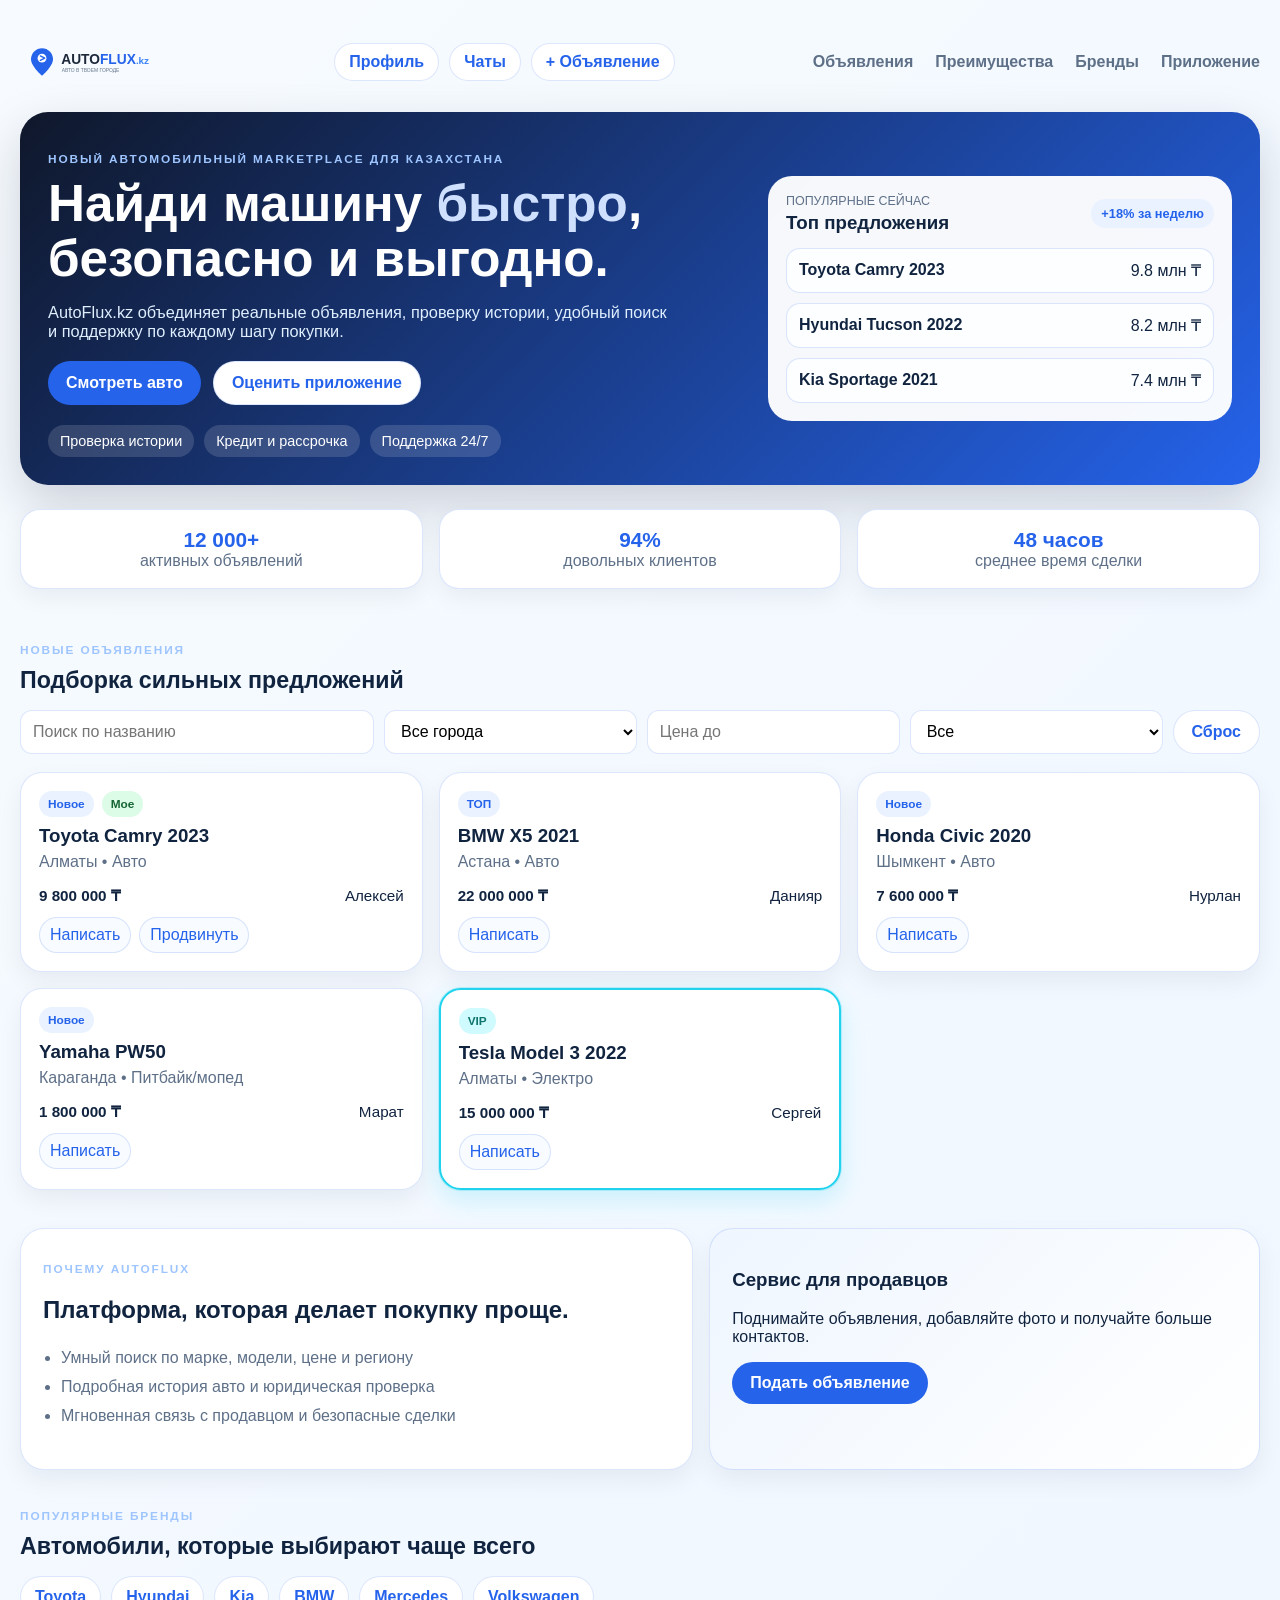
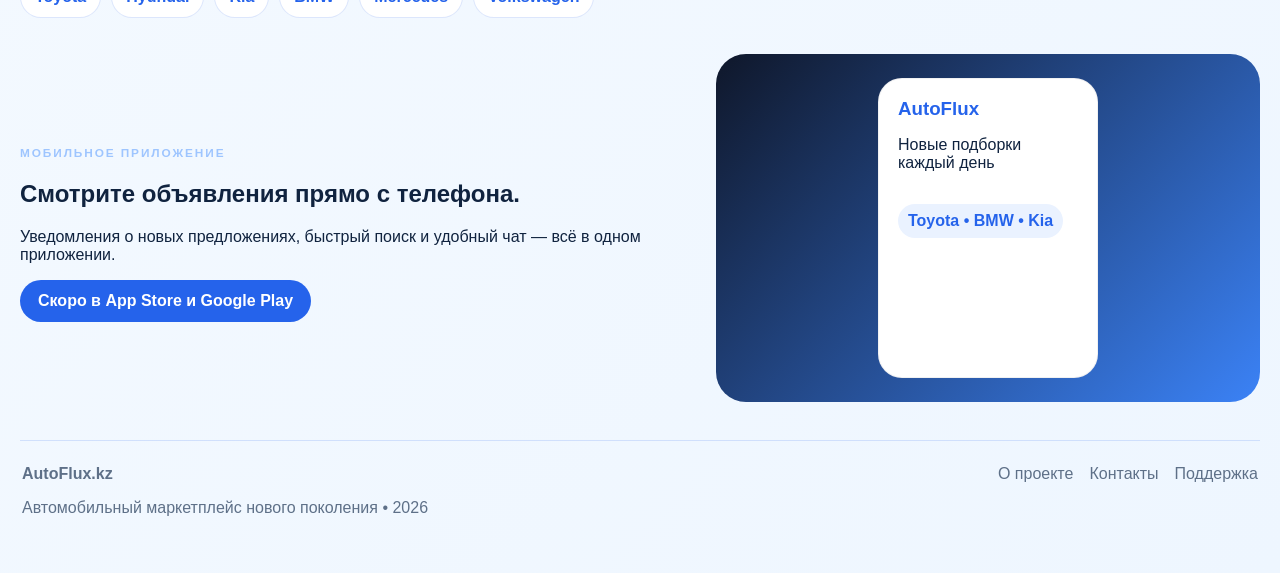
<file: autoflux.kz(claude edition)/index.html>
<!DOCTYPE html>
<html lang="ru">
  <head>
    <meta charset="UTF-8" />
    <meta name="viewport" content="width=device-width, initial-scale=1.0" />
    <title>AutoFlux.kz — автомобили в Казахстане</title>
    <meta
      name="description"
      content="AutoFlux.kz — новый автомобильный маркетплейс для поиска, продажи и проверки авто по Казахстану."
    />
    <link rel="stylesheet" href="styles.css" />
  </head>
  <body>
    <div class="site-shell">
      <header class="topbar">
        <a class="brand" href="#">
          <img src="assets/autoflux-logo.svg" alt="AutoFlux.kz логотип" />
        </a>
        <div class="topbar-actions">
          <button class="pill-btn" id="profileOpen">Профиль</button>
          <button class="pill-btn" id="chatsOpen">Чаты</button>
          <button class="pill-btn" id="addListingOpen">+ Объявление</button>
          <button class="mobile-toggle" aria-label="Открыть меню">☰</button>
        </div>
        <nav class="nav-links">
          <a href="#catalog">Объявления</a>
          <a href="#benefits">Преимущества</a>
          <a href="#brands">Бренды</a>
          <a href="#app">Приложение</a>
        </nav>
      </header>

      <main>
        <section class="hero">
          <div class="hero-copy">
            <p class="eyebrow">Новый автомобильный marketplace для Казахстана</p>
            <h1>Найди машину <span>быстро</span>, безопасно и выгодно.</h1>
            <p class="hero-text">
              AutoFlux.kz объединяет реальные объявления, проверку истории,
              удобный поиск и поддержку по каждому шагу покупки.
            </p>
            <div class="hero-actions">
              <a class="btn btn-primary" href="#catalog">Смотреть авто</a>
              <a class="btn btn-secondary" href="#app">Оценить приложение</a>
            </div>
            <div class="hero-tags">
              <span>Проверка истории</span>
              <span>Кредит и рассрочка</span>
              <span>Поддержка 24/7</span>
            </div>
          </div>

          <div class="hero-card">
            <div class="card-top">
              <div>
                <p class="card-label">Популярные сейчас</p>
                <h3>Топ предложения</h3>
              </div>
              <span class="pill">+18% за неделю</span>
            </div>
            <div class="mini-list">
              <div class="mini-item">
                <strong>Toyota Camry 2023</strong>
                <span>9.8 млн ₸</span>
              </div>
              <div class="mini-item">
                <strong>Hyundai Tucson 2022</strong>
                <span>8.2 млн ₸</span>
              </div>
              <div class="mini-item">
                <strong>Kia Sportage 2021</strong>
                <span>7.4 млн ₸</span>
              </div>
            </div>
          </div>
        </section>

        <section class="stats">
          <div class="stat-card">
            <strong>12 000+</strong>
            <span>активных объявлений</span>
          </div>
          <div class="stat-card">
            <strong>94%</strong>
            <span>довольных клиентов</span>
          </div>
          <div class="stat-card">
            <strong>48 часов</strong>
            <span>среднее время сделки</span>
          </div>
        </section>

        <section id="catalog" class="section">
          <div class="section-head">
            <div>
              <p class="eyebrow">Новые объявления</p>
              <h2>Подборка сильных предложений</h2>
            </div>
          </div>

          <div class="filters-panel">
            <input id="searchInput" type="text" placeholder="Поиск по названию" />
            <select id="cityFilter">
              <option value="">Все города</option>
              <option value="Алматы">Алматы</option>
              <option value="Астана">Астана</option>
              <option value="Шымкент">Шымкент</option>
              <option value="Караганда">Караганда</option>
            </select>
            <input id="priceFilter" type="number" min="0" placeholder="Цена до" />
            <select id="categoryFilter">
              <option value="all">Все</option>
              <option value="budget">До 2 млн ₸</option>
              <option value="pitbike">Питбайки/Мопеды</option>
              <option value="electric">Электро</option>
            </select>
            <button id="clearFilters" class="btn btn-secondary">Сброс</button>
          </div>

          <div id="listingsGrid" class="card-grid"></div>
        </section>

        <section id="benefits" class="section split-grid">
          <div class="panel">
            <p class="eyebrow">Почему AutoFlux</p>
            <h2>Платформа, которая делает покупку проще.</h2>
            <ul class="feature-list">
              <li>Умный поиск по марке, модели, цене и региону</li>
              <li>Подробная история авто и юридическая проверка</li>
              <li>Мгновенная связь с продавцом и безопасные сделки</li>
            </ul>
          </div>
          <div class="panel accent-panel">
            <h3>Сервис для продавцов</h3>
            <p>Поднимайте объявления, добавляйте фото и получайте больше контактов.</p>
            <a class="btn btn-primary" href="#catalog">Подать объявление</a>
          </div>
        </section>

        <section id="brands" class="section">
          <div class="section-head">
            <div>
              <p class="eyebrow">Популярные бренды</p>
              <h2>Автомобили, которые выбирают чаще всего</h2>
            </div>
          </div>
          <div class="brands-row">
            <span>Toyota</span>
            <span>Hyundai</span>
            <span>Kia</span>
            <span>BMW</span>
            <span>Mercedes</span>
            <span>Volkswagen</span>
          </div>
        </section>

        <section id="app" class="section app-section">
          <div class="app-copy">
            <p class="eyebrow">Мобильное приложение</p>
            <h2>Смотрите объявления прямо с телефона.</h2>
            <p>
              Уведомления о новых предложениях, быстрый поиск и удобный чат — всё в одном приложении.
            </p>
            <a class="btn btn-primary" href="#">Скоро в App Store и Google Play</a>
          </div>
          <div class="phone-card">
            <div class="phone-screen">
              <h3>AutoFlux</h3>
              <p>Новые подборки каждый день</p>
              <div class="phone-chip">Toyota • BMW • Kia</div>
            </div>
          </div>
        </section>
      </main>

      <footer class="footer">
        <div>
          <strong>AutoFlux.kz</strong>
          <p>Автомобильный маркетплейс нового поколения.</p>
        </div>
        <div>
          <a href="#">О проекте</a>
          <a href="#">Контакты</a>
          <a href="#">Поддержка</a>
        </div>
      </footer>
    </div>

    <div class="overlay hidden" id="overlay"></div>

    <div class="modal hidden" id="promoModal">
      <h3>Продвинуть объявление</h3>
      <p id="promoTitle">Объявление</p>
      <div class="promo-options">
        <button class="promo-option" data-promo-type="top">Поднять в ТОП — 500 ₸</button>
        <button class="promo-option" data-promo-type="vip">VIP-выделение — 1 000 ₸</button>
      </div>
    </div>

    <div class="modal hidden" id="profileModal">
      <div class="modal-tabs">
        <button class="tab-btn active" data-tab="profile">Профиль</button>
        <button class="tab-btn" data-tab="my-listings">Мои объявления</button>
      </div>
      <div class="tab-panel" id="profileTab">
        <form id="profileForm">
          <label>Имя
            <input type="text" id="profileName" required />
          </label>
          <label>Телефон / Telegram
            <input type="text" id="profileContact" required />
          </label>
          <label>Город по умолчанию
            <input type="text" id="profileCity" required />
          </label>
          <button class="btn btn-primary" type="submit">Сохранить</button>
        </form>
      </div>
      <div class="tab-panel hidden" id="myListingsTab">
        <div id="myListingsList"></div>
      </div>
    </div>

    <div class="modal hidden" id="chatsModal">
      <h3>Мои чаты</h3>
      <div id="chatsList"></div>
    </div>

    <div class="modal hidden" id="contactModal">
      <h3 id="contactTitle">Чат с продавцом</h3>
      <p id="contactOwner">Контакт</p>
      <div id="chatThread" class="chat-thread"></div>
      <textarea id="contactMessage" rows="2" placeholder="Ваше сообщение..."></textarea>
      <button class="btn btn-primary" id="sendContact">Отправить</button>
    </div>

    <div class="modal hidden" id="listingModal">
      <h3>Новое объявление</h3>
      <form id="listingForm">
        <label>Название
          <input type="text" id="listingTitle" required />
        </label>
        <label>Город
          <input type="text" id="listingCity" required />
        </label>
        <label>Цена
          <input type="number" id="listingPrice" required />
        </label>
        <label>Категория
          <select id="listingCategory">
            <option value="all">Все</option>
            <option value="budget">До 2 млн ₸</option>
            <option value="pitbike">Питбайки/Мопеды</option>
            <option value="electric">Электро</option>
          </select>
        </label>
        <button class="btn btn-primary" type="submit">Опубликовать</button>
      </form>
    </div>

    <script src="script.js"></script>
  </body>
</html>
</file>
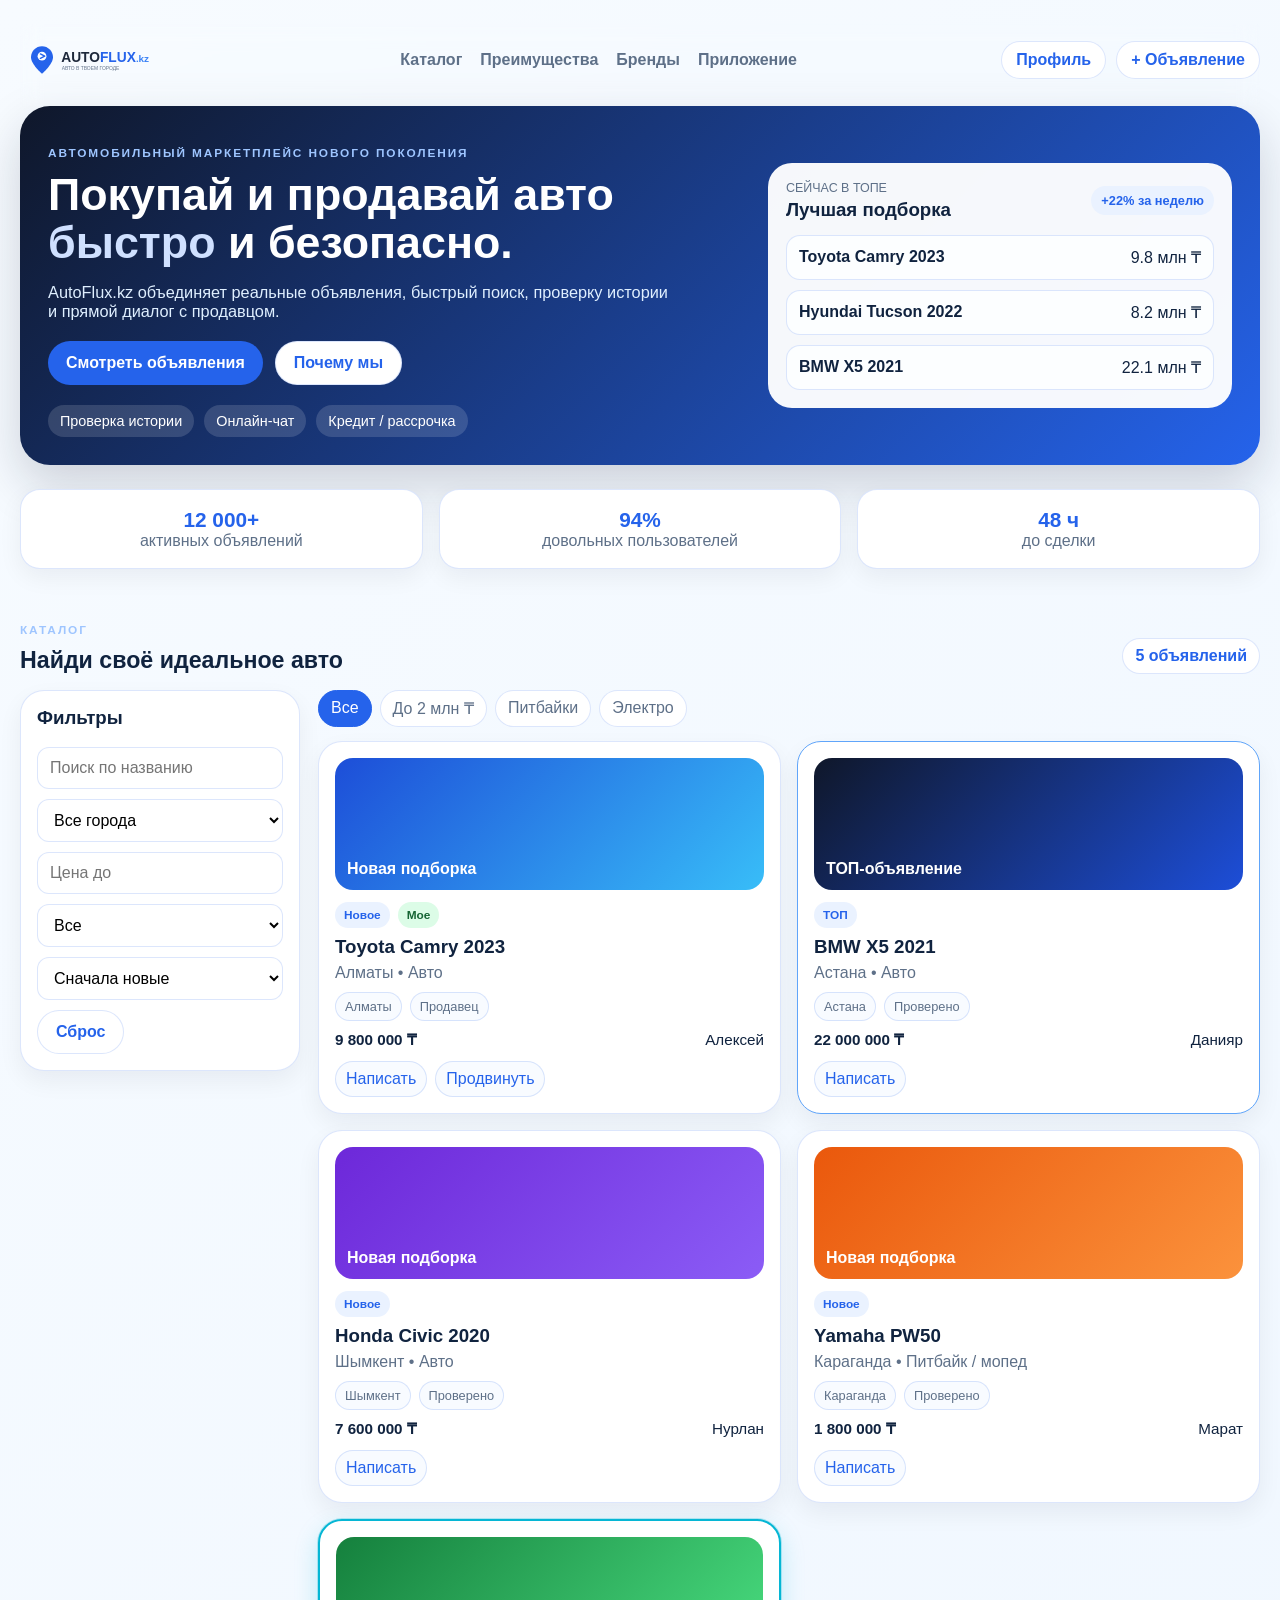
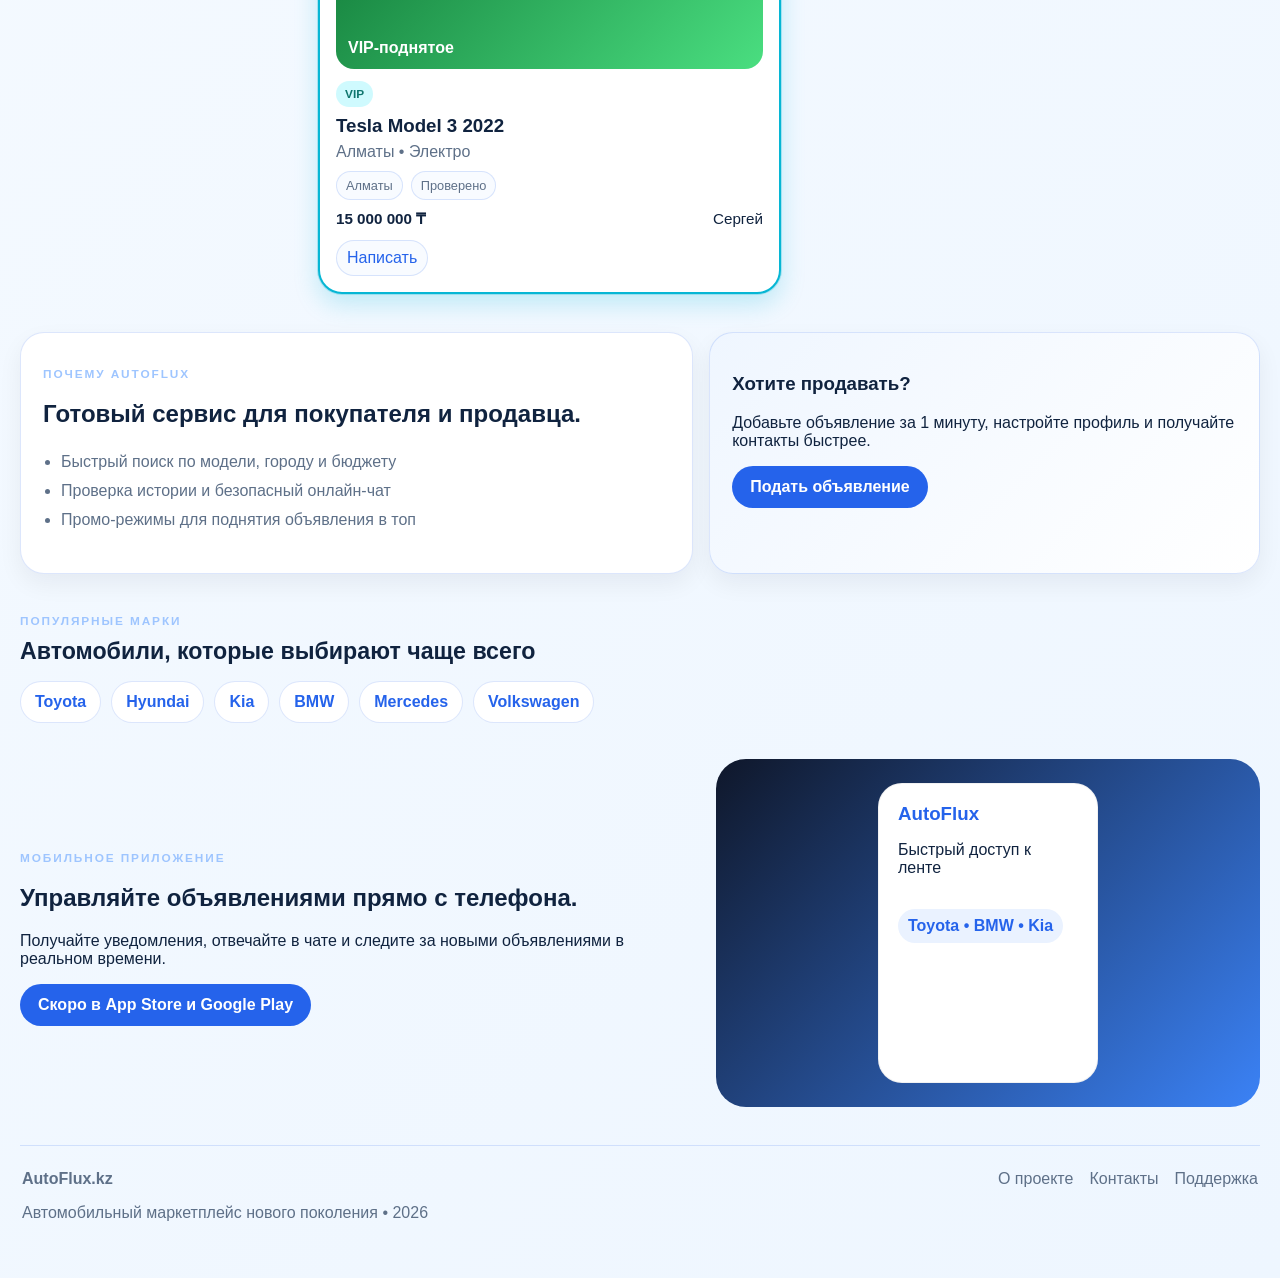
<file: autoflux.kz/index.html>
<!DOCTYPE html>
<html lang="ru">
  <head>
    <meta charset="UTF-8" />
    <meta name="viewport" content="width=device-width, initial-scale=1.0" />
    <title>AutoFlux.kz — автомобили в Казахстане</title>
    <meta name="description" content="AutoFlux.kz — современный автомобильный маркетплейс для Казахстана." />
    <link rel="stylesheet" href="styles.css" />
  </head>
  <body>
    <div class="site-shell">
      <header class="topbar">
        <a class="brand" href="#">
          <img src="assets/autoflux-logo.svg" alt="AutoFlux.kz логотип" />
        </a>
        <nav class="nav-links">
          <a href="#catalog">Каталог</a>
          <a href="#benefits">Преимущества</a>
          <a href="#brands">Бренды</a>
          <a href="#app">Приложение</a>
        </nav>
        <div class="topbar-actions">
          <button class="pill-btn" id="profileOpen">Профиль</button>
          <button class="pill-btn" id="addListingOpen">+ Объявление</button>
          <button class="mobile-toggle" aria-label="Открыть меню">☰</button>
        </div>
      </header>

      <main>
        <section class="hero">
          <div class="hero-copy">
            <p class="eyebrow">Автомобильный маркетплейс нового поколения</p>
            <h1>Покупай и продавай авто <span>быстро</span> и безопасно.</h1>
            <p class="hero-text">AutoFlux.kz объединяет реальные объявления, быстрый поиск, проверку истории и прямой диалог с продавцом.</p>
            <div class="hero-actions">
              <a class="btn btn-primary" href="#catalog">Смотреть объявления</a>
              <a class="btn btn-secondary" href="#benefits">Почему мы</a>
            </div>
            <div class="hero-tags">
              <span>Проверка истории</span>
              <span>Онлайн-чат</span>
              <span>Кредит / рассрочка</span>
            </div>
          </div>
          <div class="hero-card">
            <div class="card-top">
              <div>
                <p class="card-label">Сейчас в топе</p>
                <h3>Лучшая подборка</h3>
              </div>
              <span class="pill">+22% за неделю</span>
            </div>
            <div class="mini-list">
              <div class="mini-item"><strong>Toyota Camry 2023</strong><span>9.8 млн ₸</span></div>
              <div class="mini-item"><strong>Hyundai Tucson 2022</strong><span>8.2 млн ₸</span></div>
              <div class="mini-item"><strong>BMW X5 2021</strong><span>22.1 млн ₸</span></div>
            </div>
          </div>
        </section>

        <section class="stats">
          <div class="stat-card"><strong>12 000+</strong><span>активных объявлений</span></div>
          <div class="stat-card"><strong>94%</strong><span>довольных пользователей</span></div>
          <div class="stat-card"><strong>48 ч</strong><span>до сделки</span></div>
        </section>

        <section id="catalog" class="section">
          <div class="section-head">
            <div>
              <p class="eyebrow">Каталог</p>
              <h2>Найди своё идеальное авто</h2>
            </div>
            <div class="results-pill" id="resultsCount">0 объявлений</div>
          </div>

          <div class="catalog-shell">
            <aside class="filter-sidebar">
              <h3>Фильтры</h3>
              <input id="searchInput" type="text" placeholder="Поиск по названию" />
              <select id="cityFilter">
                <option value="">Все города</option>
                <option value="Алматы">Алматы</option>
                <option value="Астана">Астана</option>
                <option value="Шымкент">Шымкент</option>
                <option value="Караганда">Караганда</option>
              </select>
              <input id="priceFilter" type="number" min="0" placeholder="Цена до" />
              <select id="categoryFilter">
                <option value="all">Все</option>
                <option value="budget">До 2 млн ₸</option>
                <option value="pitbike">Питбайки / Мопеды</option>
                <option value="electric">Электро</option>
              </select>
              <select id="sortSelect">
                <option value="default">Сначала новые</option>
                <option value="price-asc">Цена ↑</option>
                <option value="price-desc">Цена ↓</option>
              </select>
              <button id="clearFilters" class="btn btn-secondary">Сброс</button>
            </aside>

            <div>
              <div class="chips-row">
                <button class="chip active" data-chip="all">Все</button>
                <button class="chip" data-chip="budget">До 2 млн ₸</button>
                <button class="chip" data-chip="pitbike">Питбайки</button>
                <button class="chip" data-chip="electric">Электро</button>
              </div>
              <div id="listingsGrid" class="card-grid"></div>
            </div>
          </div>
        </section>

        <section id="benefits" class="section split-grid">
          <div class="panel">
            <p class="eyebrow">Почему AutoFlux</p>
            <h2>Готовый сервис для покупателя и продавца.</h2>
            <ul class="feature-list">
              <li>Быстрый поиск по модели, городу и бюджету</li>
              <li>Проверка истории и безопасный онлайн-чат</li>
              <li>Промо-режимы для поднятия объявления в топ</li>
            </ul>
          </div>
          <div class="panel accent-panel">
            <h3>Хотите продавать?</h3>
            <p>Добавьте объявление за 1 минуту, настройте профиль и получайте контакты быстрее.</p>
            <button class="btn btn-primary" id="sellerCta">Подать объявление</button>
          </div>
        </section>

        <section id="brands" class="section">
          <div class="section-head">
            <div>
              <p class="eyebrow">Популярные марки</p>
              <h2>Автомобили, которые выбирают чаще всего</h2>
            </div>
          </div>
          <div class="brands-row">
            <span>Toyota</span><span>Hyundai</span><span>Kia</span><span>BMW</span><span>Mercedes</span><span>Volkswagen</span>
          </div>
        </section>

        <section id="app" class="section app-section">
          <div class="app-copy">
            <p class="eyebrow">Мобильное приложение</p>
            <h2>Управляйте объявлениями прямо с телефона.</h2>
            <p>Получайте уведомления, отвечайте в чате и следите за новыми объявлениями в реальном времени.</p>
            <a class="btn btn-primary" href="#">Скоро в App Store и Google Play</a>
          </div>
          <div class="phone-card"><div class="phone-screen"><h3>AutoFlux</h3><p>Быстрый доступ к ленте</p><div class="phone-chip">Toyota • BMW • Kia</div></div></div>
        </section>
      </main>

      <footer class="footer">
        <div><strong>AutoFlux.kz</strong><p>Автомобильный маркетплейс нового поколения.</p></div>
        <div><a href="#">О проекте</a><a href="#">Контакты</a><a href="#">Поддержка</a></div>
      </footer>
    </div>

    <div class="overlay hidden" id="overlay"></div>

    <div class="modal hidden" id="promoModal">
      <h3>Продвинуть объявление</h3>
      <p id="promoTitle">Объявление</p>
      <div class="promo-options">
        <button class="promo-option" data-promo-type="top">Поднять в ТОП — 500 ₸</button>
        <button class="promo-option" data-promo-type="vip">VIP-выделение — 1 000 ₸</button>
      </div>
    </div>

    <div class="modal hidden" id="profileModal">
      <div class="modal-tabs">
        <button class="tab-btn active" data-tab="profile">Профиль</button>
        <button class="tab-btn" data-tab="my-listings">Мои объявления</button>
      </div>
      <div class="tab-panel" id="profileTab">
        <form id="profileForm">
          <label>Имя<input type="text" id="profileName" required /></label>
          <label>Телефон / Telegram<input type="text" id="profileContact" required /></label>
          <label>Город по умолчанию<input type="text" id="profileCity" required /></label>
          <button class="btn btn-primary" type="submit">Сохранить</button>
        </form>
      </div>
      <div class="tab-panel hidden" id="myListingsTab"><div id="myListingsList"></div></div>
    </div>

    <div class="modal hidden" id="contactModal">
      <h3>Написать продавцу</h3>
      <p id="contactOwner">Контакт</p>
      <div class="chat-thread" id="chatThread"></div>
      <div class="chat-row">
        <input id="contactMessage" type="text" placeholder="Ваше сообщение..." />
        <button class="btn btn-primary" id="sendContact">Отправить</button>
      </div>
    </div>

    <div class="modal hidden" id="listingModal">
      <h3>Новое объявление</h3>
      <form id="listingForm">
        <label>Название<input type="text" id="listingTitle" required /></label>
        <label>Город<input type="text" id="listingCity" required /></label>
        <label>Цена<input type="number" id="listingPrice" required /></label>
        <label>Категория<select id="listingCategory"><option value="all">Все</option><option value="budget">До 2 млн ₸</option><option value="pitbike">Питбайки / Мопеды</option><option value="electric">Электро</option></select></label>
        <button class="btn btn-primary" type="submit">Опубликовать</button>
      </form>
    </div>

    <script src="script.js"></script>
  </body>
</html>
</file>
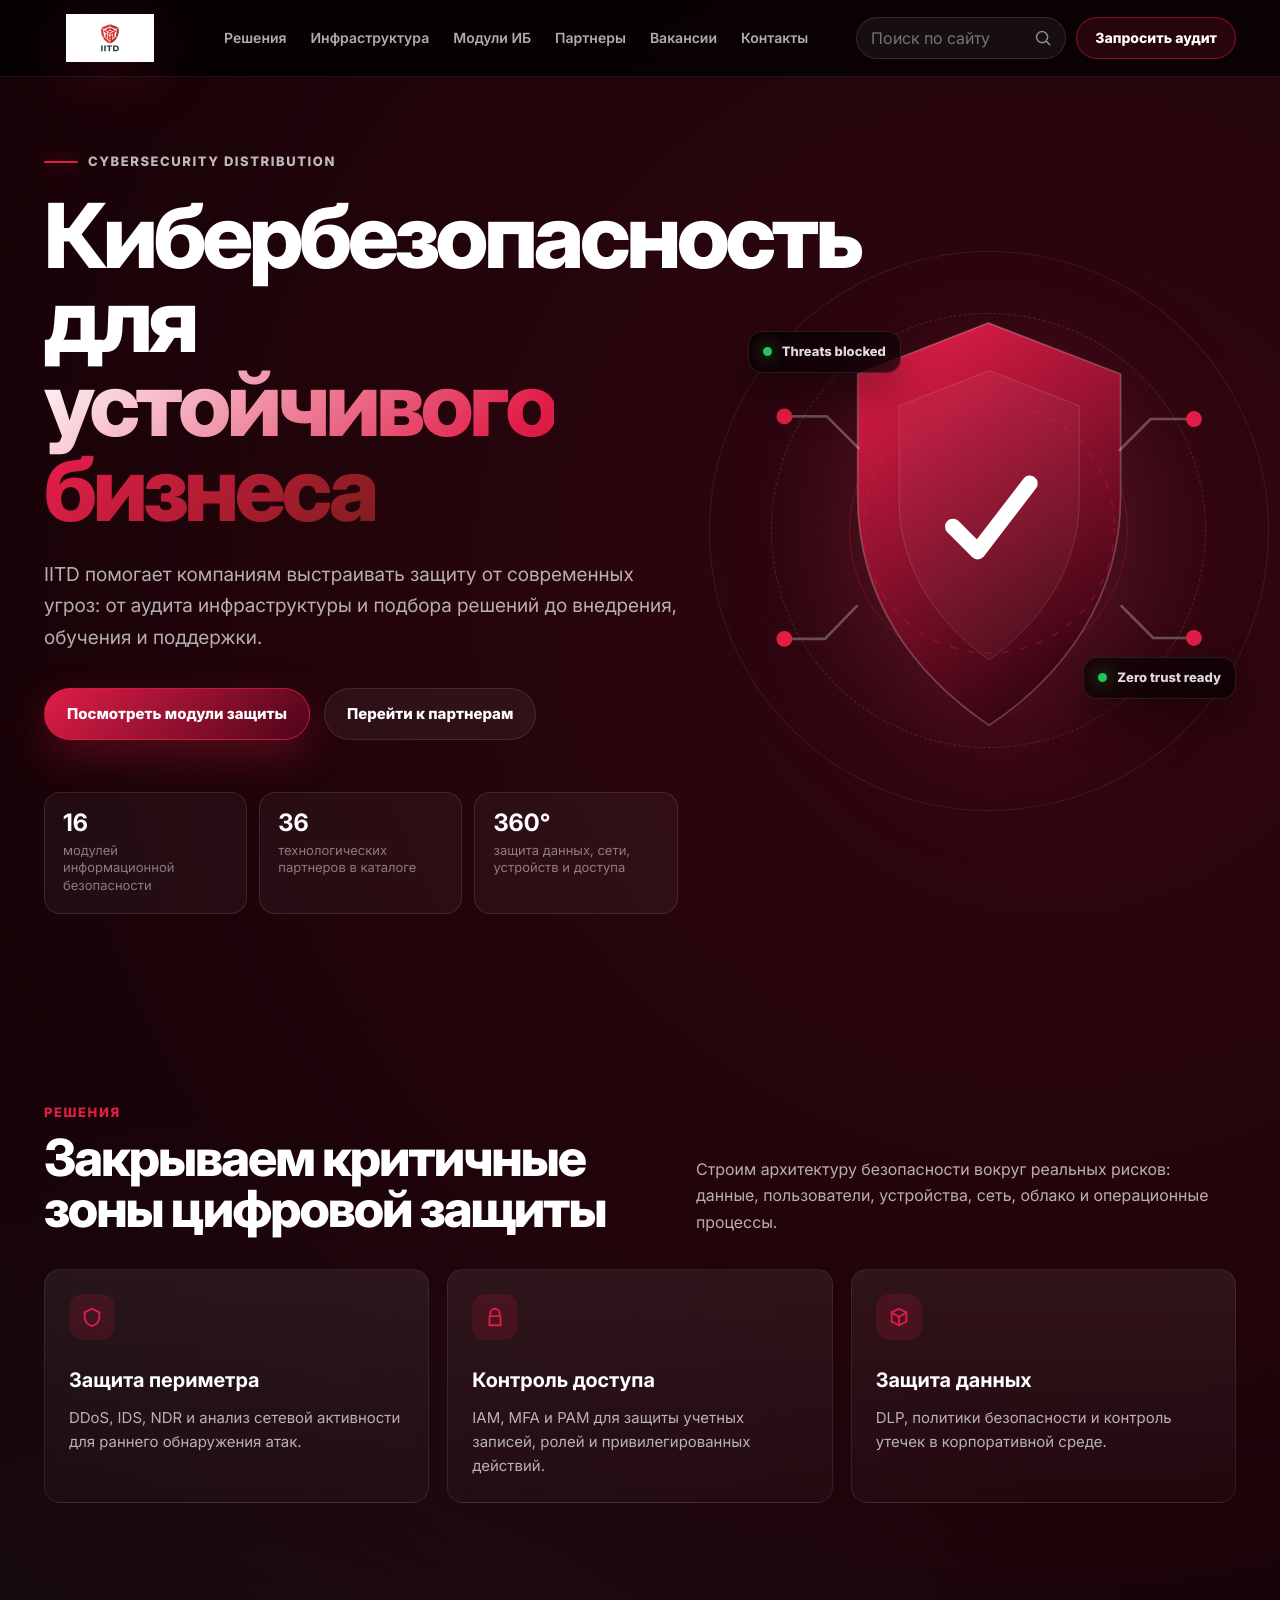
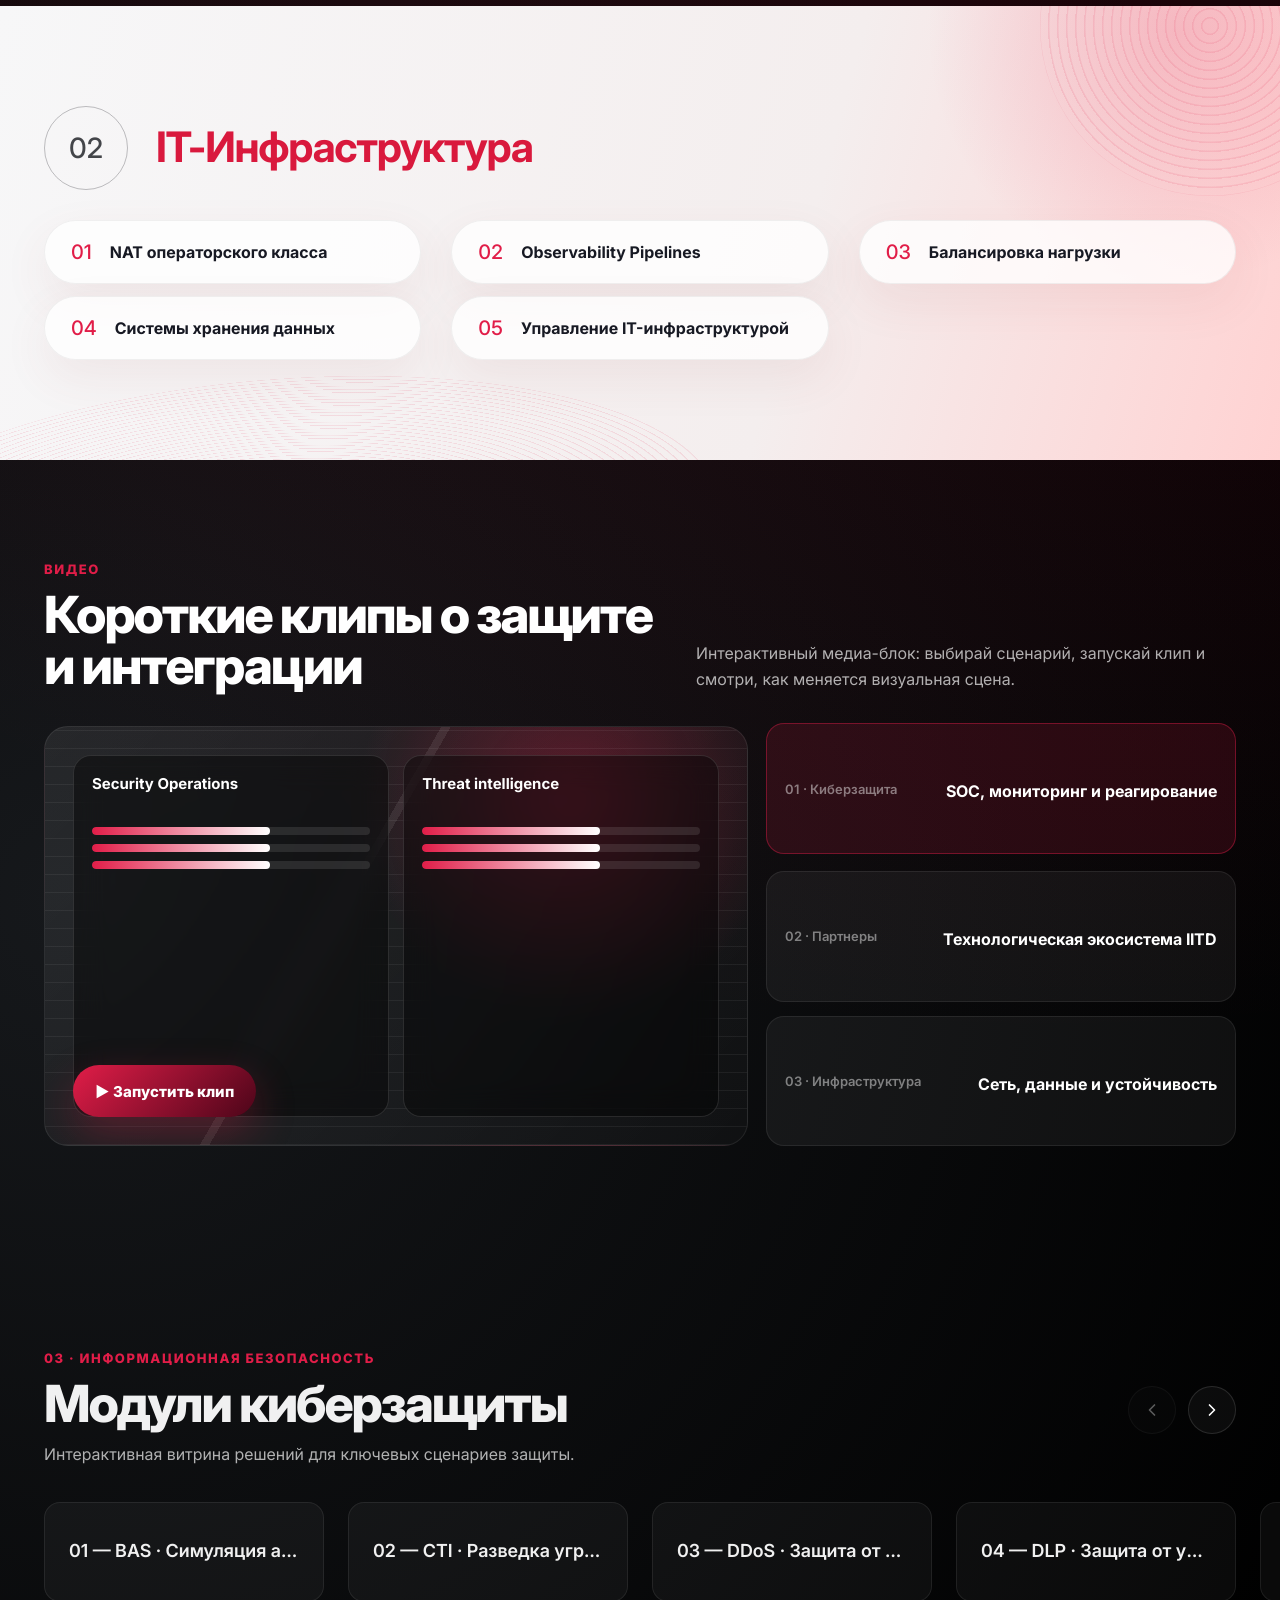
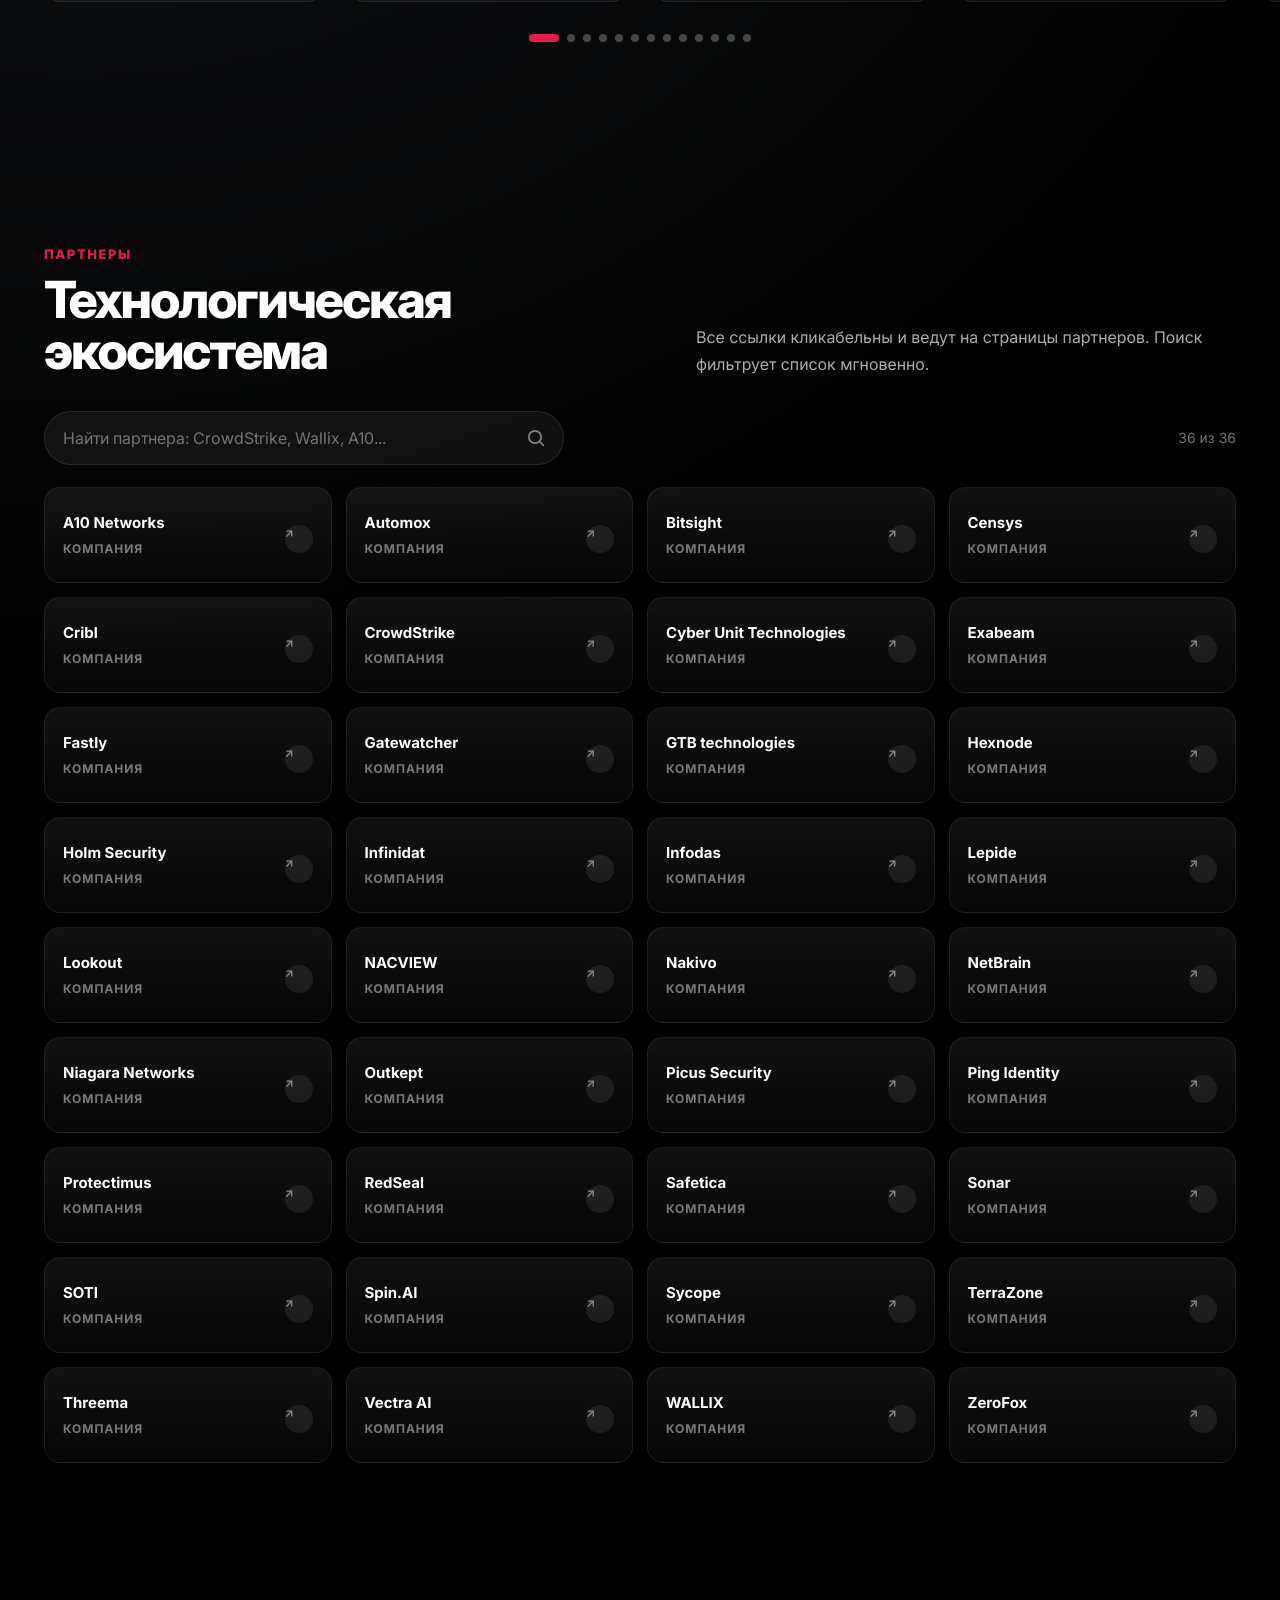
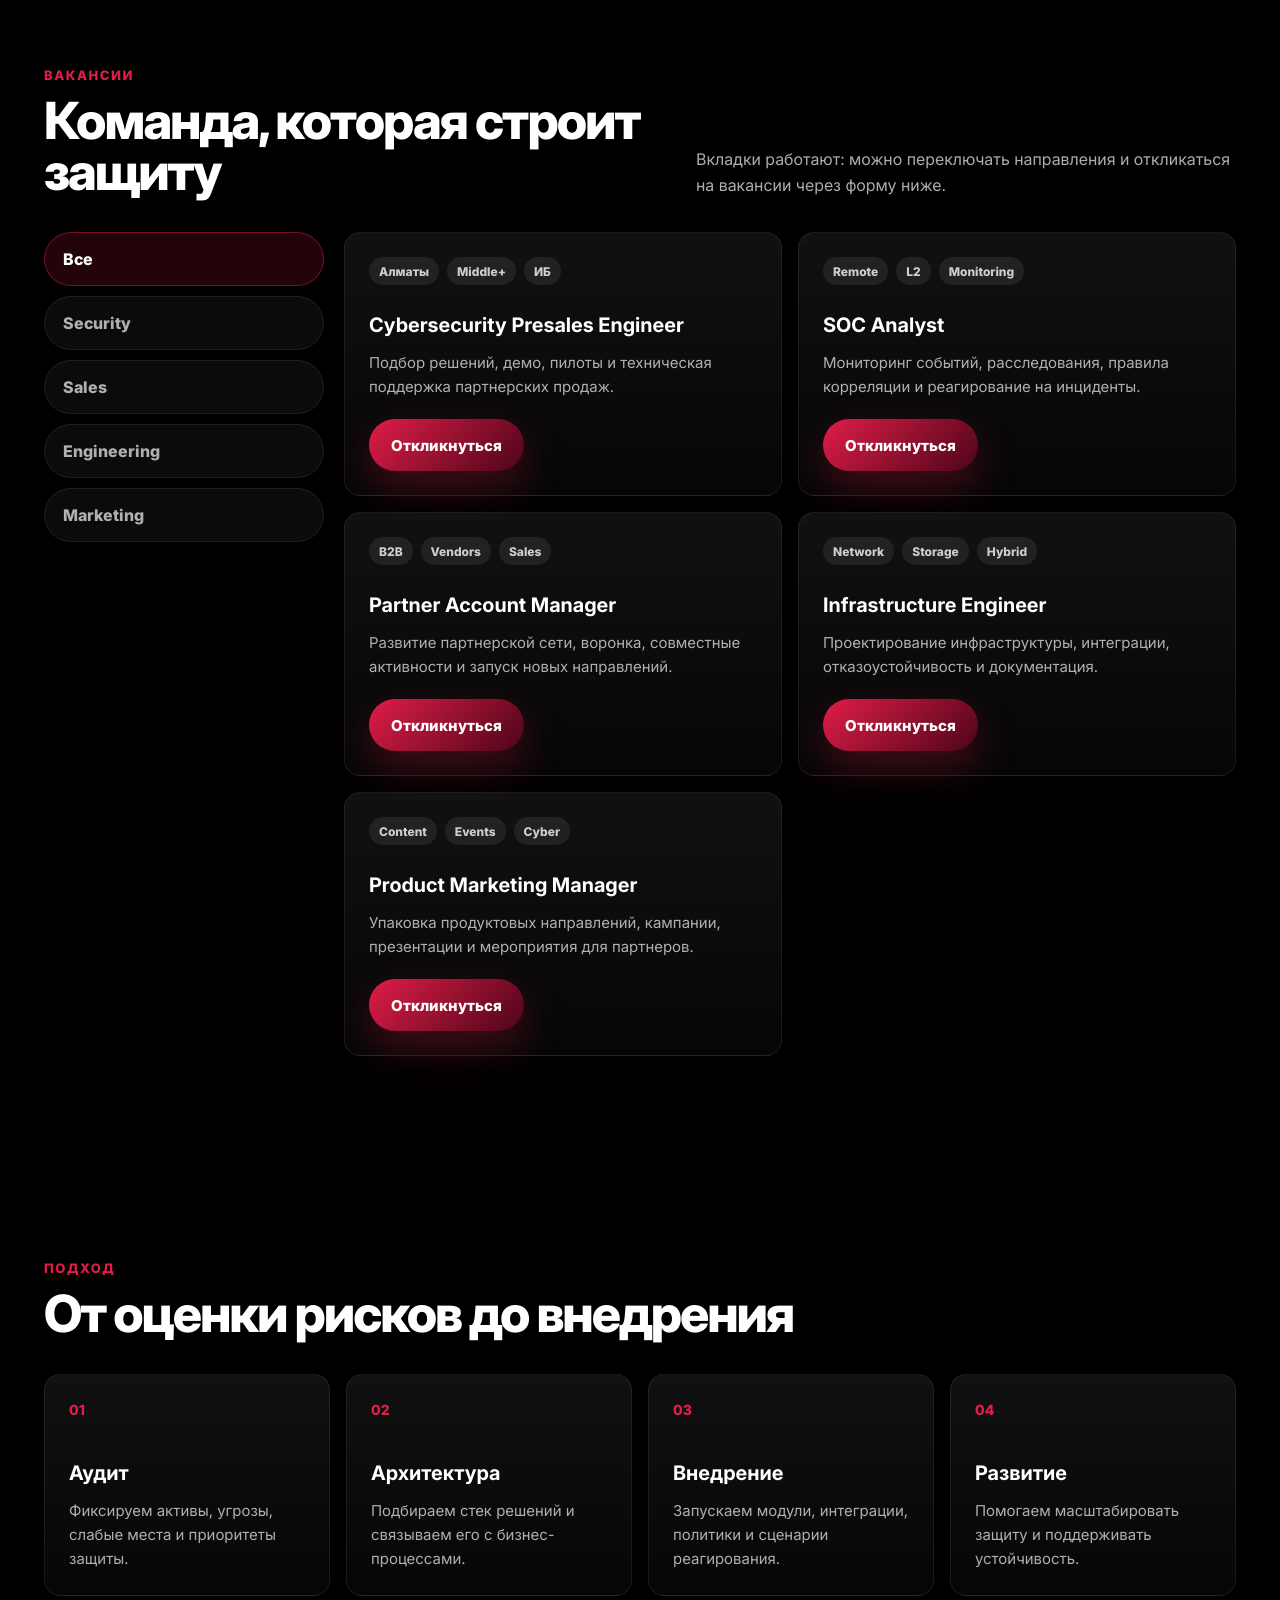
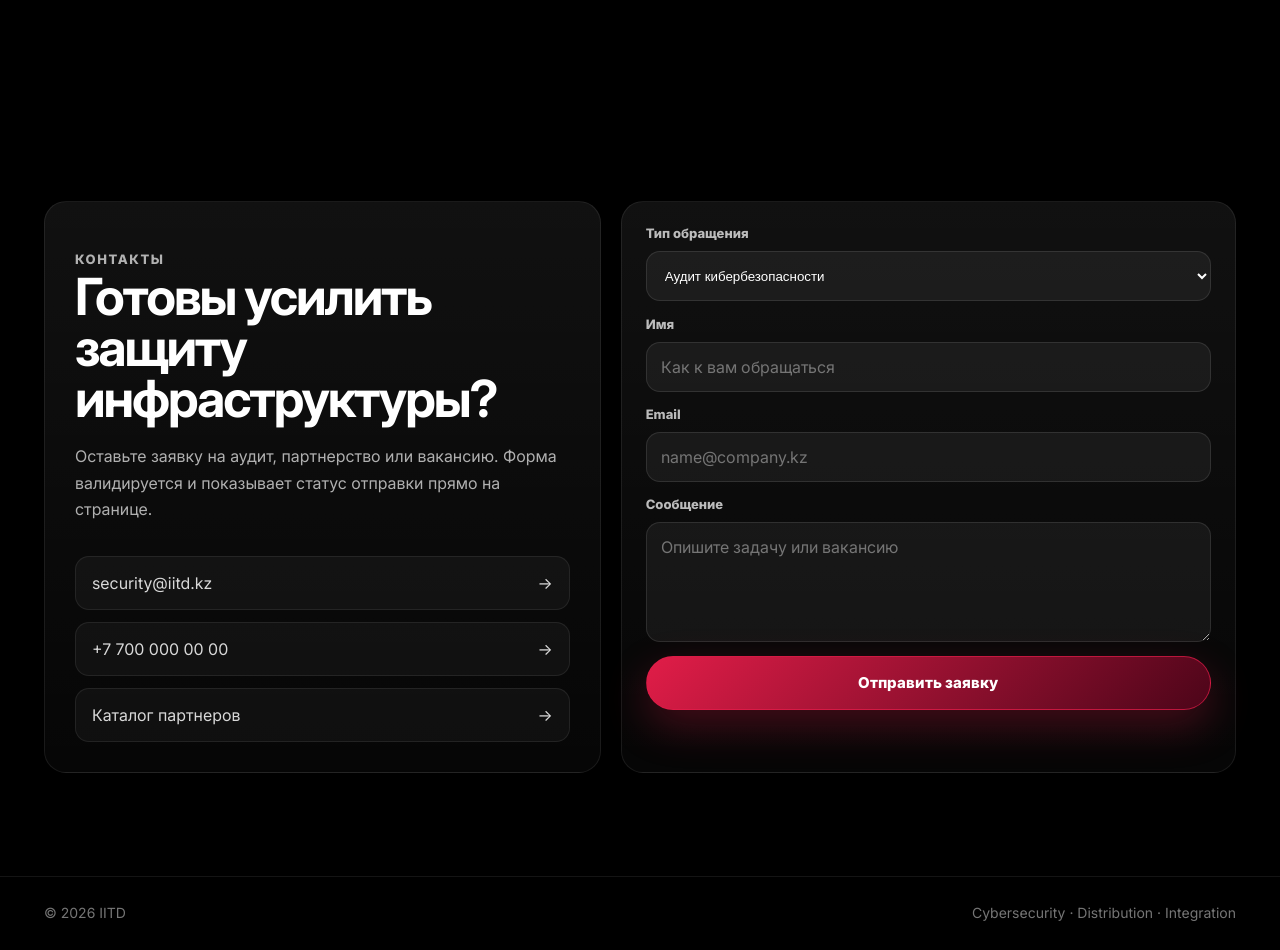
<file: senior-frontend-developer-itld-distribution-visual/index.html>
<!DOCTYPE html>
<html lang="ru">
<head>
  <meta charset="UTF-8">
  <meta name="viewport" content="width=device-width, initial-scale=1.0">
  <title>IITD | Кибербезопасность и IT-дистрибуция</title>

  <link rel="preconnect" href="https://fonts.googleapis.com">
  <link rel="preconnect" href="https://fonts.gstatic.com" crossorigin>
  <link href="https://fonts.googleapis.com/css2?family=Inter:wght@400;500;600;700;800&display=swap" rel="stylesheet">
  <link rel="stylesheet" href="https://cdn.jsdelivr.net/npm/swiper@11/swiper-bundle.min.css">

  <style>
    :root {
      --black: #000000;
      --white: #ffffff;
      --ink: #111318;
      --muted: rgba(255, 255, 255, 0.68);
      --soft: rgba(255, 255, 255, 0.46);
      --line: rgba(255, 255, 255, 0.1);
      --panel: rgba(255, 255, 255, 0.05);
      --panel-strong: rgba(255, 255, 255, 0.08);
      --red: #e11d48;
      --red-dark: #4c0519;
      --red-soft: rgba(225, 29, 72, 0.18);
      --cream: #f5f2f2;
      --max: 1240px;
      --radius: 16px;
      --ease: cubic-bezier(0.25, 1, 0.5, 1);
    }

    * {
      box-sizing: border-box;
    }

    html {
      scroll-behavior: smooth;
      background: var(--black);
    }

    body {
      min-height: 100vh;
      margin: 0;
      color: var(--white);
      background:
        radial-gradient(circle at 82% 8%, rgba(225, 29, 72, 0.23), transparent 30%),
        radial-gradient(circle at 6% 34%, rgba(148, 163, 184, 0.15), transparent 28%),
        #000000;
      font-family: "Inter", system-ui, -apple-system, BlinkMacSystemFont, "Segoe UI", sans-serif;
      -webkit-font-smoothing: antialiased;
      text-rendering: geometricPrecision;
      overflow-x: hidden;
    }

    body::before {
      content: "";
      position: fixed;
      inset: 0;
      z-index: -2;
      pointer-events: none;
      background-image:
        linear-gradient(rgba(255, 255, 255, 0.045) 1px, transparent 1px),
        linear-gradient(90deg, rgba(255, 255, 255, 0.045) 1px, transparent 1px);
      background-size: 72px 72px;
      mask-image: linear-gradient(180deg, rgba(0, 0, 0, 0.9), transparent 86%);
    }

    body::after {
      content: "";
      position: fixed;
      inset: 0;
      z-index: -1;
      pointer-events: none;
      background: linear-gradient(180deg, transparent, #000000 74%);
    }

    a {
      color: inherit;
      text-decoration: none;
    }

    button,
    input,
    textarea {
      font: inherit;
    }

    button {
      cursor: pointer;
    }

    .site-header {
      position: sticky;
      top: 0;
      z-index: 40;
      border-bottom: 1px solid rgba(255, 255, 255, 0.08);
      background: rgba(0, 0, 0, 0.74);
      backdrop-filter: blur(18px);
    }

    .nav {
      width: min(100%, var(--max));
      min-height: 76px;
      display: flex;
      align-items: center;
      justify-content: space-between;
      gap: 20px;
      margin: 0 auto;
      padding: 0 24px;
    }

    .logo {
      display: inline-flex;
      align-items: center;
      flex: 0 0 auto;
    }

    .logo img {
      width: 132px;
      height: 48px;
      object-fit: contain;
      filter: drop-shadow(0 12px 28px rgba(225, 29, 72, 0.18));
    }

    .nav-links {
      display: flex;
      align-items: center;
      justify-content: center;
      gap: clamp(12px, 2vw, 24px);
      color: var(--muted);
      font-size: 14px;
      font-weight: 600;
    }

    .nav-links a {
      white-space: nowrap;
      transition: color 0.25s ease;
    }

    .nav-links a:hover {
      color: var(--white);
    }

    .header-tools {
      display: flex;
      align-items: center;
      gap: 10px;
      flex: 0 0 auto;
    }

    .search-mini {
      position: relative;
      width: 210px;
    }

    .search-mini input {
      width: 100%;
      height: 42px;
      padding: 0 40px 0 14px;
      border: 1px solid rgba(255, 255, 255, 0.12);
      border-radius: 999px;
      color: var(--white);
      background: rgba(255, 255, 255, 0.05);
      outline: none;
      transition: all 0.25s ease;
    }

    .search-mini input:focus {
      border-color: rgba(225, 29, 72, 0.58);
      box-shadow: 0 0 0 4px rgba(225, 29, 72, 0.12);
    }

    .search-mini svg {
      position: absolute;
      right: 14px;
      top: 50%;
      width: 18px;
      height: 18px;
      color: rgba(255, 255, 255, 0.52);
      transform: translateY(-50%);
    }

    .header-action {
      display: inline-flex;
      align-items: center;
      justify-content: center;
      min-height: 42px;
      padding: 0 18px;
      border: 1px solid rgba(225, 29, 72, 0.52);
      border-radius: 999px;
      color: var(--white);
      background: rgba(225, 29, 72, 0.14);
      font-size: 14px;
      font-weight: 800;
      transition: all 0.3s var(--ease);
    }

    .header-action:hover {
      background: var(--red);
      box-shadow: 0 14px 32px rgba(225, 29, 72, 0.24);
      transform: translateY(-2px);
    }

    .section-inner {
      width: min(100%, var(--max));
      margin: 0 auto;
      padding: 0 24px;
    }

    .hero {
      position: relative;
      min-height: calc(100vh - 76px);
      display: grid;
      align-items: center;
      overflow: hidden;
    }

    .hero-inner {
      position: relative;
      z-index: 2;
      width: min(100%, var(--max));
      display: grid;
      grid-template-columns: minmax(0, 1fr) minmax(360px, 0.78fr);
      align-items: center;
      gap: clamp(36px, 5vw, 76px);
      margin: 0 auto;
      padding: 70px 24px 88px;
    }

    .eyebrow {
      display: inline-flex;
      align-items: center;
      gap: 10px;
      margin: 0 0 24px;
      color: rgba(255, 255, 255, 0.72);
      font-size: 13px;
      font-weight: 800;
      letter-spacing: 0.12em;
      text-transform: uppercase;
    }

    .eyebrow::before {
      content: "";
      width: 34px;
      height: 2px;
      border-radius: 999px;
      background: var(--red);
      box-shadow: 0 0 18px rgba(225, 29, 72, 0.8);
    }

    .hero h1 {
      max-width: 800px;
      margin: 0;
      color: var(--white);
      font-size: clamp(44px, 7vw, 92px);
      font-weight: 800;
      line-height: 0.94;
      letter-spacing: -0.05em;
    }

    .hero h1 span {
      color: transparent;
      background: linear-gradient(135deg, #ffffff 0%, #e11d48 58%, #7f1d1d 100%);
      -webkit-background-clip: text;
      background-clip: text;
    }

    .hero-copy {
      max-width: 650px;
      margin: 28px 0 0;
      color: var(--muted);
      font-size: clamp(17px, 1.5vw, 20px);
      line-height: 1.65;
    }

    .hero-actions {
      display: flex;
      flex-wrap: wrap;
      gap: 14px;
      margin-top: 34px;
    }

    .button-primary,
    .button-secondary {
      display: inline-flex;
      align-items: center;
      justify-content: center;
      min-height: 52px;
      padding: 0 22px;
      border-radius: 999px;
      font-size: 15px;
      font-weight: 800;
      transition: all 0.32s var(--ease);
    }

    .button-primary {
      border: 1px solid rgba(225, 29, 72, 0.72);
      color: var(--white);
      background: linear-gradient(135deg, var(--red), var(--red-dark));
      box-shadow: 0 16px 42px rgba(225, 29, 72, 0.28);
    }

    .button-secondary {
      border: 1px solid var(--line);
      color: var(--white);
      background: rgba(255, 255, 255, 0.05);
    }

    .button-primary:hover,
    .button-secondary:hover {
      transform: translateY(-3px);
    }

    .hero-stats {
      display: grid;
      grid-template-columns: repeat(3, minmax(0, 1fr));
      gap: 12px;
      margin-top: 52px;
    }

    .stat {
      padding: 18px;
      border: 1px solid var(--line);
      border-radius: var(--radius);
      background: rgba(255, 255, 255, 0.04);
    }

    .stat strong {
      display: block;
      font-size: 24px;
      line-height: 1;
    }

    .stat span {
      display: block;
      margin-top: 8px;
      color: var(--soft);
      font-size: 13px;
      line-height: 1.35;
    }

    .hero-visual {
      position: relative;
      min-height: 560px;
      display: grid;
      place-items: center;
    }

    .cyber-orbit {
      position: absolute;
      width: min(46vw, 560px);
      aspect-ratio: 1;
      border: 1px solid rgba(255, 255, 255, 0.08);
      border-radius: 50%;
      background:
        radial-gradient(circle at center, rgba(225, 29, 72, 0.2), transparent 34%),
        radial-gradient(circle at center, rgba(255, 255, 255, 0.06), transparent 62%);
      animation: spin 32s linear infinite;
    }

    .cyber-orbit::before,
    .cyber-orbit::after {
      content: "";
      position: absolute;
      inset: 11%;
      border: 1px dashed rgba(255, 255, 255, 0.13);
      border-radius: 50%;
    }

    .cyber-orbit::after {
      inset: 25%;
      border-style: solid;
      border-color: rgba(225, 29, 72, 0.28);
      animation: spin 18s linear infinite reverse;
    }

    .security-illustration {
      position: relative;
      width: min(100%, 520px);
      filter: drop-shadow(0 34px 62px rgba(225, 29, 72, 0.18));
    }

    .security-illustration svg {
      width: 100%;
      height: auto;
      display: block;
    }

    .float-card {
      position: absolute;
      display: flex;
      align-items: center;
      gap: 10px;
      padding: 12px 14px;
      border: 1px solid rgba(255, 255, 255, 0.1);
      border-radius: 14px;
      color: rgba(255, 255, 255, 0.86);
      background: rgba(0, 0, 0, 0.62);
      box-shadow: 0 18px 44px rgba(0, 0, 0, 0.36);
      backdrop-filter: blur(16px);
      font-size: 13px;
      font-weight: 800;
      animation: float 5s ease-in-out infinite;
    }

    .float-card::before {
      content: "";
      width: 9px;
      height: 9px;
      border-radius: 50%;
      background: #22c55e;
      box-shadow: 0 0 16px rgba(34, 197, 94, 0.8);
    }

    .float-card.one {
      top: 80px;
      left: 6px;
    }

    .float-card.two {
      right: 0;
      bottom: 112px;
      animation-delay: -2s;
    }

    .section {
      padding: clamp(68px, 8vw, 116px) 0;
    }

    .section-head {
      display: flex;
      align-items: end;
      justify-content: space-between;
      gap: 28px;
      margin-bottom: 34px;
    }

    .section-kicker {
      margin: 0 0 12px;
      color: var(--red);
      font-size: 13px;
      font-weight: 800;
      letter-spacing: 0.12em;
      text-transform: uppercase;
    }

    .section-title {
      max-width: 780px;
      margin: 0;
      font-size: clamp(30px, 4vw, 54px);
      font-weight: 800;
      line-height: 1;
      letter-spacing: -0.04em;
    }

    .section-text {
      max-width: 540px;
      margin: 0;
      color: var(--muted);
      font-size: 16px;
      line-height: 1.65;
    }

    .solutions-grid {
      display: grid;
      grid-template-columns: repeat(3, minmax(0, 1fr));
      gap: 18px;
    }

    .solution-card,
    .process-card,
    .job-card,
    .partner-card,
    .cta-panel {
      border: 1px solid rgba(255, 255, 255, 0.08);
      border-radius: var(--radius);
      background: linear-gradient(180deg, rgba(255, 255, 255, 0.065), rgba(255, 255, 255, 0.025));
    }

    .solution-card {
      min-height: 230px;
      padding: 24px;
      transition: all 0.35s var(--ease);
    }

    .solution-card:hover {
      border-color: rgba(225, 29, 72, 0.34);
      box-shadow: 0 20px 60px rgba(225, 29, 72, 0.12);
      transform: translateY(-5px);
    }

    .solution-icon {
      width: 46px;
      height: 46px;
      display: grid;
      place-items: center;
      margin-bottom: 28px;
      border-radius: 14px;
      background: rgba(225, 29, 72, 0.14);
      color: var(--red);
    }

    .solution-icon svg {
      width: 22px;
      height: 22px;
    }

    .solution-card h3,
    .process-card h3,
    .job-card h3 {
      margin: 0;
      font-size: 20px;
      line-height: 1.2;
    }

    .solution-card p,
    .process-card p,
    .job-card p {
      margin: 14px 0 0;
      color: var(--muted);
      font-size: 15px;
      line-height: 1.6;
    }

    .infra-section {
      position: relative;
      overflow: hidden;
      padding: clamp(58px, 8vw, 100px) 0;
      color: var(--ink);
      background:
        radial-gradient(circle at 92% 6%, rgba(225, 29, 72, 0.2), transparent 20%),
        linear-gradient(105deg, #f7f7f8 0%, #f4eeee 62%, #ffd2d2 100%);
    }

    .infra-section::before,
    .infra-section::after {
      content: "";
      position: absolute;
      pointer-events: none;
      opacity: 0.5;
      background:
        repeating-radial-gradient(ellipse at center, transparent 0 7px, rgba(225, 29, 72, 0.22) 8px 9px);
      transform: rotate(-10deg);
    }

    .infra-section::before {
      right: -100px;
      top: -150px;
      width: 340px;
      height: 340px;
      border-radius: 50%;
    }

    .infra-section::after {
      left: -180px;
      bottom: -240px;
      width: 900px;
      height: 320px;
      border-radius: 50%;
      transform: rotate(-5deg);
    }

    .infra-head {
      position: relative;
      z-index: 1;
      display: flex;
      align-items: center;
      gap: 28px;
      margin-bottom: 30px;
    }

    .infra-number {
      width: 84px;
      height: 84px;
      display: grid;
      place-items: center;
      flex: 0 0 auto;
      border: 1px solid rgba(17, 19, 24, 0.26);
      border-radius: 50%;
      color: rgba(17, 19, 24, 0.78);
      font-size: 28px;
      font-weight: 500;
    }

    .infra-head h2 {
      margin: 0;
      color: #d9193d;
      font-size: clamp(28px, 4vw, 42px);
      font-weight: 700;
      letter-spacing: -0.03em;
    }

    .infra-grid {
      position: relative;
      z-index: 1;
      display: grid;
      grid-template-columns: repeat(3, minmax(0, 1fr));
      gap: 12px 30px;
    }

    .infra-pill {
      min-height: 64px;
      display: flex;
      align-items: center;
      gap: 18px;
      padding: 0 26px;
      border: 1px solid rgba(17, 19, 24, 0.06);
      border-radius: 999px;
      color: #171923;
      background: rgba(255, 255, 255, 0.78);
      box-shadow: 0 18px 48px rgba(148, 66, 66, 0.08);
      font-size: 16px;
      font-weight: 700;
      transition: all 0.32s var(--ease);
    }

    .infra-pill:hover {
      color: #ffffff;
      background: linear-gradient(135deg, #e11d48, #4c0519);
      transform: translateY(-4px);
    }

    .infra-pill span {
      color: #e11d48;
      font-size: 20px;
      font-weight: 500;
      transition: color 0.32s var(--ease);
    }

    .infra-pill:hover span {
      color: #ffffff;
    }

    .media-grid {
      display: grid;
      grid-template-columns: minmax(0, 1.2fr) minmax(300px, 0.8fr);
      gap: 18px;
    }

    .clip-stage {
      position: relative;
      min-height: 420px;
      overflow: hidden;
      border: 1px solid rgba(255, 255, 255, 0.08);
      border-radius: 24px;
      background:
        radial-gradient(circle at 75% 18%, rgba(225, 29, 72, 0.32), transparent 34%),
        linear-gradient(135deg, rgba(255, 255, 255, 0.08), rgba(255, 255, 255, 0.025));
    }

    .clip-stage::before {
      content: "";
      position: absolute;
      inset: 0;
      background-image:
        linear-gradient(120deg, transparent 0 42%, rgba(255, 255, 255, 0.08) 42% 43%, transparent 43% 100%),
        repeating-linear-gradient(0deg, rgba(255, 255, 255, 0.06) 0 1px, transparent 1px 18px);
      animation: scan 7s linear infinite;
    }

    .clip-hud {
      position: absolute;
      inset: 28px;
      display: grid;
      grid-template-columns: repeat(2, minmax(0, 1fr));
      gap: 14px;
    }

    .hud-card {
      min-height: 128px;
      padding: 18px;
      border: 1px solid rgba(255, 255, 255, 0.12);
      border-radius: 18px;
      background: rgba(0, 0, 0, 0.42);
      backdrop-filter: blur(16px);
    }

    .hud-card strong {
      display: block;
      margin-bottom: 34px;
      color: #ffffff;
      font-size: 15px;
    }

    .hud-line {
      height: 8px;
      margin-top: 9px;
      overflow: hidden;
      border-radius: 999px;
      background: rgba(255, 255, 255, 0.1);
    }

    .hud-line::before {
      content: "";
      display: block;
      width: 64%;
      height: 100%;
      border-radius: inherit;
      background: linear-gradient(90deg, #e11d48, #ffffff);
      animation: pulseWidth 3s var(--ease) infinite;
    }

    .clip-play {
      position: absolute;
      left: 28px;
      bottom: 28px;
      z-index: 2;
      gap: 10px;
      border: 0;
    }

    .clip-list {
      display: grid;
      gap: 14px;
    }

    .clip-button {
      min-height: 92px;
      display: flex;
      align-items: center;
      justify-content: space-between;
      gap: 18px;
      padding: 18px;
      border: 1px solid rgba(255, 255, 255, 0.08);
      border-radius: 18px;
      color: #ffffff;
      background: rgba(255, 255, 255, 0.05);
      text-align: left;
      transition: all 0.3s var(--ease);
    }

    .clip-button:hover,
    .clip-button.is-active {
      border-color: rgba(225, 29, 72, 0.42);
      background: rgba(225, 29, 72, 0.14);
      transform: translateY(-3px);
    }

    .clip-button span {
      display: block;
      color: var(--soft);
      font-size: 13px;
      font-weight: 600;
    }

    .clip-button strong {
      display: block;
      margin-top: 5px;
      font-size: 16px;
    }

    .modules-section {
      padding: clamp(68px, 8vw, 116px) 0;
      overflow: hidden;
    }

    .modules-header {
      display: flex;
      align-items: center;
      justify-content: space-between;
      gap: 24px;
      margin-bottom: 34px;
    }

    .modules-title {
      margin: 0;
      color: rgba(255, 255, 255, 0.94);
      font-size: clamp(30px, 4vw, 54px);
      font-weight: 800;
      line-height: 1;
      letter-spacing: -0.04em;
    }

    .modules-subtitle {
      margin: 12px 0 0;
      color: var(--muted);
      font-size: 16px;
      line-height: 1.6;
    }

    .modules-nav {
      display: flex;
      align-items: center;
      gap: 12px;
      flex: 0 0 auto;
    }

    .nav-button {
      width: 48px;
      height: 48px;
      display: inline-flex;
      align-items: center;
      justify-content: center;
      padding: 0;
      border: 1px solid rgba(255, 255, 255, 0.12);
      border-radius: 50%;
      color: var(--white);
      background: rgba(255, 255, 255, 0.04);
      transition: all 0.35s var(--ease);
    }

    .nav-button svg {
      width: 20px;
      height: 20px;
      stroke: currentColor;
      transition: transform 0.35s var(--ease);
    }

    .nav-button:hover,
    .nav-button:focus-visible {
      border-color: rgba(225, 29, 72, 0.55);
      background: rgba(225, 29, 72, 0.16);
      box-shadow: 0 10px 28px rgba(225, 29, 72, 0.18);
      outline: none;
    }

    .btn-prev:hover svg {
      transform: translateX(-2px);
    }

    .btn-next:hover svg {
      transform: translateX(2px);
    }

    .nav-button.swiper-button-disabled {
      opacity: 0.35;
      pointer-events: none;
    }

    .modules-slider,
    .modules-slider .swiper {
      overflow: visible;
    }

    .modules-slider .swiper-wrapper {
      align-items: stretch;
    }

    .modules-slider .swiper-slide {
      height: auto;
    }

    .module-card {
      position: relative;
      height: 100px;
      display: flex;
      align-items: center;
      padding: 0 24px;
      overflow: hidden;
      border: 1px solid rgba(255, 255, 255, 0.08);
      border-radius: 16px;
      color: var(--white);
      background: rgba(255, 255, 255, 0.04);
      isolation: isolate;
      transform: translateZ(0);
      transition: all 0.35s var(--ease);
    }

    .module-card::before {
      content: "";
      position: absolute;
      inset: 0;
      z-index: -1;
      opacity: 0;
      background: linear-gradient(135deg, #e11d48 0%, #4c0519 100%);
      transition: opacity 0.35s var(--ease);
    }

    .module-card:hover {
      border-color: transparent;
      box-shadow: 0 12px 30px rgba(225, 29, 72, 0.25);
      transform: translateY(-6px);
    }

    .module-card:hover::before {
      opacity: 1;
    }

    .module-card__text {
      display: block;
      min-width: 0;
      overflow: hidden;
      color: rgba(255, 255, 255, 0.94);
      font-size: 18px;
      font-weight: 600;
      line-height: 1.35;
      letter-spacing: 0;
      text-overflow: ellipsis;
      white-space: nowrap;
      transition: transform 0.35s var(--ease), color 0.35s var(--ease);
    }

    .module-card:hover .module-card__text {
      color: var(--white);
      transform: translateX(4px);
    }

    .swiper-pagination {
      position: static;
      display: flex;
      justify-content: center;
      align-items: center;
      gap: 8px;
      margin-top: 32px;
    }

    .swiper-pagination-bullet {
      width: 8px;
      height: 8px;
      margin: 0 !important;
      border-radius: 999px;
      background: rgba(255, 255, 255, 0.26);
      opacity: 1;
      transition: all 0.35s var(--ease);
    }

    .swiper-pagination-bullet-active {
      width: 30px;
      background: var(--red);
    }

    .partners-toolbar {
      display: flex;
      align-items: center;
      justify-content: space-between;
      gap: 16px;
      margin-bottom: 22px;
    }

    .search-large {
      position: relative;
      width: min(100%, 520px);
    }

    .search-large input {
      width: 100%;
      min-height: 54px;
      padding: 0 52px 0 18px;
      border: 1px solid rgba(255, 255, 255, 0.1);
      border-radius: 999px;
      color: #ffffff;
      background: rgba(255, 255, 255, 0.055);
      outline: none;
    }

    .search-large input:focus {
      border-color: rgba(225, 29, 72, 0.58);
      box-shadow: 0 0 0 4px rgba(225, 29, 72, 0.12);
    }

    .search-large svg {
      position: absolute;
      right: 18px;
      top: 50%;
      width: 20px;
      height: 20px;
      color: rgba(255, 255, 255, 0.5);
      transform: translateY(-50%);
    }

    .search-count {
      color: var(--soft);
      font-size: 14px;
      white-space: nowrap;
    }

    .partners-grid {
      display: grid;
      grid-template-columns: repeat(4, minmax(0, 1fr));
      gap: 14px;
    }

    .partner-card {
      min-height: 96px;
      display: flex;
      align-items: center;
      justify-content: space-between;
      gap: 14px;
      padding: 18px;
      transition: all 0.3s var(--ease);
    }

    .partner-card:hover {
      border-color: rgba(225, 29, 72, 0.38);
      background: rgba(225, 29, 72, 0.12);
      transform: translateY(-4px);
    }

    .partner-card strong {
      display: block;
      font-size: 15px;
      line-height: 1.25;
    }

    .partner-card span {
      display: block;
      margin-top: 8px;
      color: var(--soft);
      font-size: 12px;
      font-weight: 700;
      letter-spacing: 0.08em;
      text-transform: uppercase;
    }

    .partner-arrow {
      flex: 0 0 auto;
      width: 28px;
      height: 28px;
      display: grid;
      place-items: center;
      border-radius: 50%;
      background: rgba(255, 255, 255, 0.08);
      color: var(--red);
    }

    .empty-state {
      display: none;
      padding: 24px;
      border: 1px dashed rgba(255, 255, 255, 0.18);
      border-radius: var(--radius);
      color: var(--muted);
      text-align: center;
    }

    .jobs-layout {
      display: grid;
      grid-template-columns: 280px minmax(0, 1fr);
      gap: 20px;
    }

    .jobs-tabs {
      display: grid;
      gap: 10px;
      align-content: start;
    }

    .job-tab {
      min-height: 54px;
      padding: 0 18px;
      border: 1px solid rgba(255, 255, 255, 0.08);
      border-radius: 999px;
      color: var(--muted);
      background: rgba(255, 255, 255, 0.045);
      text-align: left;
      font-weight: 800;
      transition: all 0.3s var(--ease);
    }

    .job-tab.is-active,
    .job-tab:hover {
      color: #ffffff;
      border-color: rgba(225, 29, 72, 0.44);
      background: rgba(225, 29, 72, 0.16);
    }

    .jobs-grid {
      display: grid;
      grid-template-columns: repeat(2, minmax(0, 1fr));
      gap: 16px;
    }

    .job-card {
      padding: 24px;
      transition: all 0.3s var(--ease);
    }

    .job-card:hover {
      border-color: rgba(225, 29, 72, 0.36);
      transform: translateY(-4px);
    }

    .job-meta {
      display: flex;
      flex-wrap: wrap;
      gap: 8px;
      margin-bottom: 28px;
    }

    .tag {
      display: inline-flex;
      align-items: center;
      min-height: 28px;
      padding: 0 10px;
      border-radius: 999px;
      color: rgba(255, 255, 255, 0.78);
      background: rgba(255, 255, 255, 0.075);
      font-size: 12px;
      font-weight: 800;
    }

    .job-apply {
      margin-top: 20px;
      border: 0;
    }

    .process-grid {
      display: grid;
      grid-template-columns: repeat(4, minmax(0, 1fr));
      gap: 16px;
    }

    .process-card {
      min-height: 210px;
      padding: 24px;
    }

    .process-number {
      display: inline-flex;
      margin-bottom: 42px;
      color: var(--red);
      font-size: 14px;
      font-weight: 800;
    }

    .contact-layout {
      display: grid;
      grid-template-columns: minmax(0, 0.95fr) minmax(360px, 1.05fr);
      gap: 20px;
    }

    .contact-card,
    .contact-form {
      border: 1px solid rgba(255, 255, 255, 0.08);
      border-radius: 22px;
      background: linear-gradient(180deg, rgba(255, 255, 255, 0.065), rgba(255, 255, 255, 0.025));
    }

    .contact-card {
      padding: 30px;
    }

    .contact-card h2 {
      margin: 0;
      font-size: clamp(30px, 4vw, 52px);
      line-height: 1;
      letter-spacing: -0.04em;
    }

    .contact-card p {
      margin: 18px 0 0;
      color: var(--muted);
      line-height: 1.65;
    }

    .contact-list {
      display: grid;
      gap: 12px;
      margin-top: 34px;
    }

    .contact-list a {
      display: flex;
      align-items: center;
      justify-content: space-between;
      gap: 16px;
      padding: 16px;
      border: 1px solid rgba(255, 255, 255, 0.08);
      border-radius: 14px;
      color: rgba(255, 255, 255, 0.84);
      background: rgba(255, 255, 255, 0.04);
      transition: all 0.3s var(--ease);
    }

    .contact-list a:hover {
      color: #ffffff;
      border-color: rgba(225, 29, 72, 0.34);
      background: rgba(225, 29, 72, 0.12);
    }

    .contact-form {
      display: grid;
      gap: 14px;
      padding: 24px;
    }

    .field {
      display: grid;
      gap: 8px;
    }

    .field label {
      color: rgba(255, 255, 255, 0.72);
      font-size: 13px;
      font-weight: 800;
    }

    .field input,
    .field textarea,
    .field select {
      width: 100%;
      border: 1px solid rgba(255, 255, 255, 0.1);
      border-radius: 14px;
      color: #ffffff;
      background: rgba(255, 255, 255, 0.055);
      outline: none;
    }

    .field input,
    .field select {
      height: 50px;
      padding: 0 14px;
    }

    .field textarea {
      min-height: 118px;
      resize: vertical;
      padding: 14px;
    }

    .field input:focus,
    .field textarea:focus,
    .field select:focus {
      border-color: rgba(225, 29, 72, 0.58);
      box-shadow: 0 0 0 4px rgba(225, 29, 72, 0.12);
    }

    .form-status {
      min-height: 22px;
      color: #22c55e;
      font-size: 14px;
      font-weight: 700;
    }

    .site-footer {
      border-top: 1px solid rgba(255, 255, 255, 0.08);
      padding: 28px 0;
      color: var(--soft);
      font-size: 14px;
    }

    .footer-inner {
      width: min(100%, var(--max));
      display: flex;
      align-items: center;
      justify-content: space-between;
      gap: 18px;
      margin: 0 auto;
      padding: 0 24px;
    }

    .toast {
      position: fixed;
      right: 18px;
      bottom: 18px;
      z-index: 60;
      max-width: 360px;
      padding: 16px 18px;
      border: 1px solid rgba(34, 197, 94, 0.32);
      border-radius: 16px;
      color: #ffffff;
      background: rgba(12, 18, 24, 0.94);
      box-shadow: 0 22px 50px rgba(0, 0, 0, 0.42);
      opacity: 0;
      transform: translateY(18px);
      pointer-events: none;
      transition: all 0.3s var(--ease);
    }

    .toast.is-visible {
      opacity: 1;
      transform: translateY(0);
    }

    @keyframes spin {
      to {
        transform: rotate(360deg);
      }
    }

    @keyframes float {
      0%,
      100% {
        transform: translateY(0);
      }

      50% {
        transform: translateY(-12px);
      }
    }

    @keyframes scan {
      to {
        transform: translateY(36px);
      }
    }

    @keyframes pulseWidth {
      0%,
      100% {
        width: 42%;
      }

      50% {
        width: 92%;
      }
    }

    @media (max-width: 1100px) {
      .hero-inner,
      .media-grid,
      .contact-layout {
        grid-template-columns: 1fr;
      }

      .hero-visual {
        min-height: 420px;
      }

      .cyber-orbit {
        width: min(82vw, 520px);
      }

      .solutions-grid,
      .process-grid,
      .partners-grid {
        grid-template-columns: repeat(2, minmax(0, 1fr));
      }

      .infra-grid {
        grid-template-columns: repeat(2, minmax(0, 1fr));
      }

      .search-mini {
        display: none;
      }
    }

    @media (max-width: 820px) {
      .nav {
        min-height: auto;
        flex-wrap: wrap;
        padding-top: 14px;
        padding-bottom: 14px;
      }

      .nav-links {
        order: 3;
        width: 100%;
        justify-content: flex-start;
        overflow-x: auto;
        padding-bottom: 2px;
      }

      .header-action {
        display: none;
      }

      .section-head,
      .modules-header,
      .partners-toolbar,
      .footer-inner {
        align-items: flex-start;
        flex-direction: column;
      }

      .hero-stats,
      .solutions-grid,
      .process-grid,
      .partners-grid,
      .jobs-grid,
      .infra-grid {
        grid-template-columns: 1fr;
      }

      .jobs-layout {
        grid-template-columns: 1fr;
      }

      .jobs-tabs {
        display: flex;
        overflow-x: auto;
        padding-bottom: 4px;
      }

      .job-tab {
        flex: 0 0 auto;
      }

      .modules-nav {
        align-self: flex-end;
      }

      .infra-head {
        align-items: flex-start;
        flex-direction: column;
      }
    }

    @media (max-width: 560px) {
      .section-inner,
      .hero-inner,
      .nav,
      .footer-inner {
        padding-left: 18px;
        padding-right: 18px;
      }

      .hero h1 {
        font-size: 42px;
      }

      .hero-actions,
      .header-tools {
        width: 100%;
      }

      .button-primary,
      .button-secondary {
        width: 100%;
      }

      .hero-visual {
        min-height: 330px;
      }

      .float-card {
        display: none;
      }

      .clip-hud {
        grid-template-columns: 1fr;
        inset: 18px;
      }

      .module-card__text,
      .infra-pill {
        font-size: 16px;
      }
    }

    @media (prefers-reduced-motion: reduce) {
      *,
      *::before,
      *::after {
        scroll-behavior: auto !important;
        transition-duration: 0.01ms !important;
        animation-duration: 0.01ms !important;
        animation-iteration-count: 1 !important;
      }
    }
  </style>
</head>
<body>
  <header class="site-header">
    <nav class="nav" aria-label="Основная навигация">
      <a class="logo" href="#top" aria-label="IITD">
        <img src="assets/itld-logo.png" alt="IITD">
      </a>

      <div class="nav-links">
        <a href="#solutions">Решения</a>
        <a href="#infrastructure">Инфраструктура</a>
        <a href="#modules">Модули ИБ</a>
        <a href="#partners">Партнеры</a>
        <a href="#vacancies">Вакансии</a>
        <a href="#contacts">Контакты</a>
      </div>

      <div class="header-tools">
        <div class="search-mini">
          <input class="site-search" type="search" placeholder="Поиск по сайту" aria-label="Поиск по сайту">
          <svg viewBox="0 0 24 24" fill="none" aria-hidden="true"><path d="M10.8 18.2A7.4 7.4 0 1 0 10.8 3.4a7.4 7.4 0 0 0 0 14.8ZM16.2 16.2 21 21" stroke="currentColor" stroke-width="2" stroke-linecap="round"/></svg>
        </div>
        <a class="header-action" href="#contacts">Запросить аудит</a>
      </div>
    </nav>
  </header>

  <main id="top">
    <section class="hero" aria-labelledby="hero-title" data-search="кибербезопасность аудит защита инфраструктура soc distribution">
      <div class="hero-inner">
        <div>
          <p class="eyebrow">Cybersecurity distribution</p>
          <h1 id="hero-title">Кибербезопасность для <span>устойчивого бизнеса</span></h1>
          <p class="hero-copy">
            IITD помогает компаниям выстраивать защиту от современных угроз: от аудита
            инфраструктуры и подбора решений до внедрения, обучения и поддержки.
          </p>
          <div class="hero-actions">
            <a class="button-primary" href="#modules">Посмотреть модули защиты</a>
            <a class="button-secondary" href="#partners">Перейти к партнерам</a>
          </div>
          <div class="hero-stats" aria-label="Ключевые показатели">
            <div class="stat">
              <strong>16</strong>
              <span>модулей информационной безопасности</span>
            </div>
            <div class="stat">
              <strong>36</strong>
              <span>технологических партнеров в каталоге</span>
            </div>
            <div class="stat">
              <strong>360°</strong>
              <span>защита данных, сети, устройств и доступа</span>
            </div>
          </div>
        </div>

        <div class="hero-visual" aria-hidden="true">
          <div class="cyber-orbit"></div>
          <div class="security-illustration">
            <svg viewBox="0 0 560 560" fill="none" xmlns="http://www.w3.org/2000/svg">
              <path d="M279 44L429 102V240C429 356 365 443 280 500C194 442 131 356 131 240V102L279 44Z" fill="url(#shield)" stroke="rgba(255,255,255,.22)" stroke-width="2"/>
              <path d="M280 98L382 138V244C382 322 339 383 280 426C220 383 178 322 178 244V138L280 98Z" fill="rgba(255,255,255,.035)" stroke="rgba(255,255,255,.16)"/>
              <path d="M239 275L267 303L326 226" stroke="#fff" stroke-width="18" stroke-linecap="round" stroke-linejoin="round"/>
              <path d="M96 150H48M96 150L132 186M463 153H512M463 153L428 188M94 402H48M94 402L130 365M466 401H512M466 401L430 365" stroke="rgba(255,255,255,.28)" stroke-width="3" stroke-linecap="round"/>
              <circle cx="48" cy="150" r="9" fill="#e11d48"/>
              <circle cx="512" cy="153" r="9" fill="#e11d48"/>
              <circle cx="48" cy="402" r="9" fill="#e11d48"/>
              <circle cx="512" cy="401" r="9" fill="#e11d48"/>
              <circle cx="280" cy="276" r="142" stroke="rgba(225,29,72,.28)" stroke-width="2" stroke-dasharray="8 12"/>
              <defs>
                <linearGradient id="shield" x1="145" y1="78" x2="407" y2="470" gradientUnits="userSpaceOnUse">
                  <stop stop-color="#e11d48"/>
                  <stop offset="1" stop-color="#25020c"/>
                </linearGradient>
              </defs>
            </svg>
          </div>
          <div class="float-card one">Threats blocked</div>
          <div class="float-card two">Zero trust ready</div>
        </div>
      </div>
    </section>

    <section class="section" id="solutions" data-search="решения защита периметра контроль доступа данные облака">
      <div class="section-inner">
        <div class="section-head">
          <div>
            <p class="section-kicker">Решения</p>
            <h2 class="section-title">Закрываем критичные зоны цифровой защиты</h2>
          </div>
          <p class="section-text">
            Строим архитектуру безопасности вокруг реальных рисков: данные, пользователи,
            устройства, сеть, облако и операционные процессы.
          </p>
        </div>

        <div class="solutions-grid">
          <article class="solution-card">
            <div class="solution-icon"><svg viewBox="0 0 24 24" fill="none" aria-hidden="true"><path d="M12 3L20 7V12C20 17 16.5 20.5 12 22C7.5 20.5 4 17 4 12V7L12 3Z" stroke="currentColor" stroke-width="2" stroke-linejoin="round"/></svg></div>
            <h3>Защита периметра</h3>
            <p>DDoS, IDS, NDR и анализ сетевой активности для раннего обнаружения атак.</p>
          </article>
          <article class="solution-card">
            <div class="solution-icon"><svg viewBox="0 0 24 24" fill="none" aria-hidden="true"><path d="M7 11V8A5 5 0 0 1 17 8V11M6 11H18V21H6V11Z" stroke="currentColor" stroke-width="2" stroke-linecap="round" stroke-linejoin="round"/></svg></div>
            <h3>Контроль доступа</h3>
            <p>IAM, MFA и PAM для защиты учетных записей, ролей и привилегированных действий.</p>
          </article>
          <article class="solution-card">
            <div class="solution-icon"><svg viewBox="0 0 24 24" fill="none" aria-hidden="true"><path d="M4 7L12 3L20 7V17L12 21L4 17V7Z" stroke="currentColor" stroke-width="2" stroke-linejoin="round"/><path d="M12 12L20 7M12 12V21M12 12L4 7" stroke="currentColor" stroke-width="2" stroke-linecap="round"/></svg></div>
            <h3>Защита данных</h3>
            <p>DLP, политики безопасности и контроль утечек в корпоративной среде.</p>
          </article>
        </div>
      </div>
    </section>

    <section class="infra-section" id="infrastructure" data-search="it инфраструктура nat observability storage балансировка хранение">
      <div class="section-inner">
        <div class="infra-head">
          <div class="infra-number">02</div>
          <h2>IT-Инфраструктура</h2>
        </div>
        <div class="infra-grid">
          <a class="infra-pill" href="#contacts"><span>01</span>NAT операторского класса</a>
          <a class="infra-pill" href="#contacts"><span>02</span>Observability Pipelines</a>
          <a class="infra-pill" href="#contacts"><span>03</span>Балансировка нагрузки</a>
          <a class="infra-pill" href="#contacts"><span>04</span>Системы хранения данных</a>
          <a class="infra-pill" href="#contacts"><span>05</span>Управление IT-инфраструктурой</a>
        </div>
      </div>
    </section>

    <section class="section" id="media" data-search="видео клипы презентация компания демонстрация">
      <div class="section-inner">
        <div class="section-head">
          <div>
            <p class="section-kicker">Видео</p>
            <h2 class="section-title">Короткие клипы о защите и интеграции</h2>
          </div>
          <p class="section-text">Интерактивный медиа-блок: выбирай сценарий, запускай клип и смотри, как меняется визуальная сцена.</p>
        </div>
        <div class="media-grid">
          <div class="clip-stage" aria-live="polite">
            <div class="clip-hud">
              <div class="hud-card">
                <strong class="clip-title">Security Operations</strong>
                <div class="hud-line"></div>
                <div class="hud-line"></div>
                <div class="hud-line"></div>
              </div>
              <div class="hud-card">
                <strong class="clip-metric">Threat intelligence</strong>
                <div class="hud-line"></div>
                <div class="hud-line"></div>
                <div class="hud-line"></div>
              </div>
            </div>
            <button class="button-primary clip-play" type="button">▶ Запустить клип</button>
          </div>
          <div class="clip-list">
            <button class="clip-button is-active" type="button" data-title="Security Operations" data-metric="Threat intelligence"><span>01 · Киберзащита</span><strong>SOC, мониторинг и реагирование</strong></button>
            <button class="clip-button" type="button" data-title="Partner Ecosystem" data-metric="Vendor enablement"><span>02 · Партнеры</span><strong>Технологическая экосистема IITD</strong></button>
            <button class="clip-button" type="button" data-title="Infrastructure Control" data-metric="Network visibility"><span>03 · Инфраструктура</span><strong>Сеть, данные и устойчивость</strong></button>
          </div>
        </div>
      </div>
    </section>

    <section class="modules-section" id="modules" data-search="bas cti ddos dlp edr iam ids mdm mfa ndr nta pam sandbox siem soar spm">
      <div class="section-inner">
        <div class="modules-header">
          <div>
            <p class="section-kicker">03 · Информационная безопасность</p>
            <h2 class="modules-title">Модули киберзащиты</h2>
            <p class="modules-subtitle">Интерактивная витрина решений для ключевых сценариев защиты.</p>
          </div>
          <div class="modules-nav" aria-label="Навигация по модулям">
            <button class="nav-button btn-prev" type="button" aria-label="Предыдущий слайд"><svg viewBox="0 0 24 24" fill="none" aria-hidden="true"><path d="M15 18L9 12L15 6" stroke-width="2" stroke-linecap="round" stroke-linejoin="round"/></svg></button>
            <button class="nav-button btn-next" type="button" aria-label="Следующий слайд"><svg viewBox="0 0 24 24" fill="none" aria-hidden="true"><path d="M9 6L15 12L9 18" stroke-width="2" stroke-linecap="round" stroke-linejoin="round"/></svg></button>
          </div>
        </div>
        <div class="modules-slider">
          <div class="swiper" aria-label="Слайдер модулей информационной безопасности">
            <div class="swiper-wrapper"></div>
            <div class="swiper-pagination"></div>
          </div>
        </div>
      </div>
    </section>

    <section class="section" id="partners" data-search="партнеры vendors a10 automox bitsight censys cribl crowdstrike">
      <div class="section-inner">
        <div class="section-head">
          <div>
            <p class="section-kicker">Партнеры</p>
            <h2 class="section-title">Технологическая экосистема</h2>
          </div>
          <p class="section-text">Все ссылки кликабельны и ведут на страницы партнеров. Поиск фильтрует список мгновенно.</p>
        </div>
        <div class="partners-toolbar">
          <div class="search-large">
            <input id="partnerSearch" type="search" placeholder="Найти партнера: CrowdStrike, Wallix, A10..." aria-label="Поиск партнера">
            <svg viewBox="0 0 24 24" fill="none" aria-hidden="true"><path d="M10.8 18.2A7.4 7.4 0 1 0 10.8 3.4a7.4 7.4 0 0 0 0 14.8ZM16.2 16.2 21 21" stroke="currentColor" stroke-width="2" stroke-linecap="round"/></svg>
          </div>
          <span class="search-count" id="partnerCount"></span>
        </div>
        <div class="partners-grid" id="partnersGrid"></div>
        <div class="empty-state" id="partnersEmpty">Ничего не найдено. Попробуй другой запрос.</div>
      </div>
    </section>

    <section class="section" id="vacancies" data-search="вакансии работа frontend analyst engineer sales presales">
      <div class="section-inner">
        <div class="section-head">
          <div>
            <p class="section-kicker">Вакансии</p>
            <h2 class="section-title">Команда, которая строит защиту</h2>
          </div>
          <p class="section-text">Вкладки работают: можно переключать направления и откликаться на вакансии через форму ниже.</p>
        </div>
        <div class="jobs-layout">
          <div class="jobs-tabs" id="jobTabs" aria-label="Фильтр вакансий"></div>
          <div class="jobs-grid" id="jobsGrid"></div>
        </div>
      </div>
    </section>

    <section class="section" id="process" data-search="подход аудит архитектура внедрение развитие">
      <div class="section-inner">
        <div class="section-head">
          <div>
            <p class="section-kicker">Подход</p>
            <h2 class="section-title">От оценки рисков до внедрения</h2>
          </div>
        </div>
        <div class="process-grid">
          <article class="process-card"><span class="process-number">01</span><h3>Аудит</h3><p>Фиксируем активы, угрозы, слабые места и приоритеты защиты.</p></article>
          <article class="process-card"><span class="process-number">02</span><h3>Архитектура</h3><p>Подбираем стек решений и связываем его с бизнес-процессами.</p></article>
          <article class="process-card"><span class="process-number">03</span><h3>Внедрение</h3><p>Запускаем модули, интеграции, политики и сценарии реагирования.</p></article>
          <article class="process-card"><span class="process-number">04</span><h3>Развитие</h3><p>Помогаем масштабировать защиту и поддерживать устойчивость.</p></article>
        </div>
      </div>
    </section>

    <section class="section" id="contacts" data-search="контакты форма заявка аудит консультация">
      <div class="section-inner">
        <div class="contact-layout">
          <div class="contact-card">
            <p class="section-kicker">Контакты</p>
            <h2>Готовы усилить защиту инфраструктуры?</h2>
            <p>Оставьте заявку на аудит, партнерство или вакансию. Форма валидируется и показывает статус отправки прямо на странице.</p>
            <div class="contact-list">
              <a href="mailto:security@iitd.kz"><span>security@iitd.kz</span><span>→</span></a>
              <a href="tel:+77000000000"><span>+7 700 000 00 00</span><span>→</span></a>
              <a href="#partners"><span>Каталог партнеров</span><span>→</span></a>
            </div>
          </div>

          <form class="contact-form" id="contactForm">
            <div class="field">
              <label for="requestType">Тип обращения</label>
              <select id="requestType" name="requestType">
                <option>Аудит кибербезопасности</option>
                <option>Партнерство</option>
                <option>Отклик на вакансию</option>
                <option>Общая консультация</option>
              </select>
            </div>
            <div class="field">
              <label for="name">Имя</label>
              <input id="name" name="name" type="text" placeholder="Как к вам обращаться" required>
            </div>
            <div class="field">
              <label for="email">Email</label>
              <input id="email" name="email" type="email" placeholder="name@company.kz" required>
            </div>
            <div class="field">
              <label for="message">Сообщение</label>
              <textarea id="message" name="message" placeholder="Опишите задачу или вакансию"></textarea>
            </div>
            <button class="button-primary" type="submit">Отправить заявку</button>
            <div class="form-status" id="formStatus" role="status"></div>
          </form>
        </div>
      </div>
    </section>
  </main>

  <footer class="site-footer">
    <div class="footer-inner">
      <span>© 2026 IITD</span>
      <span>Cybersecurity · Distribution · Integration</span>
    </div>
  </footer>

  <div class="toast" id="toast" role="status"></div>

  <script src="https://cdn.jsdelivr.net/npm/swiper@11/swiper-bundle.min.js"></script>
  <script>
    const securityModules = [
      "01 — BAS · Симуляция атак",
      "02 — CTI · Разведка угроз",
      "03 — DDoS · Защита от атак",
      "04 — DLP · Защита от утечек",
      "05 — EDR · Защита устройств",
      "06 — IAM · Контроль доступа",
      "07 — IDS · Сетевые ловушки",
      "08 — MDM · Защита smartphones",
      "09 — MFA · Двухфакторный вход",
      "10 — NDR · Перехват угроз",
      "11 — NTA · Анализ трафика",
      "12 — PAM · Админ-доступ",
      "13 — Sandbox · Песочница",
      "14 — SIEM · Анализ логов",
      "15 — SOAR · Автоматизация защиты",
      "16 — SPM · Управление политиками"
    ];

    const partners = [
      ["A10 Networks", "https://iit-d.kz/a10-networks/"],
      ["Automox", "https://iit-d.kz/automox/"],
      ["Bitsight", "https://iit-d.kz/bitsight/"],
      ["Censys", "https://iit-d.kz/censys/"],
      ["Cribl", "https://iit-d.kz/cribl/"],
      ["CrowdStrike", "https://iit-d.kz/crowdstrike/"],
      ["Cyber Unit Technologies", "https://iit-d.kz/cyber-unit-technologies/"],
      ["Exabeam", "https://iit-d.kz/exabeam/"],
      ["Fastly", "https://iit-d.kz/fastly/"],
      ["Gatewatcher", "https://iit-d.kz/gatewatcher/"],
      ["GTB technologies", "https://iit-d.kz/gtb-technologies/"],
      ["Hexnode", "https://iit-d.kz/hexnode/"],
      ["Holm Security", "https://iit-d.kz/holm-security/"],
      ["Infinidat", "https://iit-d.kz/infinidat/"],
      ["Infodas", "https://iit-d.kz/infodas/"],
      ["Lepide", "https://iit-d.kz/lepide/"],
      ["Lookout", "https://iit-d.kz/lookout/"],
      ["NACVIEW", "https://iit-d.kz/nacview/"],
      ["Nakivo", "https://iit-d.kz/nakivo/"],
      ["NetBrain", "https://iit-d.kz/netbrain/"],
      ["Niagara Networks", "https://iit-d.kz/niagara-networks/"],
      ["Outkept", "https://iit-d.kz/outkept/"],
      ["Picus Security", "https://iit-d.kz/picus-security/"],
      ["Ping Identity", "https://iit-d.kz/ping-identity/"],
      ["Protectimus", "https://iit-d.kz/protectimus/"],
      ["RedSeal", "https://iit-d.kz/redseal/"],
      ["Safetica", "https://iit-d.kz/safetica/"],
      ["Sonar", "https://iit-d.kz/sonar/"],
      ["SOTI", "https://iit-d.kz/soti/"],
      ["Spin.AI", "https://iit-d.kz/spin-ai/"],
      ["Sycope", "https://iit-d.kz/sycope/"],
      ["TerraZone", "https://iit-d.kz/terrazone/"],
      ["Threema", "https://iit-d.kz/threema/"],
      ["Vectra AI", "https://iit-d.kz/vectra-ai/"],
      ["WALLIX", "https://iit-d.kz/wallix/"],
      ["ZeroFox", "https://iit-d.kz/zerofox/"]
    ];

    const jobs = [
      { area: "Security", title: "Cybersecurity Presales Engineer", tags: ["Алматы", "Middle+", "ИБ"], text: "Подбор решений, демо, пилоты и техническая поддержка партнерских продаж." },
      { area: "Security", title: "SOC Analyst", tags: ["Remote", "L2", "Monitoring"], text: "Мониторинг событий, расследования, правила корреляции и реагирование на инциденты." },
      { area: "Sales", title: "Partner Account Manager", tags: ["B2B", "Vendors", "Sales"], text: "Развитие партнерской сети, воронка, совместные активности и запуск новых направлений." },
      { area: "Engineering", title: "Infrastructure Engineer", tags: ["Network", "Storage", "Hybrid"], text: "Проектирование инфраструктуры, интеграции, отказоустойчивость и документация." },
      { area: "Marketing", title: "Product Marketing Manager", tags: ["Content", "Events", "Cyber"], text: "Упаковка продуктовых направлений, кампании, презентации и мероприятия для партнеров." }
    ];

    const wrapper = document.querySelector(".swiper-wrapper");
    const partnersGrid = document.getElementById("partnersGrid");
    const partnerSearch = document.getElementById("partnerSearch");
    const partnerCount = document.getElementById("partnerCount");
    const partnersEmpty = document.getElementById("partnersEmpty");
    const jobTabs = document.getElementById("jobTabs");
    const jobsGrid = document.getElementById("jobsGrid");
    const toast = document.getElementById("toast");

    securityModules.forEach((moduleName, index) => {
      const slide = document.createElement("div");
      slide.className = "swiper-slide";
      slide.setAttribute("role", "group");
      slide.setAttribute("aria-label", `${index + 1} из ${securityModules.length}`);
      slide.innerHTML = `<article class="module-card" aria-label="${moduleName}"><span class="module-card__text">${moduleName}</span></article>`;
      wrapper.appendChild(slide);
    });

    if (window.Swiper) {
      new Swiper(".swiper", {
        grabCursor: true,
        speed: 650,
        watchOverflow: true,
        slidesPerView: 1,
        spaceBetween: 16,
        navigation: {
          nextEl: ".btn-next",
          prevEl: ".btn-prev"
        },
        pagination: {
          el: ".swiper-pagination",
          clickable: true
        },
        breakpoints: {
          640: { slidesPerView: 2, spaceBetween: 20 },
          900: { slidesPerView: 3, spaceBetween: 24 },
          1200: { slidesPerView: 4, spaceBetween: 24 }
        }
      });
    }

    function showToast(message) {
      toast.textContent = message;
      toast.classList.add("is-visible");
      window.clearTimeout(showToast.timer);
      showToast.timer = window.setTimeout(() => toast.classList.remove("is-visible"), 2800);
    }

    function renderPartners(query = "") {
      const normalized = query.trim().toLowerCase();
      const filtered = partners.filter(([name]) => name.toLowerCase().includes(normalized));
      partnersGrid.innerHTML = "";
      filtered.forEach(([name, url]) => {
        const card = document.createElement("a");
        card.className = "partner-card";
        card.href = url;
        card.target = "_blank";
        card.rel = "noopener";
        card.dataset.search = name.toLowerCase();
        card.innerHTML = `<div><strong>${name}</strong><span>Компания</span></div><span class="partner-arrow">↗</span>`;
        partnersGrid.appendChild(card);
      });
      partnerCount.textContent = `${filtered.length} из ${partners.length}`;
      partnersEmpty.style.display = filtered.length ? "none" : "block";
    }

    function renderJobTabs(active = "Все") {
      const areas = ["Все", ...new Set(jobs.map((job) => job.area))];
      jobTabs.innerHTML = "";
      areas.forEach((area) => {
        const button = document.createElement("button");
        button.className = `job-tab${area === active ? " is-active" : ""}`;
        button.type = "button";
        button.textContent = area;
        button.addEventListener("click", () => {
          renderJobTabs(area);
          renderJobs(area);
        });
        jobTabs.appendChild(button);
      });
    }

    function renderJobs(area = "Все") {
      const filtered = area === "Все" ? jobs : jobs.filter((job) => job.area === area);
      jobsGrid.innerHTML = "";
      filtered.forEach((job) => {
        const card = document.createElement("article");
        card.className = "job-card";
        card.innerHTML = `
          <div class="job-meta">${job.tags.map((tag) => `<span class="tag">${tag}</span>`).join("")}</div>
          <h3>${job.title}</h3>
          <p>${job.text}</p>
          <button class="button-primary job-apply" type="button" data-job="${job.title}">Откликнуться</button>
        `;
        jobsGrid.appendChild(card);
      });
    }

    function runSiteSearch(value) {
      const query = value.trim().toLowerCase();
      if (!query) {
        return;
      }

      const partnerMatch = partners.find(([name]) => name.toLowerCase().includes(query));
      if (partnerMatch) {
        document.getElementById("partners").scrollIntoView({ behavior: "smooth" });
        partnerSearch.value = query;
        renderPartners(query);
        showToast(`Найден партнер: ${partnerMatch[0]}`);
        return;
      }

      const section = [...document.querySelectorAll("[data-search]")].find((item) =>
        item.dataset.search.toLowerCase().includes(query) || item.textContent.toLowerCase().includes(query)
      );

      if (section) {
        section.scrollIntoView({ behavior: "smooth" });
        showToast("Раздел найден и открыт");
      } else {
        showToast("Ничего не найдено. Попробуйте другой запрос.");
      }
    }

    document.querySelectorAll(".site-search").forEach((input) => {
      input.addEventListener("keydown", (event) => {
        if (event.key === "Enter") {
          runSiteSearch(input.value);
        }
      });
    });

    partnerSearch.addEventListener("input", (event) => renderPartners(event.target.value));

    document.addEventListener("click", (event) => {
      const applyButton = event.target.closest(".job-apply");
      if (!applyButton) {
        return;
      }

      document.getElementById("requestType").value = "Отклик на вакансию";
      document.getElementById("message").value = `Хочу откликнуться на вакансию: ${applyButton.dataset.job}`;
      document.getElementById("contacts").scrollIntoView({ behavior: "smooth" });
      showToast("Вакансия добавлена в форму отклика");
    });

    document.querySelectorAll(".clip-button").forEach((button) => {
      button.addEventListener("click", () => {
        document.querySelectorAll(".clip-button").forEach((item) => item.classList.remove("is-active"));
        button.classList.add("is-active");
        document.querySelector(".clip-title").textContent = button.dataset.title;
        document.querySelector(".clip-metric").textContent = button.dataset.metric;
        showToast(`Клип выбран: ${button.dataset.title}`);
      });
    });

    document.querySelector(".clip-play").addEventListener("click", () => {
      showToast("Клип запущен: демонстрационная анимация активна");
    });

    document.getElementById("contactForm").addEventListener("submit", (event) => {
      event.preventDefault();
      const form = event.currentTarget;
      const status = document.getElementById("formStatus");

      if (!form.checkValidity()) {
        status.textContent = "Проверьте имя и email.";
        form.reportValidity();
        return;
      }

      status.textContent = "Заявка подготовлена. В реальном проекте здесь подключается CRM или почта.";
      showToast("Заявка успешно обработана на странице");
      form.reset();
    });

    renderPartners();
    renderJobTabs();
    renderJobs();
  </script>
</body>
</html>
</file>
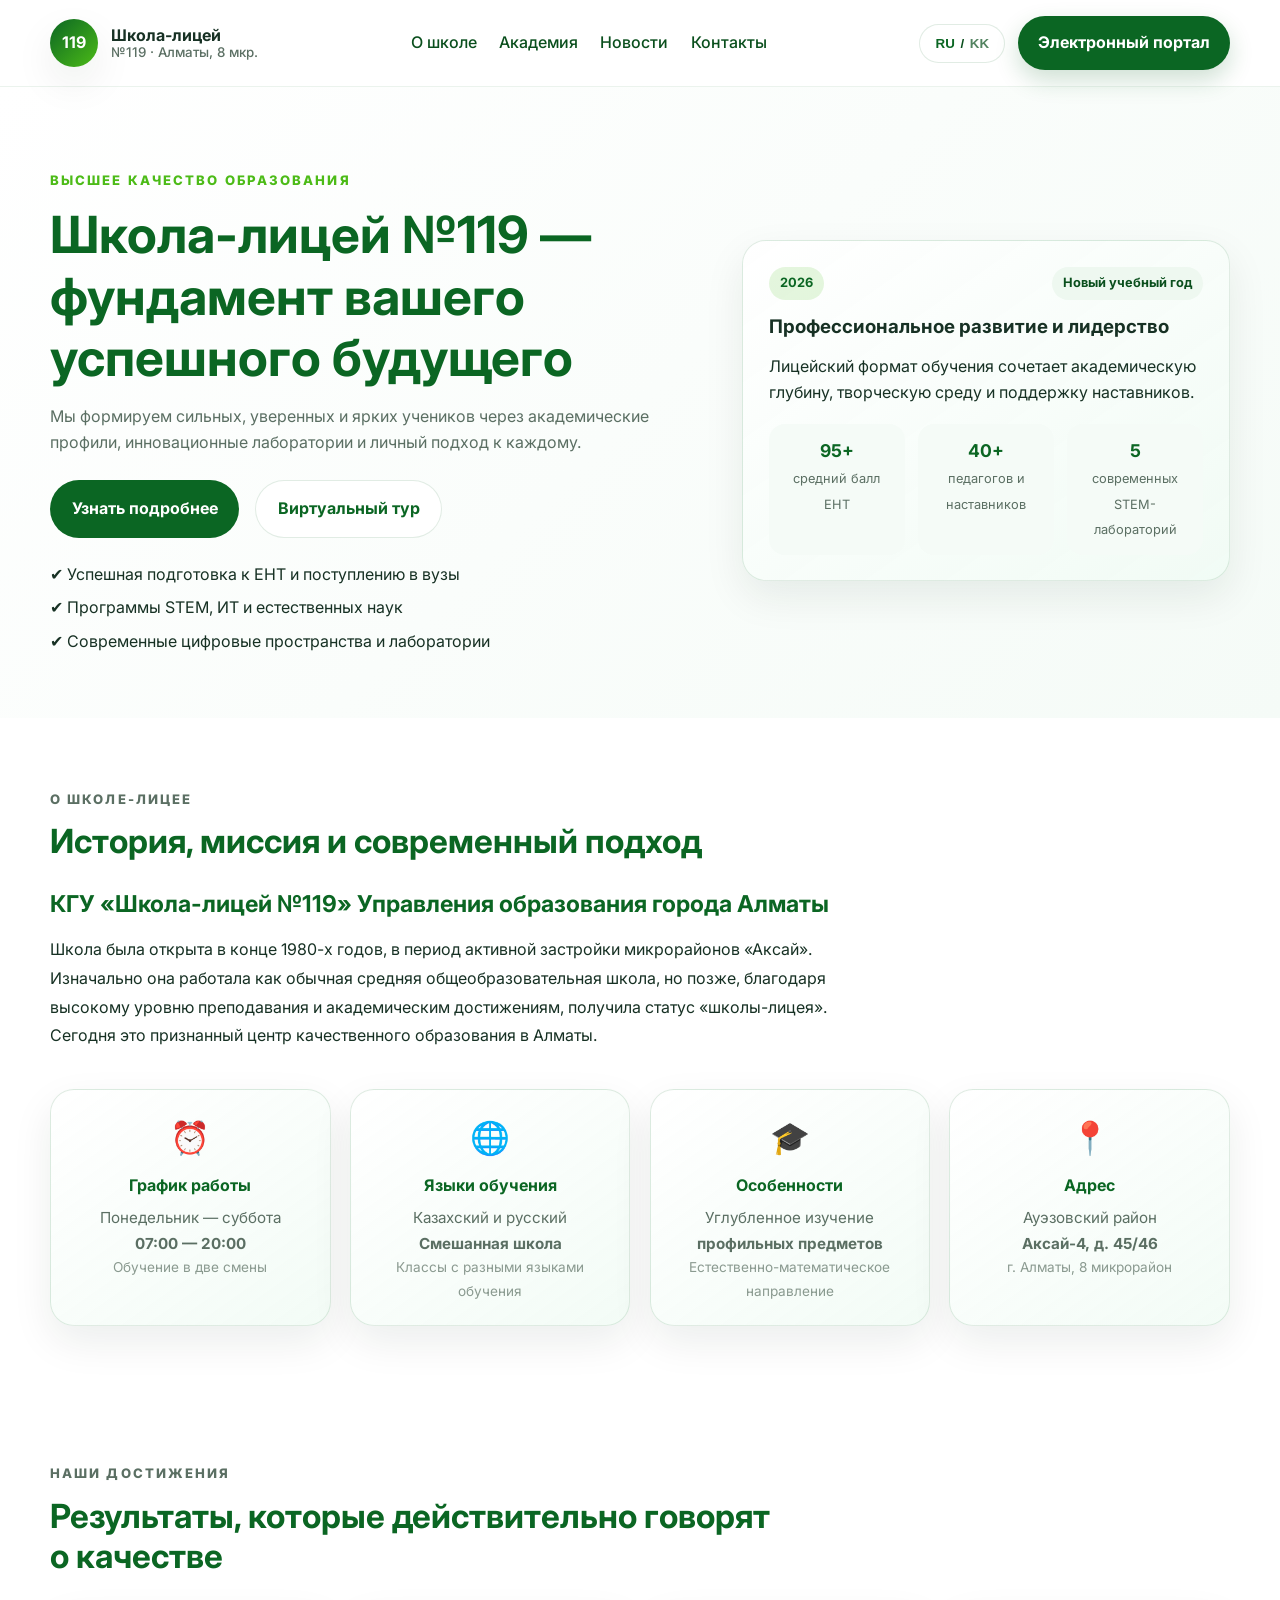
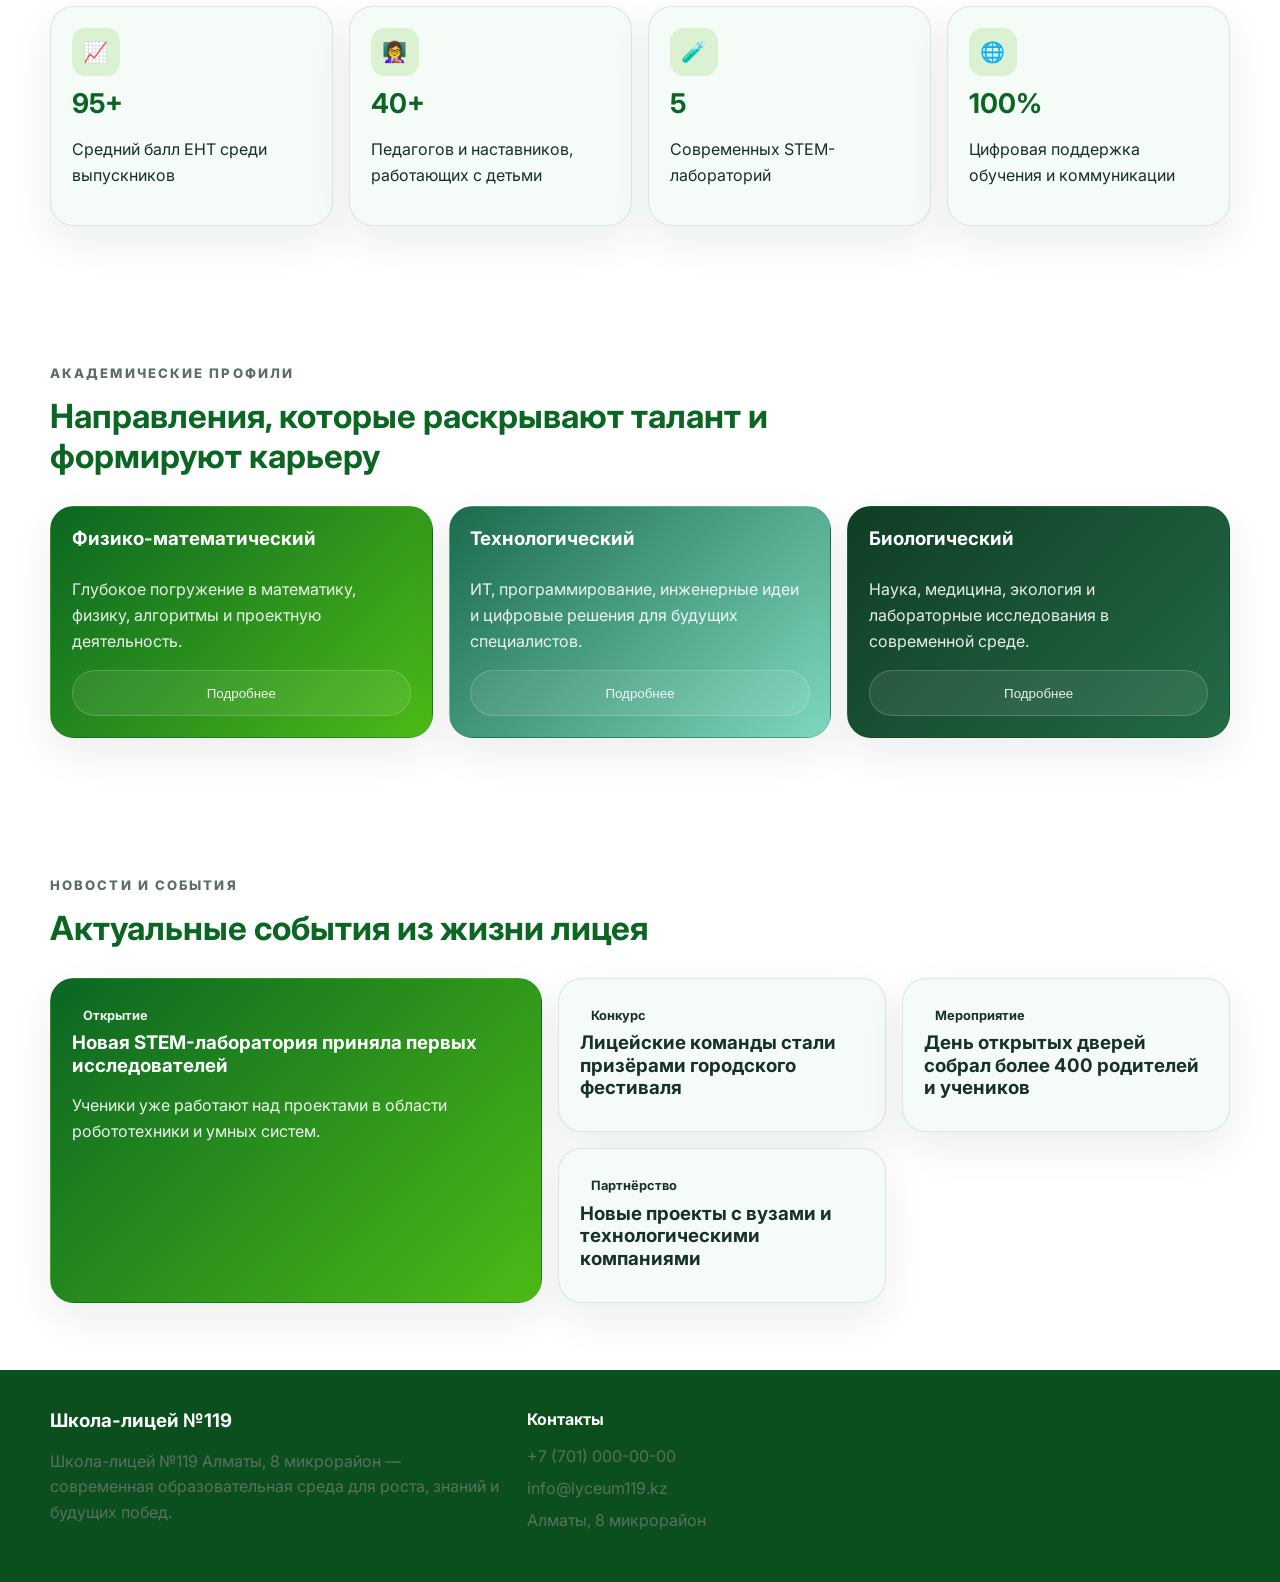
<file: редизайн для сайта школы/index.html>
<!DOCTYPE html>
<html lang="ru">
  <head>
    <meta charset="UTF-8" />
    <meta name="viewport" content="width=device-width, initial-scale=1.0" />
    <title>Школа-лицей №119</title>
    <meta
      name="description"
      content="Современный redesign сайта школы-лицея №119 с акцентом на академические профили, достижения и новости."
    />
    <link rel="preconnect" href="https://fonts.googleapis.com" />
    <link rel="preconnect" href="https://fonts.gstatic.com" crossorigin />
    <link
      href="https://fonts.googleapis.com/css2?family=Inter:wght@400;500;600;700;800&display=swap"
      rel="stylesheet"
    />
    <link rel="stylesheet" href="styles.css" />
  </head>
  <body>
    <header class="site-header">
      <div class="container nav-bar">
        <a href="#" class="brand" aria-label="Школа-лицей №119">
          <span class="brand-mark">119</span>
          <span class="brand-text">
            <strong data-i18n="brandTitle">Школа-лицей</strong>
            <small data-i18n="brandSubtitle">№119 · Алматы, 8 мкр.</small>
          </span>
        </a>

        <button class="menu-toggle" id="menuToggle" type="button" aria-label="Открыть меню" aria-expanded="false">
          <span></span>
          <span></span>
          <span></span>
        </button>

        <nav class="main-nav" id="mainNav" aria-label="Главная навигация">
          <a href="#about" data-i18n="navAbout">О школе</a>
          <a href="#academic" data-i18n="navAcademy">Академия</a>
          <a href="#news" data-i18n="navNews">Новости</a>
          <a href="#contacts" data-i18n="navContacts">Контакты</a>
        </nav>

        <div class="header-actions">
          <button class="lang-toggle" id="langToggle" type="button" aria-label="Switch language">
            <span class="lang-option active" data-lang="ru">RU</span>
            <span class="lang-divider">/</span>
            <span class="lang-option" data-lang="kk">KK</span>
          </button>
          <a href="#" class="portal-btn" data-i18n="portalBtn">Электронный портал</a>
        </div>
      </div>
    </header>

    <main>
      <!-- Hero Section -->
      <section class="hero">
        <div class="container hero-grid">
          <div class="hero-copy">
            <p class="eyebrow" data-i18n="heroEyebrow">Высшее качество образования</p>
            <h1 data-i18n="heroTitle">Школа-лицей №119 — фундамент вашего успешного будущего</h1>
            <p class="hero-text" data-i18n="heroText">
              Мы формируем сильных, уверенных и ярких учеников через академические
              профили, инновационные лаборатории и личный подход к каждому.
            </p>
            <div class="hero-actions">
              <a href="#about" class="btn btn-primary" data-i18n="heroBtnPrimary">Узнать подробнее</a>
              <a href="#academic" class="btn btn-secondary" data-i18n="heroBtnSecondary">Виртуальный тур</a>
            </div>
            <ul class="hero-highlights">
              <li data-i18n="heroHighlight1">✔ Успешная подготовка к ЕНТ и поступлению в вузы</li>
              <li data-i18n="heroHighlight2">✔ Программы STEM, ИТ и естественных наук</li>
              <li data-i18n="heroHighlight3">✔ Современные цифровые пространства и лаборатории</li>
            </ul>
          </div>

          <div class="hero-card" aria-label="Информация о лицее">
            <div class="hero-card-top">
              <span class="badge">2026</span>
              <span class="mini-pill" data-i18n="heroCardPill">Новый учебный год</span>
            </div>
            <h3 data-i18n="heroCardTitle">Профессиональное развитие и лидерство</h3>
            <p data-i18n="heroCardText">
              Лицейский формат обучения сочетает академическую глубину, творческую
              среду и поддержку наставников.
            </p>
            <div class="hero-card-metrics">
              <div>
                <strong>95+</strong>
                <span data-i18n="heroMetric1">средний балл ЕНТ</span>
              </div>
              <div>
                <strong>40+</strong>
                <span data-i18n="heroMetric2">педагогов и наставников</span>
              </div>
              <div>
                <strong>5</strong>
                <span data-i18n="heroMetric3">современных STEM-лабораторий</span>
              </div>
            </div>
          </div>
        </div>
      </section>

      <!-- About Section -->
      <section class="about-section" id="about">
        <div class="container">
          <div class="section-heading">
            <p class="eyebrow" data-i18n="aboutEyebrow">О Школе-лицее</p>
            <h2 data-i18n="aboutTitle">История, миссия и современный подход</h2>
          </div>

          <div class="about-intro">
            <div class="about-text">
              <h3 data-i18n="aboutIntroTitle">КГУ «Школа-лицей №119» Управления образования города Алматы</h3>
              <p data-i18n="aboutIntroText">
                Школа была открыта в конце 1980-х годов, в период активной застройки микрорайонов 
                «Аксай». Изначально она работала как обычная средняя общеобразовательная школа, но 
                позже, благодаря высокому уровню преподавания и академическим достижениям, 
                получила статус «школы-лицея». Сегодня это признанный центр качественного образования 
                в Алматы.
              </p>
            </div>
          </div>

          <div class="about-grid">
            <article class="about-card">
              <span class="about-icon">⏰</span>
              <h4 data-i18n="aboutCard1Title">График работы</h4>
              <p>
                <span data-i18n="aboutCard1Line1">Понедельник — суббота</span><br />
                <strong>07:00 — 20:00</strong><br />
                <span class="muted-text" data-i18n="aboutCard1Line3">Обучение в две смены</span>
              </p>
            </article>

            <article class="about-card">
              <span class="about-icon">🌐</span>
              <h4 data-i18n="aboutCard2Title">Языки обучения</h4>
              <p>
                <span data-i18n="aboutCard2Line1">Казахский и русский</span><br />
                <strong data-i18n="aboutCard2Line2">Смешанная школа</strong><br />
                <span class="muted-text" data-i18n="aboutCard2Line3">Классы с разными языками обучения</span>
              </p>
            </article>

            <article class="about-card">
              <span class="about-icon">🎓</span>
              <h4 data-i18n="aboutCard3Title">Особенности</h4>
              <p>
                <span data-i18n="aboutCard3Line1">Углубленное изучение</span><br />
                <strong data-i18n="aboutCard3Line2">профильных предметов</strong><br />
                <span class="muted-text" data-i18n="aboutCard3Line3">Естественно-математическое направление</span>
              </p>
            </article>

            <article class="about-card">
              <span class="about-icon">📍</span>
              <h4 data-i18n="aboutCard4Title">Адрес</h4>
              <p>
                <span data-i18n="aboutCard4Line1">Ауэзовский район</span><br />
                <strong>Аксай-4, д. 45/46</strong><br />
                <span class="muted-text" data-i18n="aboutCard4Line3">г. Алматы, 8 микрорайон</span>
              </p>
            </article>
          </div>
        </div>
      </section>

      <!-- Stats Section -->
      <section class="stats-section">
        <div class="container">
          <div class="section-heading">
            <p class="eyebrow" data-i18n="statsEyebrow">Наши достижения</p>
            <h2 data-i18n="statsTitle">Результаты, которые действительно говорят о качестве</h2>
          </div>

          <div class="stats-grid">
            <article class="stat-card">
              <div class="stat-icon">📈</div>
              <h3>95+</h3>
              <p data-i18n="stat1Text">Средний балл ЕНТ среди выпускников</p>
            </article>
            <article class="stat-card">
              <div class="stat-icon">👩‍🏫</div>
              <h3>40+</h3>
              <p data-i18n="stat2Text">Педагогов и наставников, работающих с детьми</p>
            </article>
            <article class="stat-card">
              <div class="stat-icon">🧪</div>
              <h3>5</h3>
              <p data-i18n="stat3Text">Современных STEM-лабораторий</p>
            </article>
            <article class="stat-card">
              <div class="stat-icon">🌐</div>
              <h3>100%</h3>
              <p data-i18n="stat4Text">Цифровая поддержка обучения и коммуникации</p>
            </article>
          </div>
        </div>
      </section>

      <!-- Profiles Section -->
      <section class="profiles-section" id="academic">
        <div class="container">
          <div class="section-heading">
            <p class="eyebrow" data-i18n="profilesEyebrow">Академические профили</p>
            <h2 data-i18n="profilesTitle">Направления, которые раскрывают талант и формируют карьеру</h2>
          </div>

          <div class="profiles-grid">
            <article class="profile-card accent-green">
              <h3 data-i18n="profile1Title">Физико-математический</h3>
              <p data-i18n="profile1Text">
                Глубокое погружение в математику, физику, алгоритмы и проектную
                деятельность.
              </p>
              <button type="button" class="details-toggle" data-i18n="profile1Link">Подробнее</button>
              <div class="profile-details" data-i18n="profile1Details">Полная информация о физико-математическом профиле с примерами проектов, учебными дисциплинами и карьерными перспективами.</div>
            </article>
            <article class="profile-card accent-mint">
              <h3 data-i18n="profile2Title">Технологический</h3>
              <p data-i18n="profile2Text">
                ИТ, программирование, инженерные идеи и цифровые решения для
                будущих специалистов.
              </p>
              <button type="button" class="details-toggle" data-i18n="profile2Link">Подробнее</button>
              <div class="profile-details" data-i18n="profile2Details">Полная информация о технологическом профиле: программирование, цифровое проектирование и практика в IT-проектах.</div>
            </article>
            <article class="profile-card accent-dark">
              <h3 data-i18n="profile3Title">Биологический</h3>
              <p data-i18n="profile3Text">
                Наука, медицина, экология и лабораторные исследования в современной
                среде.
              </p>
              <button type="button" class="details-toggle" data-i18n="profile3Link">Подробнее</button>
              <div class="profile-details" data-i18n="profile3Details">Полная информация о биологическом профиле: лабораторные исследования, экология и подготовка к естественно-научным направлениям.</div>
            </article>
          </div>
        </div>
      </section>

      <!-- News Section -->
      <section class="news-section" id="news">
        <div class="container">
          <div class="section-heading">
            <p class="eyebrow" data-i18n="newsEyebrow">Новости и события</p>
            <h2 data-i18n="newsTitle">Актуальные события из жизни лицея</h2>
          </div>

          <div class="news-grid">
            <article class="news-card large-card">
              <span class="news-tag" data-i18n="newsTag1">Открытие</span>
              <h3 data-i18n="newsTitle1">Новая STEM-лаборатория приняла первых исследователей</h3>
              <p data-i18n="newsText1">
                Ученики уже работают над проектами в области робототехники и умных
                систем.
              </p>
            </article>
            <article class="news-card">
              <span class="news-tag" data-i18n="newsTag2">Конкурс</span>
              <h3 data-i18n="newsTitle2">Лицейские команды стали призёрами городского фестиваля</h3>
            </article>
            <article class="news-card">
              <span class="news-tag" data-i18n="newsTag3">Мероприятие</span>
              <h3 data-i18n="newsTitle3">День открытых дверей собрал более 400 родителей и учеников</h3>
            </article>
            <article class="news-card">
              <span class="news-tag" data-i18n="newsTag4">Партнёрство</span>
              <h3 data-i18n="newsTitle4">Новые проекты с вузами и технологическими компаниями</h3>
            </article>
          </div>
        </div>
      </section>
    </main>

    <footer class="site-footer" id="contacts">
      <div class="container footer-grid">
        <div>
          <h3 data-i18n="footerTitle">Школа-лицей №119</h3>
          <p data-i18n="footerText">Школа-лицей №119 Алматы, 8 микрорайон — современная образовательная среда для роста, знаний и будущих побед.</p>
        </div>
        <div>
          <h4 data-i18n="footerContactsTitle">Контакты</h4>
          <ul>
            <li>+7 (701) 000-00-00</li>
            <li>info@lyceum119.kz</li>
            <li data-i18n="footerAddress">Алматы, 8 микрорайон</li>
          </ul>
        </div>
      </div>
    </footer>

    <script>
      const translations = {
        ru: {
          brandTitle: 'Школа-лицей',
          brandSubtitle: '№119 · Алматы, 8 мкр.',
          navAbout: 'О школе',
          navAcademy: 'Академия',
          navNews: 'Новости',
          navContacts: 'Контакты',
          portalBtn: 'Электронный портал',
          heroEyebrow: 'Высшее качество образования',
          heroTitle: 'Школа-лицей №119 — фундамент вашего успешного будущего',
          heroText: 'Мы формируем сильных, уверенных и ярких учеников через академические профили, инновационные лаборатории и личный подход к каждому.',
          heroBtnPrimary: 'Узнать подробнее',
          heroBtnSecondary: 'Виртуальный тур',
          heroCardPill: 'Новый учебный год',
          heroCardTitle: 'Профессиональное развитие и лидерство',
          heroCardText: 'Лицейский формат обучения сочетает академическую глубину, творческую среду и поддержку наставников.',
          heroMetric1: 'средний балл ЕНТ',
          heroMetric2: 'педагогов и наставников',
          heroMetric3: 'современных STEM-лабораторий',
          heroHighlight1: '✔ Успешная подготовка к ЕНТ и поступлению в вузы',
          heroHighlight2: '✔ Программы STEM, ИТ и естественных наук',
          heroHighlight3: '✔ Современные цифровые пространства и лаборатории',
          aboutEyebrow: 'О Школе-лицее',
          aboutTitle: 'История, миссия и современный подход',
          aboutIntroTitle: 'КГУ «Школа-лицей №119» Управления образования города Алматы',
          aboutIntroText: 'Школа была открыта в конце 1980-х годов, в период активной застройки микрорайонов «Аксай». Изначально она работала как обычная средняя общеобразовательная школа, но позже, благодаря высокому уровню преподавания и академическим достижениям, получила статус «школы-лицея». Сегодня это признанный центр качественного образования в Алматы.',
          aboutCard1Title: 'График работы',
          aboutCard1Line1: 'Понедельник — суббота',
          aboutCard1Line3: 'Обучение в две смены',
          aboutCard2Title: 'Языки обучения',
          aboutCard2Line1: 'Казахский и русский',
          aboutCard2Line2: 'Смешанная школа',
          aboutCard2Line3: 'Классы с разными языками обучения',
          aboutCard3Title: 'Особенности',
          aboutCard3Line1: 'Углубленное изучение',
          aboutCard3Line2: 'профильных предметов',
          aboutCard3Line3: 'Естественно-математическое направление',
          aboutCard4Title: 'Адрес',
          aboutCard4Line1: 'Ауэзовский район',
          aboutCard4Line3: 'г. Алматы, 8 микрорайон',
          statsEyebrow: 'Наши достижения',
          statsTitle: 'Результаты, которые действительно говорят о качестве',
          stat1Text: 'Средний балл ЕНТ среди выпускников',
          stat2Text: 'Педагогов и наставников, работающих с детьми',
          stat3Text: 'Современных STEM-лабораторий',
          stat4Text: 'Цифровая поддержка обучения и коммуникации',
          profilesEyebrow: 'Академические профили',
          profilesTitle: 'Направления, которые раскрывают талант и формируют карьеру',
          profile1Title: 'Физико-математический',
          profile1Text: 'Глубокое погружение в математику, физику, алгоритмы и проектную деятельность.',
          profile1Link: 'Подробнее',
          profile1Collapse: 'Свернуть',
          profile1Details: 'Полная информация о физико-математическом профиле с примерами проектов, учебными дисциплинами и карьерными перспективами.',
          profile2Title: 'Технологический',
          profile2Text: 'ИТ, программирование, инженерные идеи и цифровые решения для будущих специалистов.',
          profile2Link: 'Подробнее',
          profile2Collapse: 'Свернуть',
          profile2Details: 'Полная информация о технологическом профиле: программирование, цифровое проектирование и практика в IT-проектах.',
          profile3Title: 'Биологический',
          profile3Text: 'Наука, медицина, экология и лабораторные исследования в современной среде.',
          profile3Link: 'Подробнее',
          profile3Collapse: 'Свернуть',
          profile3Details: 'Полная информация о биологическом профиле: лабораторные исследования, экология и подготовка к естественно-научным направлениям.',
          newsEyebrow: 'Новости и события',
          newsTitle: 'Актуальные события из жизни лицея',
          newsTag1: 'Открытие',
          newsTitle1: 'Новая STEM-лаборатория приняла первых исследователей',
          newsText1: 'Ученики уже работают над проектами в области робототехники и умных систем.',
          newsTag2: 'Конкурс',
          newsTitle2: 'Лицейские команды стали призёрами городского фестиваля',
          newsTag3: 'Мероприятие',
          newsTitle3: 'День открытых дверей собрал более 400 родителей и учеников',
          newsTag4: 'Партнёрство',
          newsTitle4: 'Новые проекты с вузами и технологическими компаниями',
          footerTitle: 'Школа-лицей №119',
          footerText: 'Школа-лицей №119 Алматы, 8 микрорайон — современная образовательная среда для роста, знаний и будущих побед.',
          footerContactsTitle: 'Контакты',
          footerAddress: 'Алматы, 8 микрорайон'
        },
        kk: {
          brandTitle: 'Мектеп-лицей',
          brandSubtitle: '№119 · Алматы, 8 мкр.',
          navAbout: 'Мектеп туралы',
          navAcademy: 'Академия',
          navNews: 'Жаңалықтар',
          navContacts: 'Байланыстар',
          portalBtn: 'Электрондық портал',
          heroEyebrow: 'Білім берудің жоғары сапасы',
          heroTitle: '№119 мектеп-лицей — сіздің табысты болашағыңыздың негізі',
          heroText: 'Біз академиялық профилдер, инновациялық зертханалар және әр оқушыға жеке көзқарас арқылы күшті, сенімді және жарқын оқушыларды қалыптастырамыз.',
          heroBtnPrimary: 'Толығырақ',
          heroBtnSecondary: 'Виртуалды тур',
          heroCardPill: 'Жаңа оқу жылы',
          heroCardTitle: 'Кәсіби даму және көшбасшылық',
          heroCardText: 'Лицей форматы оқыту академиялық тереңдікті, шығармашылық ортаны және ұстаздардың қолдауы мен тәжірибесін біріктіреді.',
          heroMetric1: 'ЕНТ орта баллы',
          heroMetric2: 'мұғалімдер мен ұстаздар',
          heroMetric3: 'заманауи STEM-зертханалары',
          heroHighlight1: '✔ ЕНТ және жоғарғы оқу орнына түсуге табысты дайындық',
          heroHighlight2: '✔ STEM, IT және жаратылыстану ғылымдары бағдарламалары',
          heroHighlight3: '✔ Заманауи цифрлық кеңістіктер мен зертханалар',
          aboutEyebrow: 'Мектеп-лицей туралы',
          aboutTitle: 'Тарихы, миссиясы және заманауи тәсілі',
          aboutIntroTitle: 'Алматы қаласы білім басқармасының «№119 мектеп-лицейі» КММ',
          aboutIntroText: 'Мектеп 1980-ші жылдардың соңында «Ақсай» тұрғын аудандарының белсенді құрылуы кезеңінде ашылды. Бастапқыда ол жай орта мектеп болды, бірақ кейін оқыту деңгейі мен академиялық жетістіктері үшін «мектеп-лицей» мәртебесін алды. Бүгінде бұл Алматыдағы жоғары сапалы білім беру орталығы.',
          aboutCard1Title: 'Жұмыс кестесі',
          aboutCard1Line1: 'Дүйсенбі — сенбі',
          aboutCard1Line3: 'Екі ауысымда оқыту',
          aboutCard2Title: 'Оқыту тілдері',
          aboutCard2Line1: 'Қазақ және орыс',
          aboutCard2Line2: 'Аралас мектеп',
          aboutCard2Line3: 'Әр түрлі оқыту тілдері бар сыныптар',
          aboutCard3Title: 'Ерекшеліктері',
          aboutCard3Line1: 'Тереңдетілген оқу',
          aboutCard3Line2: 'профильдік пәндер',
          aboutCard3Line3: 'Жаратылыстану-математикалық бағыт',
          aboutCard4Title: 'Мекен-жай',
          aboutCard4Line1: 'Әуезов ауданы',
          aboutCard4Line3: 'Алматы, 8 микрорайон',
          statsEyebrow: 'Біздің жетістіктеріміз',
          statsTitle: 'Сапаны шын мәнінде көрсететін нәтижелер',
          stat1Text: 'Түлектер арасындағы ЕНТ орта баллы',
          stat2Text: 'Балалармен жұмыс істейтін мұғалімдер мен ұстаздар',
          stat3Text: 'Заманауи STEM-зертханалары',
          stat4Text: 'Білім беруді және коммуникацияны цифрлық қолдау',
          profilesEyebrow: 'Академиялық профилдер',
          profilesTitle: 'Талантты ашатын және мансап түзетін бағыттар',
          profile1Title: 'Физика-математика',
          profile1Text: 'Математика, физика, алгоритмдер және жобалық қызметке терең ену.',
          profile1Link: 'Толығырақ',
          profile1Collapse: 'Жабу',
          profile1Details: 'Физика-математика профилі туралы толық ақпарат: жобалар, пәндер және мансаптық перспективалар.',
          profile2Title: 'Технологиялық',
          profile2Text: 'ИТ, бағдарламалау, инженерлік идеялар және болашақ мамандар үшін цифрлық шешімдер.',
          profile2Link: 'Толығырақ',
          profile2Collapse: 'Жабу',
          profile2Details: 'Технологиялық профилі туралы толық ақпарат: бағдарламалау, цифрлық жобалау және IT жобалардағы тәжірибе.',
          profile3Title: 'Биологиялық',
          profile3Text: 'Жаратылыстану, медицина, экология және заманауи ортадағы зертханалық зерттеулер.',
          profile3Link: 'Толығырақ',
          profile3Collapse: 'Жабу',
          profile3Details: 'Биология профилі туралы толық ақпарат: зертханалық зерттеулер, экология және жаратылыстану бағыттарына дайындық.',
          newsEyebrow: 'Жаңалықтар мен оқиғалар',
          newsTitle: 'Лицей өмірінен өзекті оқиғалар',
          newsTag1: 'Ашылу',
          newsTitle1: 'Жаңа STEM-зертханасы алғашқы зерттеушілерді қабылдады',
          newsText1: 'Оқушылар робототехника және интеллектуалды жүйелер саласындағы жобалармен жұмыс істеп жатыр.',
          newsTag2: 'Конкурс',
          newsTitle2: 'Лицей командасы қалалық фестивальдың жүлдегерлері болды',
          newsTag3: 'Іс-шара',
          newsTitle3: 'Ашық есік күні 400-ден астам ата-ана мен оқушыларды жинады',
          newsTag4: 'Серіктестік',
          newsTitle4: 'Жоғары оқу орындарымен және технологиялық компаниялармен жаңа жобалар',
          footerTitle: '№119 мектеп-лицей',
          footerText: '№119 мектеп-лицей, Алматы, 8 микрорайон — өсу, білім және болашақ жеңістер үшін заманауи білім беру ортасы.',
          footerContactsTitle: 'Байланыстар',
          footerAddress: 'Алматы, 8 микрорайон'
        }
      };

      const toggleButton = document.getElementById('langToggle');
      const langOptions = document.querySelectorAll('.lang-option');
      const elementsToTranslate = document.querySelectorAll('[data-i18n]');
      let currentLang = 'ru';

      function applyLanguage(lang) {
        currentLang = lang;
        document.documentElement.lang = lang;
        elementsToTranslate.forEach((element) => {
          const key = element.getAttribute('data-i18n');
          if (translations[lang][key]) {
            element.textContent = translations[lang][key];
          }
        });
        langOptions.forEach((option) => {
          option.classList.toggle('active', option.dataset.lang === lang);
        });
      }

      function setupProfileDetails() {
        const profileCards = document.querySelectorAll('.profile-card');
        profileCards.forEach((card, index) => {
          const toggle = card.querySelector('.details-toggle');
          const details = card.querySelector('.profile-details');
          if (!toggle || !details) return;

          toggle.addEventListener('click', () => {
            const expanded = card.classList.toggle('expanded');
            const key = expanded ? `profile${index + 1}Collapse` : `profile${index + 1}Link`;
            const translation = translations[currentLang][key];
            if (translation) {
              toggle.textContent = translation;
            }
          });
        });
      }

      toggleButton.addEventListener('click', () => {
        applyLanguage(currentLang === 'ru' ? 'kk' : 'ru');
      });

      const menuToggle = document.getElementById('menuToggle');
      const mainNav = document.getElementById('mainNav');

      if (menuToggle && mainNav) {
        menuToggle.addEventListener('click', () => {
          const isOpen = mainNav.classList.toggle('open');
          menuToggle.setAttribute('aria-expanded', String(isOpen));
        });
      }

      applyLanguage(currentLang);
      setupProfileDetails();
    </script>
  </body>
</html>
</file>
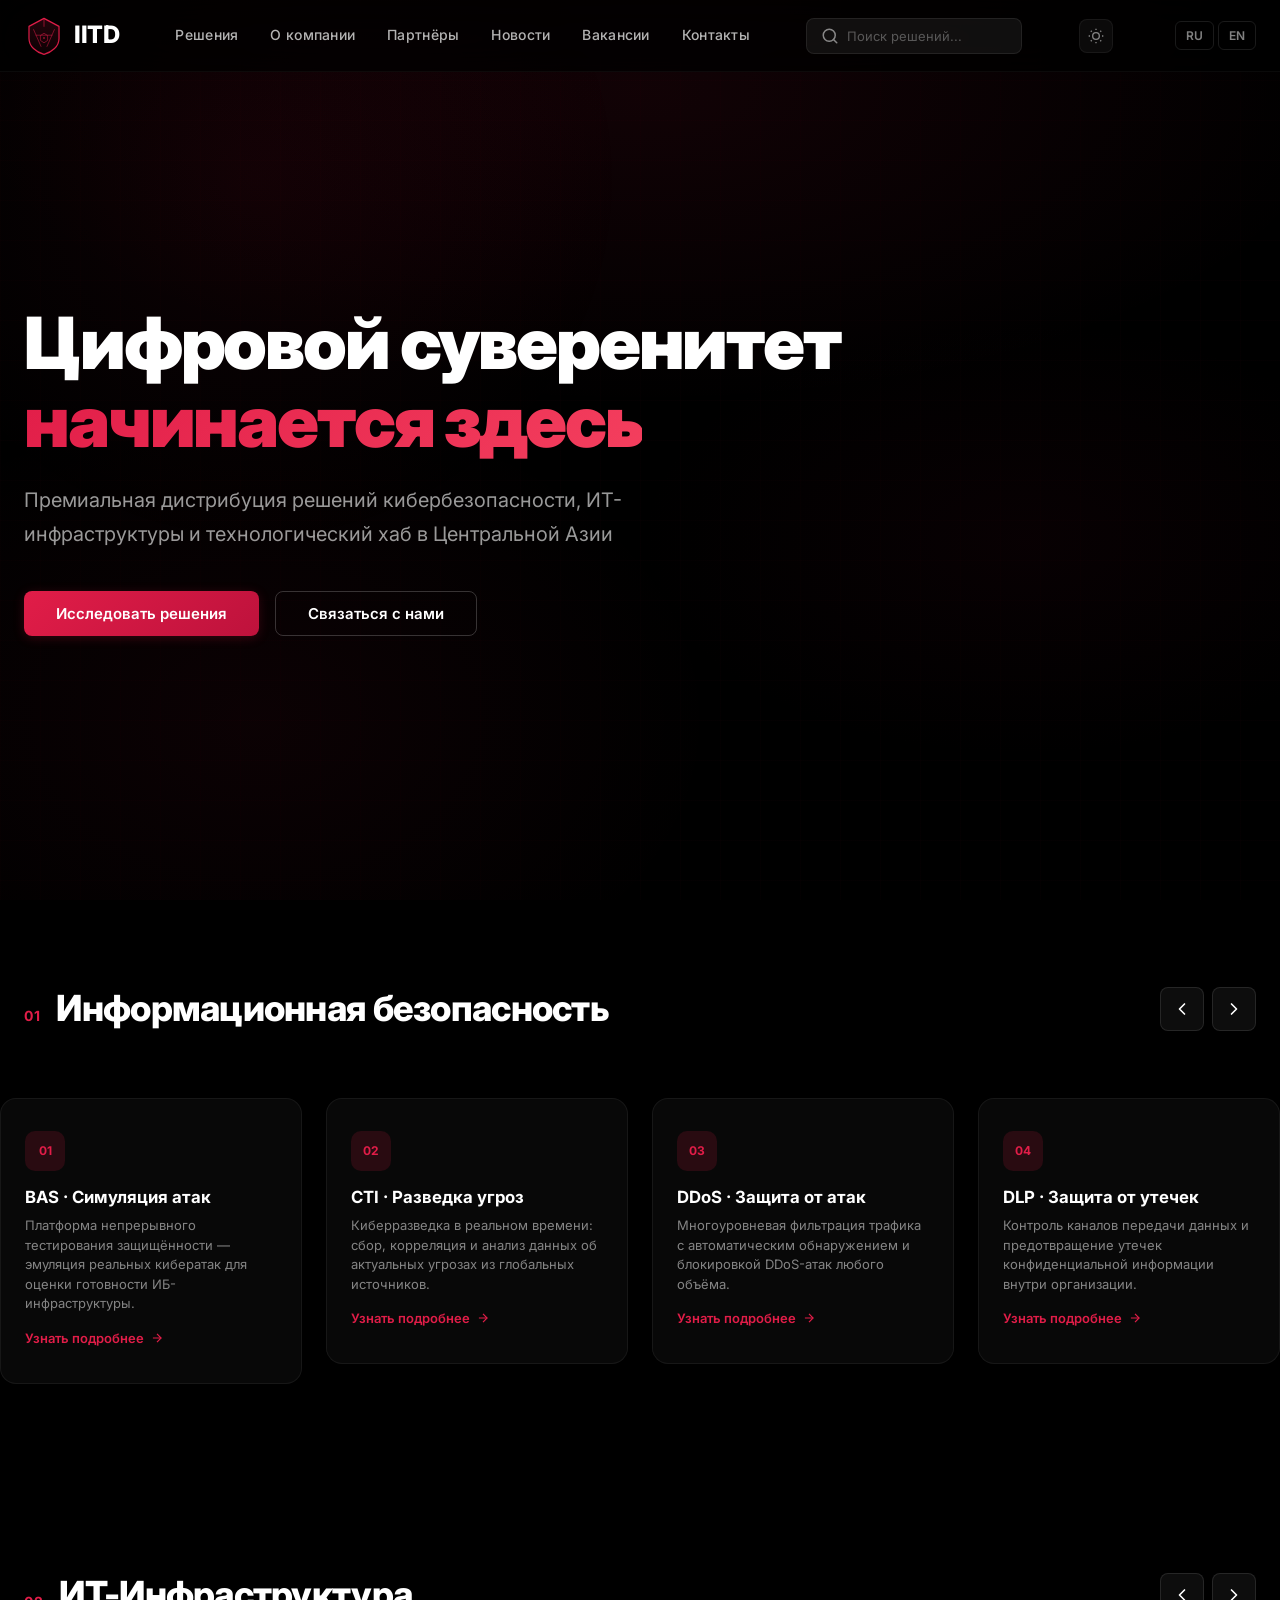
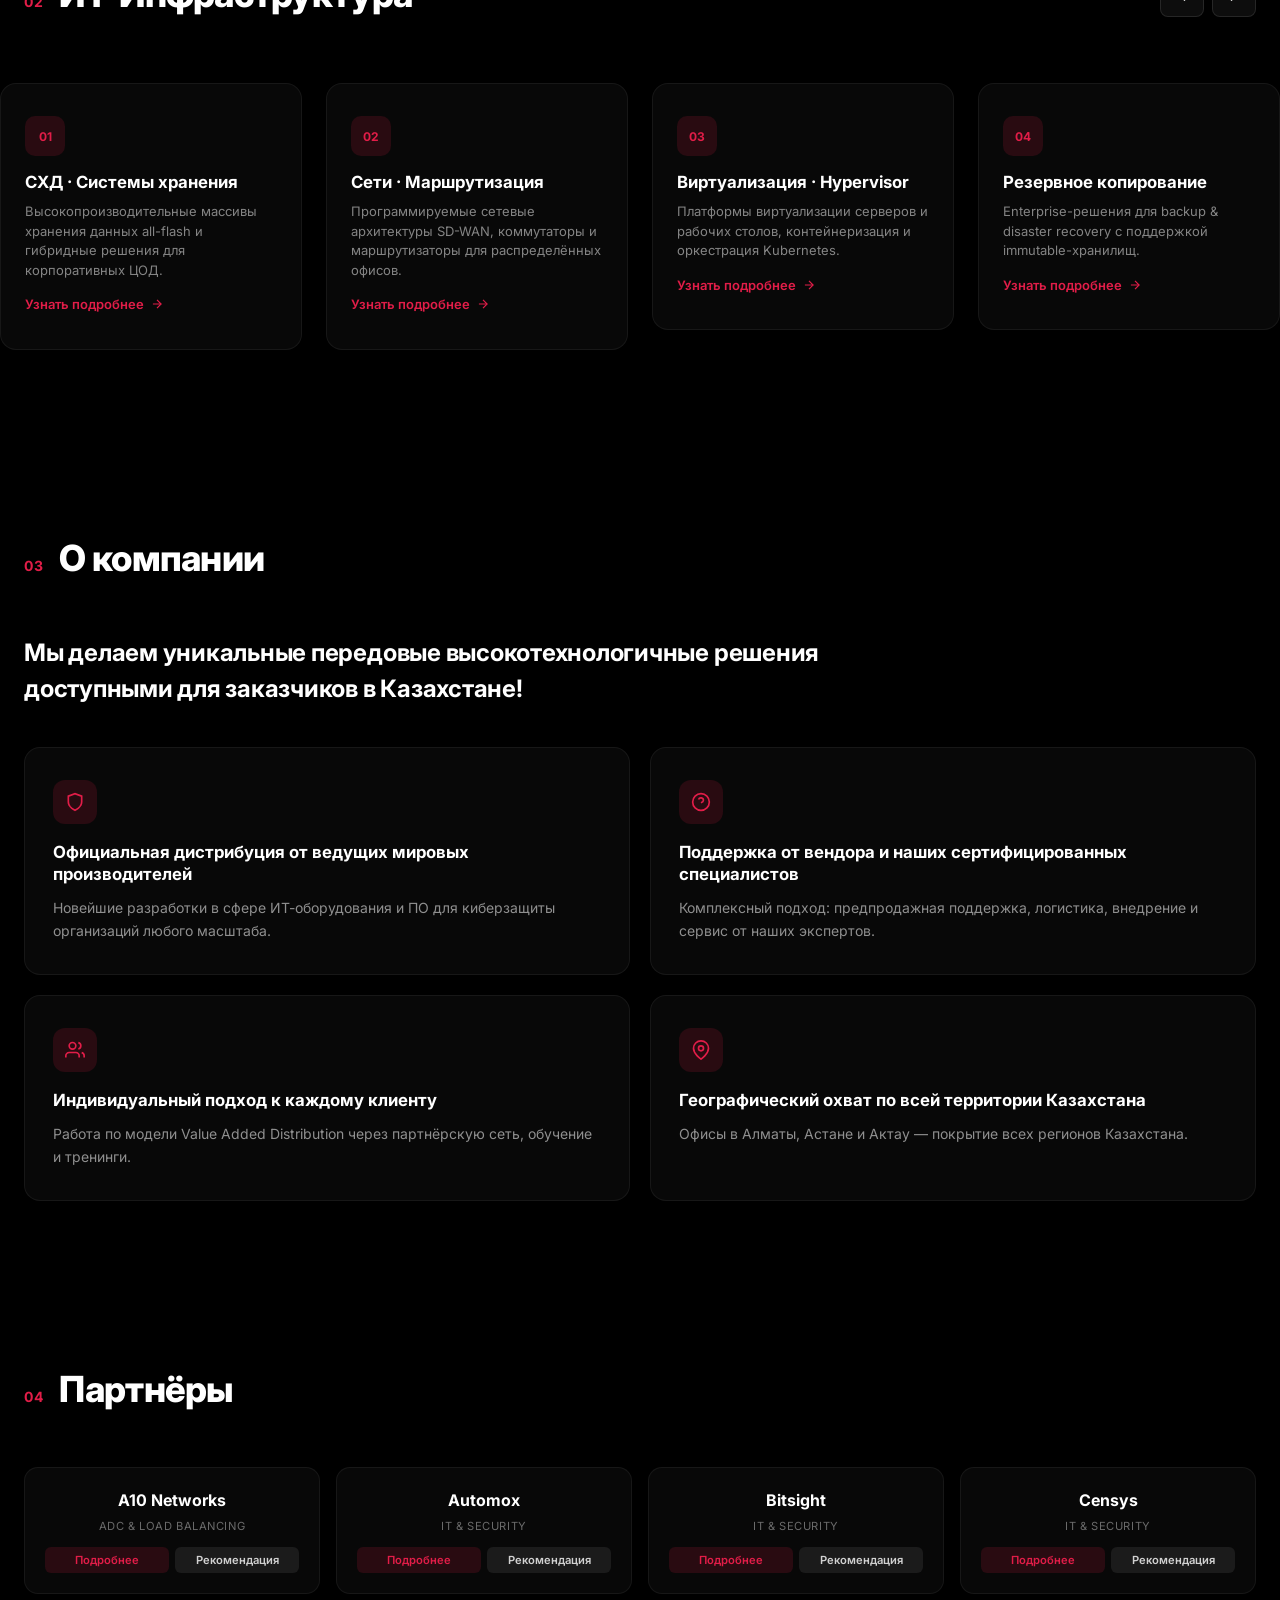
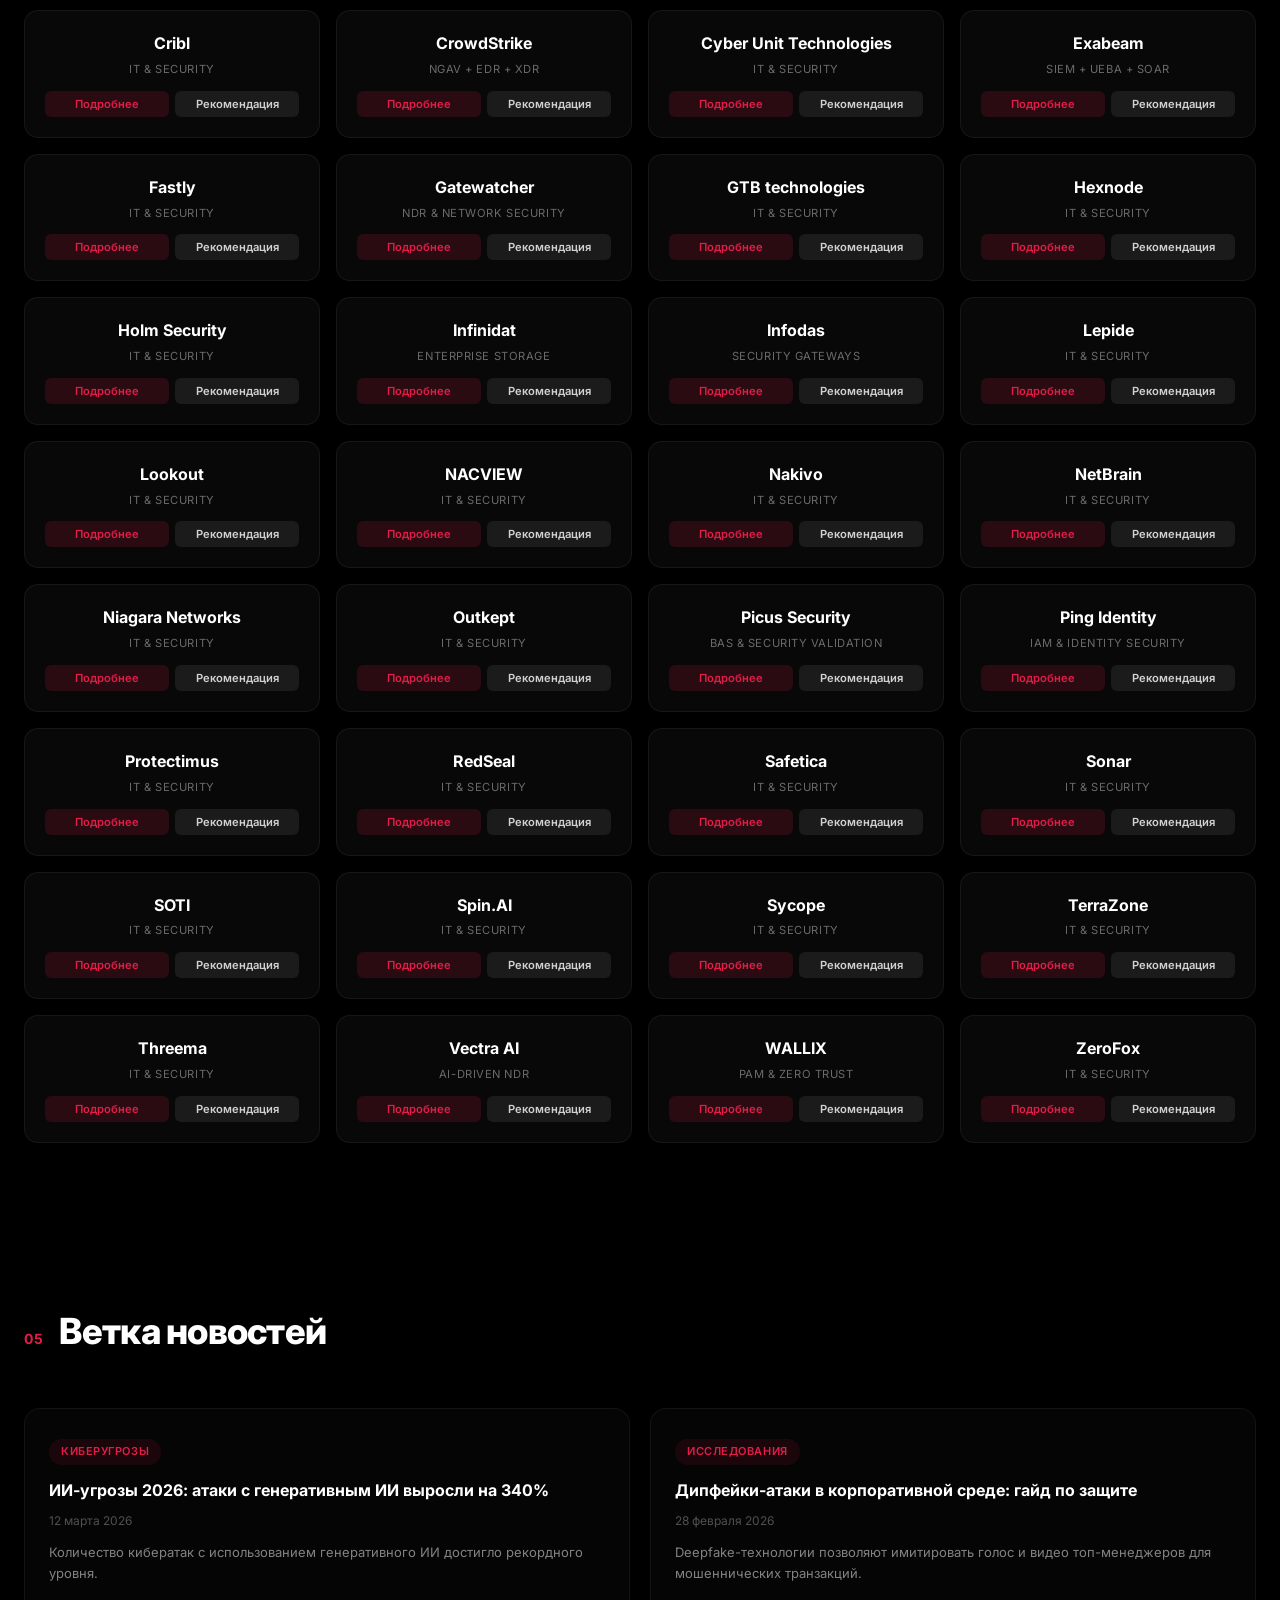
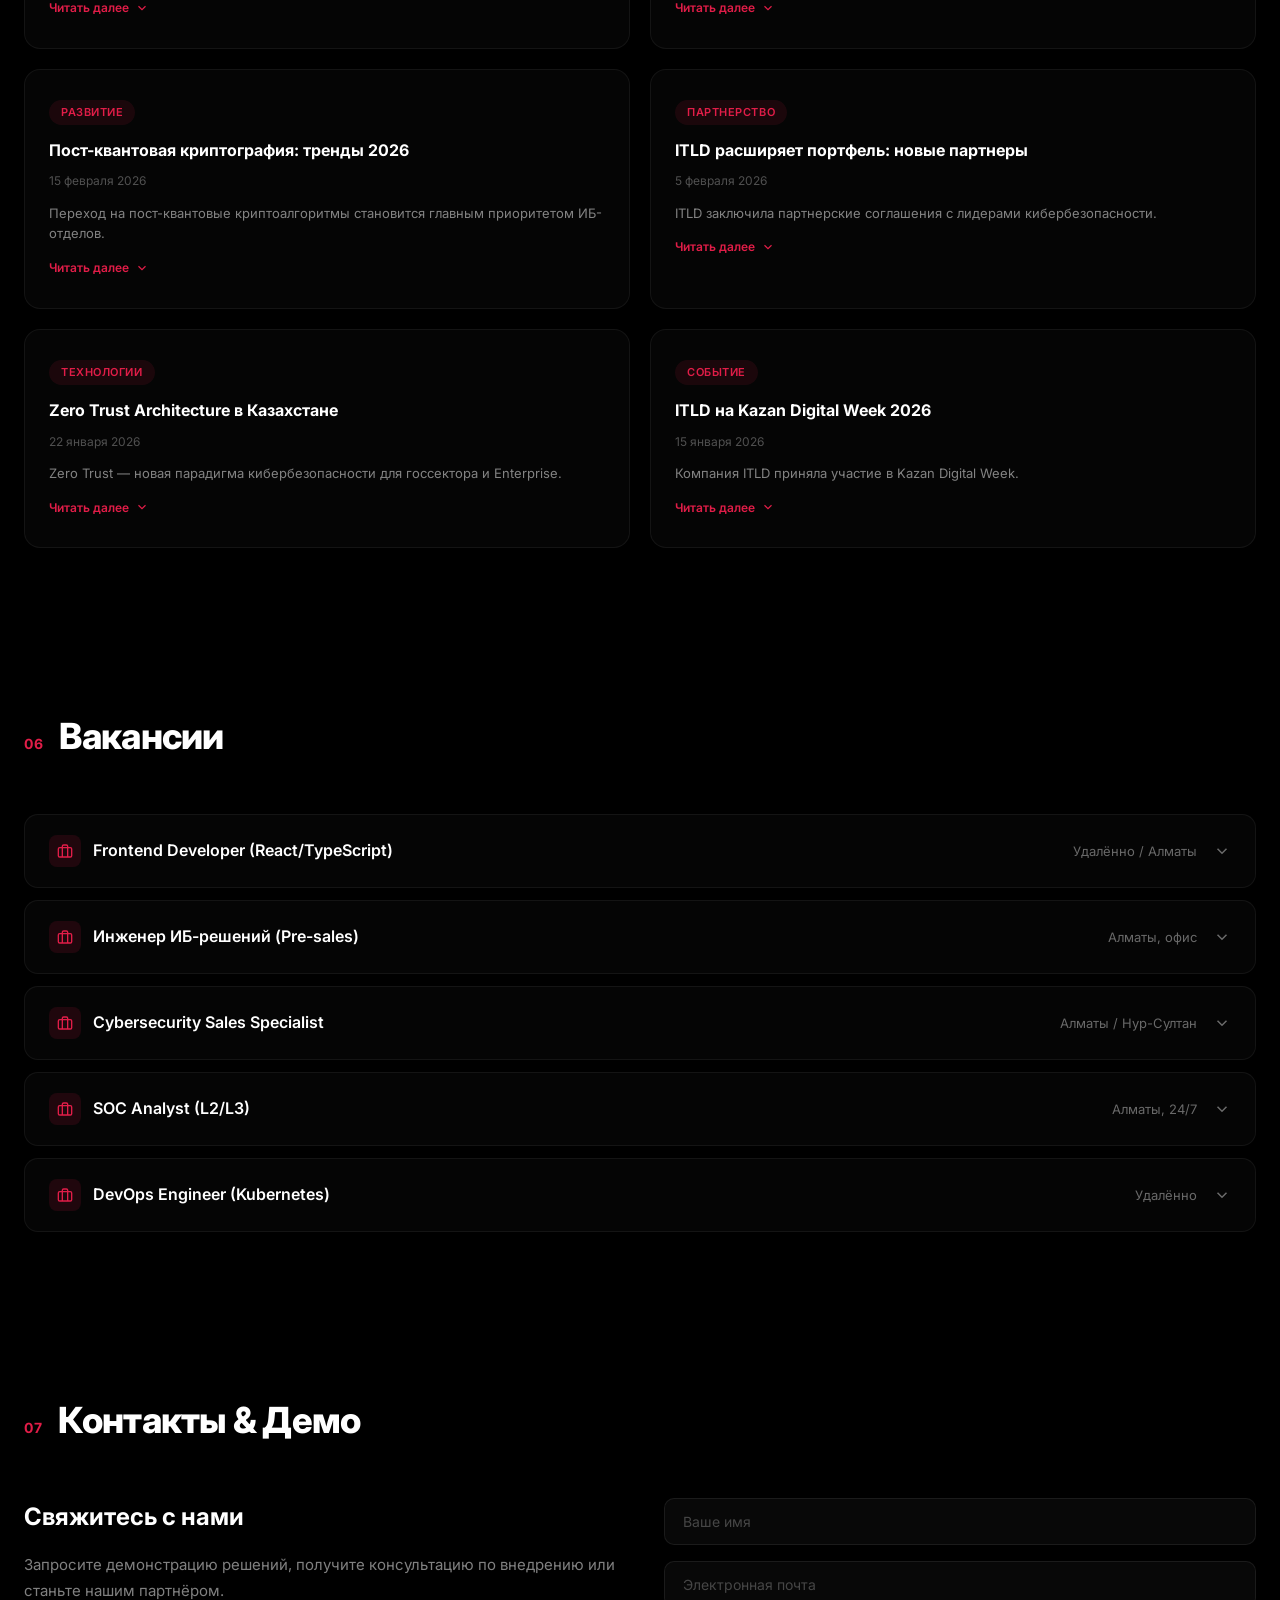
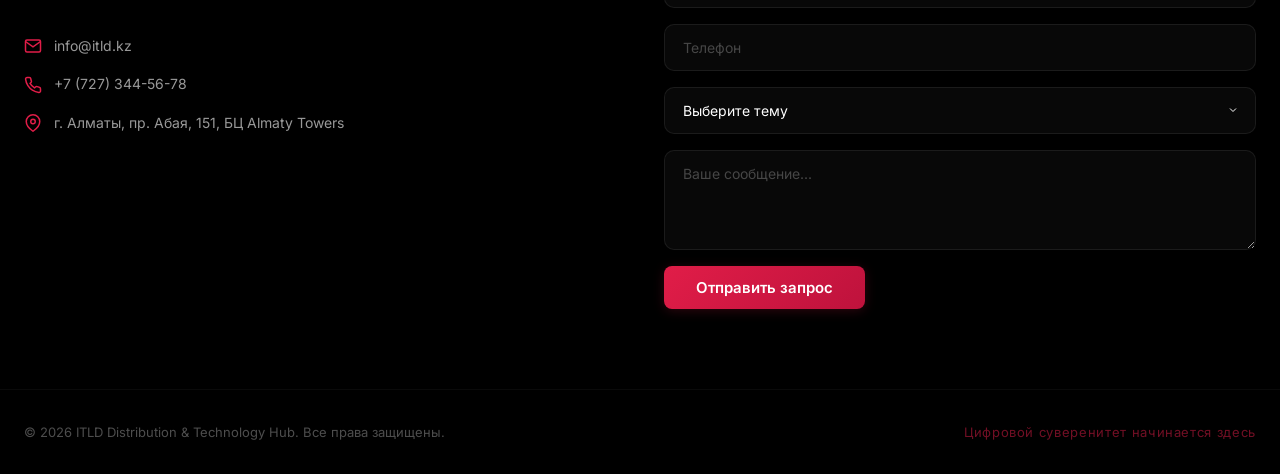
<file: редизайн/index.html>
<!DOCTYPE html>
<html lang="ru">
<head>
  <meta charset="UTF-8" />
  <meta name="viewport" content="width=device-width, initial-scale=1.0" />
  <title>ITLD · Distribution & Technology Hub</title>

  <!-- === Google Fonts: Inter === -->
  <link rel="preconnect" href="https://fonts.googleapis.com" />
  <link rel="preconnect" href="https://fonts.gstatic.com" crossorigin />
  <link href="https://fonts.googleapis.com/css2?family=Inter:wght@400;500;600;700;800;900&display=swap" rel="stylesheet" />

  <!-- === Swiper.js CDN === -->
  <link rel="stylesheet" href="https://cdn.jsdelivr.net/npm/swiper@11/swiper-bundle.min.css" />

  <!-- === Main Stylesheet === -->
  <link rel="stylesheet" href="style.css" />
</head>
<body>

  <!-- ========================================================= -->
  <!-- HEADER: Fixed, blur backdrop, logo + nav + search          -->
  <!-- ========================================================= -->
  <header class="header" id="header">
    <div class="header__inner container">
      <!-- Logo: premium shield + IITD text -->
      <a href="#" class="header__logo" aria-label="IITD Home">
        <svg class="header__logo-icon" width="40" height="40" viewBox="0 0 200 200" fill="none" xmlns="http://www.w3.org/2000/svg">
          <path d="M100 12 L175 52 L175 112 C175 152 140 180 100 192 C60 180 25 152 25 112 L25 52 Z" fill="none" stroke="#e11d48" stroke-width="6" stroke-linejoin="round"/>
          <path d="M100 12 L175 52 L175 112 C175 152 140 180 100 192 C60 180 25 152 25 112 L25 52 Z" fill="url(#shieldGrad)" opacity="0.15"/>
          <line x1="48" y1="68" x2="85" y2="152" stroke="#e11d48" stroke-width="2.5" stroke-linecap="round"/>
          <line x1="152" y1="68" x2="115" y2="152" stroke="#e11d48" stroke-width="2.5" stroke-linecap="round"/>
          <line x1="60" y1="96" x2="140" y2="96" stroke="#e11d48" stroke-width="2.5" stroke-linecap="round"/>
          <polygon points="100,86 118,98 118,122 100,134 82,122 82,98" fill="none" stroke="#e11d48" stroke-width="2.5" stroke-linejoin="round"/>
          <circle cx="100" cy="110" r="4" fill="#e11d48"/>
          <line x1="100" y1="12" x2="100" y2="52" stroke="#e11d48" stroke-width="3" stroke-linecap="round"/>
          <defs>
            <linearGradient id="shieldGrad" x1="0" y1="0" x2="0" y2="1">
              <stop offset="0%" stop-color="#e11d48"/>
              <stop offset="100%" stop-color="#4c0519"/>
            </linearGradient>
          </defs>
        </svg>
        <span class="header__logo-text">IITD</span>
      </a>

      <!-- Navigation -->
      <nav class="header__nav" id="headerNav">
        <a href="#security" class="header__nav-link">Решения</a>
        <a href="#about" class="header__nav-link">О компании</a>
        <a href="#partners" class="header__nav-link">Партнеры</a>
        <a href="#news" class="header__nav-link">Новости</a>
        <a href="#vacancies" class="header__nav-link">Вакансии</a>
        <a href="#contacts" class="header__nav-link">Контакты</a>
      </nav>

      <!-- Search -->
      <div class="header__search" id="headerSearch">
        <svg class="header__search-icon" width="18" height="18" viewBox="0 0 24 24" fill="none" stroke="#ffffff" stroke-width="2" stroke-linecap="round" stroke-linejoin="round">
          <circle cx="11" cy="11" r="8"/><line x1="21" y1="21" x2="16.65" y2="16.65"/>
        </svg>
        <input type="text" class="header__search-input" id="searchInput" placeholder="Поиск решений..." autocomplete="off" />
        <div class="search-results" id="searchResults"></div>
      </div>

      <!-- Theme toggle -->
      <button class="header__theme-btn" id="themeToggle" aria-label="Toggle theme">
        <svg width="16" height="16" viewBox="0 0 24 24" fill="none" stroke="currentColor" stroke-width="2"><circle cx="12" cy="12" r="5"/><line x1="12" y1="1" x2="12" y2="3"/><line x1="12" y1="21" x2="12" y2="23"/><line x1="4.22" y1="4.22" x2="5.64" y2="5.64"/><line x1="18.36" y1="18.36" x2="19.78" y2="19.78"/><line x1="1" y1="12" x2="3" y2="12"/><line x1="21" y1="12" x2="23" y2="12"/><line x1="4.22" y1="19.78" x2="5.64" y2="18.36"/><line x1="18.36" y1="5.64" x2="19.78" y2="4.22"/></svg>
      </button>

      <!-- Language toggle -->
      <div class="header__lang" id="langToggle">
        <button class="header__lang-btn active" id="langRu">RU</button>
        <button class="header__lang-btn" id="langEn">EN</button>
      </div>

      <!-- Mobile hamburger -->
      <button class="header__burger" id="burgerBtn" aria-label="Меню">
        <span></span><span></span><span></span>
      </button>
    </div>
  </header>

  <!-- ========================================================= -->
  <!-- HERO SECTION                                               -->
  <!-- ========================================================= -->
  <section class="hero" id="hero">
    <div class="hero__content container">
      <h1 class="hero__title">Цифровой суверенитет<br /><span class="hero__title-accent">начинается здесь</span></h1>
      <p class="hero__subtitle">Премиальная дистрибуция решений кибербезопасности,<br />ИТ-инфраструктуры и технологический хаб в Центральной Азии</p>
      <div class="hero__actions">
        <a href="#security" class="btn btn--primary">Исследовать решения</a>
        <a href="#contacts" class="btn btn--ghost">Связаться с нами</a>
      </div>
    </div>
  </section>

  <!-- ========================================================= -->
  <!-- SECTION 01: ИНФОРМАЦИОННАЯ БЕЗОПАСНОСТЬ (Swiper)          -->
  <!-- ========================================================= -->
  <section class="section section--dark" id="security">
    <div class="container">
      <div class="section__header">
        <div class="section__title-group">
          <span class="section__number">01</span>
          <h2 class="section__title">Информационная безопасность</h2>
        </div>
        <div class="section__arrows">
          <button class="section__arrow section__arrow--prev" id="secPrev" aria-label="Назад">
            <svg width="20" height="20" viewBox="0 0 24 24" fill="none" stroke="currentColor" stroke-width="2" stroke-linecap="round" stroke-linejoin="round"><polyline points="15 18 9 12 15 6"/></svg>
          </button>
          <button class="section__arrow section__arrow--next" id="secNext" aria-label="Вперед">
            <svg width="20" height="20" viewBox="0 0 24 24" fill="none" stroke="currentColor" stroke-width="2" stroke-linecap="round" stroke-linejoin="round"><polyline points="9 18 15 12 9 6"/></svg>
          </button>
        </div>
      </div>
    </div>
    <div class="swiper-container container" id="securitySwiper">
      <div class="swiper swiper--security" id="securitySlider">
        <div class="swiper-wrapper" id="securityCards"></div>
      </div>
    </div>
  </section>

  <!-- ========================================================= -->
  <!-- SECTION 02: ИТ-ИНФРАСТРУКТУРА (Swiper)                    -->
  <!-- ========================================================= -->
  <section class="section section--dark" id="infrastructure">
    <div class="container">
      <div class="section__header">
        <div class="section__title-group">
          <span class="section__number">02</span>
          <h2 class="section__title">ИТ-Инфраструктура</h2>
        </div>
        <div class="section__arrows">
          <button class="section__arrow section__arrow--prev" id="infraPrev" aria-label="Назад">
            <svg width="20" height="20" viewBox="0 0 24 24" fill="none" stroke="currentColor" stroke-width="2" stroke-linecap="round" stroke-linejoin="round"><polyline points="15 18 9 12 15 6"/></svg>
          </button>
          <button class="section__arrow section__arrow--next" id="infraNext" aria-label="Вперед">
            <svg width="20" height="20" viewBox="0 0 24 24" fill="none" stroke="currentColor" stroke-width="2" stroke-linecap="round" stroke-linejoin="round"><polyline points="9 18 15 12 9 6"/></svg>
          </button>
        </div>
      </div>
    </div>
    <div class="swiper-container container" id="infraSwiper">
      <div class="swiper swiper--infra" id="infraSlider">
        <div class="swiper-wrapper" id="infraCards"></div>
      </div>
    </div>
  </section>

  <!-- ========================================================= -->
  <!-- SECTION 03: О КОМПАНИИ (Premium Cards)                     -->
  <!-- ========================================================= -->
  <section class="section section--dark" id="about">
    <div class="container">
      <div class="section__header">
        <div class="section__title-group">
          <span class="section__number">03</span>
          <h2 class="section__title">О компании</h2>
        </div>
      </div>
      <p class="about__lead">Мы делаем уникальные передовые высокотехнологичные решения доступными для заказчиков в Казахстане!</p>
      <div class="about__grid" id="aboutGrid"></div>
    </div>
  </section>

  <!-- ========================================================= -->
  <!-- SECTION 04: ПАРТНЕРЫ (Grid + Modal)                       -->
  <!-- ========================================================= -->
  <section class="section section--dark" id="partners">
    <div class="container">
      <div class="section__header">
        <div class="section__title-group">
          <span class="section__number">04</span>
          <h2 class="section__title">Партнеры</h2>
        </div>
      </div>
      <div class="partners__grid" id="partnersGrid"></div>
    </div>
  </section>

  <!-- ========================================================= -->
  <!-- SECTION 05: НОВОСТИ (News Feed Grid)                      -->
  <!-- ========================================================= -->
  <section class="section section--dark" id="news">
    <div class="container">
      <div class="section__header">
        <div class="section__title-group">
          <span class="section__number">05</span>
          <h2 class="section__title">Ветка новостей</h2>
        </div>
      </div>
      <div class="news__grid" id="newsGrid"></div>
    </div>
  </section>

  <!-- ========================================================= -->
  <!-- SECTION 06: ВАКАНСИИ (Accordion)                          -->
  <!-- ========================================================= -->
  <section class="section section--dark" id="vacancies">
    <div class="container">
      <div class="section__header">
        <div class="section__title-group">
          <span class="section__number">06</span>
          <h2 class="section__title">Вакансии</h2>
        </div>
      </div>
      <div class="vacancies" id="vacanciesList"></div>
    </div>
  </section>

  <!-- ========================================================= -->
  <!-- SECTION 07: КОНТАКТЫ & ДЕМО                               -->
  <!-- ========================================================= -->
  <section class="section section--dark" id="contacts">
    <div class="container">
      <div class="section__header">
        <div class="section__title-group">
          <span class="section__number">07</span>
          <h2 class="section__title">Контакты & Демо</h2>
        </div>
      </div>
      <div class="contacts__wrapper">
        <div class="contacts__info">
          <h3 class="contacts__heading">Свяжитесь с нами</h3>
          <p class="contacts__text">Запросите демонстрацию решений, получите консультацию по внедрению или станьте нашим партнёром.</p>
          <div class="contacts__details">
            <div class="contacts__detail">
              <svg width="18" height="18" viewBox="0 0 24 24" fill="none" stroke="#e11d48" stroke-width="2"><path d="M4 4h16c1.1 0 2 .9 2 2v12c0 1.1-.9 2-2 2H4c-1.1 0-2-.9-2-2V6c0-1.1.9-2 2-2z"/><polyline points="22,6 12,13 2,6"/></svg>
              <span>info@itld.kz</span>
            </div>
            <div class="contacts__detail">
              <svg width="18" height="18" viewBox="0 0 24 24" fill="none" stroke="#e11d48" stroke-width="2"><path d="M22 16.92v3a2 2 0 0 1-2.18 2 19.79 19.79 0 0 1-8.63-3.07 19.5 19.5 0 0 1-6-6 19.79 19.79 0 0 1-3.07-8.67A2 2 0 0 1 4.11 2h3a2 2 0 0 1 2 1.72 12.84 12.84 0 0 0 .7 2.81 2 2 0 0 1-.45 2.11L8.09 9.91a16 16 0 0 0 6 6l1.27-1.27a2 2 0 0 1 2.11-.45 12.84 12.84 0 0 0 2.81.7A2 2 0 0 1 22 16.92z"/></svg>
              <span>+7 (727) 344-56-78</span>
            </div>
            <div class="contacts__detail">
              <svg width="18" height="18" viewBox="0 0 24 24" fill="none" stroke="#e11d48" stroke-width="2"><path d="M21 10c0 7-9 13-9 13s-9-6-9-13a9 9 0 0 1 18 0z"/><circle cx="12" cy="10" r="3"/></svg>
              <span>г. Алматы, пр. Абая, 151, БЦ Almaty Towers</span>
            </div>
          </div>
        </div>
        <form class="contacts__form" id="contactForm">
          <input type="text" class="contacts__input" placeholder="Ваше имя" required />
          <input type="email" class="contacts__input" placeholder="Электронная почта" required />
          <input type="tel" class="contacts__input" placeholder="Телефон" />
          <select class="contacts__select" required>
            <option value="">Выберите тему</option>
            <option value="demo">Запрос демонстрации</option>
            <option value="partner">Партнёрство</option>
            <option value="support">Техническая поддержка</option>
            <option value="other">Другое</option>
          </select>
          <textarea class="contacts__textarea" placeholder="Ваше сообщение..." rows="4"></textarea>
          <button type="submit" class="btn btn--primary contacts__submit">Отправить запрос</button>
        </form>
      </div>
    </div>
  </section>

  <!-- ========================================================= -->
  <!-- FOOTER                                                     -->
  <!-- ========================================================= -->
  <footer class="footer">
    <div class="container footer__inner">
      <p class="footer__copy">&copy; 2026 ITLD Distribution & Technology Hub. Все права защищены.</p>
      <p class="footer__tagline">Цифровой суверенитет начинается здесь</p>
    </div>
  </footer>

  <!-- ========================================================= -->
  <!-- MODAL (Partner Info / About / Recommendation)              -->
  <!-- ========================================================= -->
  <div class="modal-overlay" id="modalOverlay">
    <div class="modal" id="modal">
      <button class="modal__close" id="modalClose" aria-label="Закрыть">
        <svg width="24" height="24" viewBox="0 0 24 24" fill="none" stroke="currentColor" stroke-width="2"><line x1="18" y1="6" x2="6" y2="18"/><line x1="6" y1="6" x2="18" y2="18"/></svg>
      </button>
      <div class="modal__body" id="modalBody"></div>
    </div>
  </div>

  <!-- ========================================================= -->
  <!-- TECH MODAL (Security / Infrastructure details)             -->
  <!-- ========================================================= -->
  <div class="modal-overlay" id="techModalOverlay">
    <div class="modal modal--tech" id="techModal">
      <button class="modal__close" id="techModalClose" aria-label="Закрыть">
        <svg width="24" height="24" viewBox="0 0 24 24" fill="none" stroke="currentColor" stroke-width="2"><line x1="18" y1="6" x2="6" y2="18"/><line x1="6" y1="6" x2="18" y2="18"/></svg>
      </button>
      <div class="modal__body" id="techModalBody"></div>
    </div>
  </div>

  <!-- === Swiper.js Script === -->
  <script src="https://cdn.jsdelivr.net/npm/swiper@11/swiper-bundle.min.js"></script>

  <!-- === Main Script === -->
  <script src="script.js"></script>
</body>
</html>
</file>
<file: autoflux.kz(claude edition)/styles.css>
:root {
  --blue-900: #0f172a;
  --blue-700: #2563eb;
  --blue-500: #3b82f6;
  --blue-100: #eaf2ff;
  --white: #f8fbff;
  --text: #10233f;
  --muted: #5e7088;
  --border: rgba(37, 99, 235, 0.16);
}

* { box-sizing: border-box; }
body {
  margin: 0;
  font-family: Inter, "Segoe UI", Roboto, Arial, sans-serif;
  color: var(--text);
  background: linear-gradient(135deg, #f7fbff 0%, #eef6ff 100%);
}
a { color: inherit; text-decoration: none; }
img { max-width: 100%; display: block; }
button, input, select, textarea { font: inherit; }

.site-shell {
  max-width: 1280px;
  margin: 0 auto;
  padding: 24px 20px 40px;
}
.topbar {
  display: flex;
  align-items: center;
  justify-content: space-between;
  padding: 16px 0 28px;
  gap: 12px;
}
.brand img { height: 44px; }
.topbar-actions { display: flex; gap: 10px; align-items: center; }
.pill-btn {
  border: 1px solid var(--border);
  background: white;
  color: var(--blue-700);
  padding: 9px 14px;
  border-radius: 999px;
  font-weight: 700;
  cursor: pointer;
}
.nav-links {
  display: flex;
  gap: 22px;
  font-weight: 600;
  color: var(--muted);
}
.nav-links a:hover { color: var(--blue-700); }
.mobile-toggle { display: none; border: 0; background: white; border-radius: 10px; padding: 8px 10px; }

.hero {
  display: grid;
  grid-template-columns: 1.2fr 0.8fr;
  gap: 24px;
  align-items: center;
  padding: 28px;
  border-radius: 28px;
  background: linear-gradient(135deg, var(--blue-900), var(--blue-700));
  color: white;
  box-shadow: 0 20px 50px rgba(15, 23, 42, 0.18);
}
.eyebrow {
  text-transform: uppercase;
  letter-spacing: .16em;
  font-size: .74rem;
  font-weight: 700;
  color: #9ec5ff;
  margin-bottom: 10px;
}
.hero h1 {
  font-size: clamp(2rem, 4vw, 3.2rem);
  margin: 0 0 14px;
  line-height: 1.08;
}
.hero h1 span { color: #cfe0ff; }
.hero-text { font-size: 1.02rem; max-width: 620px; color: #dfefff; }
.hero-actions { display: flex; flex-wrap: wrap; gap: 12px; margin: 20px 0; }
.btn {
  display: inline-flex;
  align-items: center;
  justify-content: center;
  padding: 12px 18px;
  border-radius: 999px;
  font-weight: 700;
  transition: transform .2s ease, box-shadow .2s ease;
  border: 0;
  cursor: pointer;
}
.btn:hover { transform: translateY(-2px); }
.btn-primary { background: var(--blue-700); color: white; }
.btn-secondary { border: 1px solid var(--border); background: white; color: var(--blue-700); }
.hero-tags { display: flex; flex-wrap: wrap; gap: 10px; margin-top: 12px; }
.hero-tags span {
  background: rgba(255,255,255,.14);
  padding: 8px 12px;
  border-radius: 999px;
  font-size: .9rem;
}
.hero-card {
  background: rgba(255,255,255,.96);
  color: var(--text);
  border-radius: 24px;
  padding: 18px;
}
.card-top { display: flex; justify-content: space-between; align-items: center; margin-bottom: 14px; }
.card-label { margin: 0 0 4px; font-size: .78rem; color: var(--muted); text-transform: uppercase; }
.card-top h3 { margin: 0; }
.pill {
  background: var(--blue-100);
  color: var(--blue-700);
  padding: 7px 10px;
  border-radius: 999px;
  font-size: .8rem;
  font-weight: 700;
}
.mini-list { display: grid; gap: 10px; }
.mini-item {
  display: flex;
  justify-content: space-between;
  padding: 12px;
  border: 1px solid var(--border);
  border-radius: 14px;
  background: #fcfeff;
}
.stats {
  display: grid;
  grid-template-columns: repeat(3, 1fr);
  gap: 16px;
  margin: 24px 0;
}
.stat-card {
  padding: 18px;
  border-radius: 20px;
  background: white;
  border: 1px solid var(--border);
  text-align: center;
  box-shadow: 0 8px 24px rgba(15, 23, 42, 0.06);
}
.stat-card strong { display: block; color: var(--blue-700); font-size: 1.3rem; }
.stat-card span { color: var(--muted); }
.section { padding: 18px 0 10px; }
.section-head { display: flex; justify-content: space-between; align-items: end; gap: 12px; margin-bottom: 16px; }
.section-head h2 { margin: 0; font-size: 1.45rem; }
.filters-panel {
  display: grid;
  grid-template-columns: 1.4fr 1fr 1fr 1fr auto;
  gap: 10px;
  margin-bottom: 18px;
}
.filters-panel input, .filters-panel select, .modal input, .modal select, .modal textarea {
  width: 100%;
  padding: 11px 12px;
  border: 1px solid var(--border);
  border-radius: 12px;
  background: white;
}
.card-grid { display: grid; grid-template-columns: repeat(3, 1fr); gap: 16px; }
.listing-card {
  background: white;
  border: 1px solid var(--border);
  border-radius: 22px;
  padding: 18px;
  box-shadow: 0 10px 25px rgba(15, 23, 42, 0.06);
  cursor: pointer;
}
.listing-card.vip-card {
  border: 2px solid #22d3ee;
  box-shadow: 0 0 0 1px rgba(34, 211, 238, .25), 0 10px 25px rgba(34, 211, 238, .2);
}
.card-topline { display: flex; gap: 8px; margin-bottom: 8px; }
.status-chip {
  display: inline-block;
  padding: 6px 9px;
  border-radius: 999px;
  background: var(--blue-100);
  color: var(--blue-700);
  font-size: .74rem;
  font-weight: 700;
}
.status-chip.mine { background: #dcfce7; color: #166534; }
.status-chip.vip { background: #cffafe; color: #0f766e; }
.listing-card h3 { margin: 6px 0; }
.listing-card p { margin: 0 0 16px; color: var(--muted); }
.price-row { display: flex; justify-content: space-between; align-items: center; font-size: .95rem; }
.card-actions { display: flex; gap: 8px; margin-top: 12px; }
.ghost-btn {
  border: 1px solid var(--border);
  background: #f8fbff;
  color: var(--blue-700);
  padding: 8px 10px;
  border-radius: 999px;
  cursor: pointer;
}
.split-grid {
  display: grid;
  grid-template-columns: 1.1fr 0.9fr;
  gap: 16px;
  margin-top: 10px;
}
.panel {
  background: white;
  border: 1px solid var(--border);
  border-radius: 24px;
  padding: 22px;
  box-shadow: 0 10px 25px rgba(15, 23, 42, 0.06);
}
.accent-panel { background: linear-gradient(135deg, #eff6ff, white); }
.feature-list { padding-left: 18px; color: var(--muted); line-height: 1.8; }
.brands-row { display: flex; flex-wrap: wrap; gap: 10px; }
.brands-row span {
  padding: 11px 14px;
  border-radius: 999px;
  background: white;
  border: 1px solid var(--border);
  font-weight: 700;
  color: var(--blue-700);
}
.app-section {
  display: grid;
  grid-template-columns: 1fr 0.8fr;
  gap: 16px;
  align-items: center;
  margin-top: 8px;
}
.phone-card {
  background: linear-gradient(135deg, var(--blue-900), var(--blue-500));
  border-radius: 30px;
  padding: 24px;
  min-height: 280px;
  display: flex;
  align-items: center;
  justify-content: center;
}
.phone-screen {
  width: 220px;
  height: 300px;
  background: white;
  border-radius: 24px;
  padding: 20px;
  color: var(--text);
  box-shadow: inset 0 0 0 1px rgba(15, 23, 42, 0.06);
}
.phone-screen h3 { margin: 0 0 6px; color: var(--blue-700); }
.phone-chip {
  display: inline-block;
  margin-top: 16px;
  padding: 8px 10px;
  border-radius: 999px;
  background: var(--blue-100);
  color: var(--blue-700);
  font-weight: 700;
}
.footer {
  display: flex;
  justify-content: space-between;
  gap: 12px;
  padding: 24px 2px 0;
  color: var(--muted);
  border-top: 1px solid var(--border);
  margin-top: 28px;
}
.footer div:last-child { display: flex; gap: 16px; flex-wrap: wrap; }
.overlay {
  position: fixed;
  inset: 0;
  background: rgba(2, 6, 23, .45);
  z-index: 90;
}
.modal {
  position: fixed;
  top: 50%;
  left: 50%;
  transform: translate(-50%, -50%);
  width: min(92vw, 460px);
  background: white;
  border-radius: 24px;
  padding: 20px;
  z-index: 100;
  box-shadow: 0 20px 60px rgba(15, 23, 42, 0.2);
}
.modal h3 { margin-top: 0; }
.modal label { display: grid; gap: 6px; margin-bottom: 10px; font-weight: 600; color: var(--muted); }
.modal .btn { margin-top: 8px; }
.modal-tabs { display: flex; gap: 8px; margin-bottom: 12px; }
.tab-btn {
  border: 0;
  background: #eff6ff;
  color: var(--blue-700);
  padding: 8px 12px;
  border-radius: 999px;
  cursor: pointer;
}
.tab-btn.active { background: var(--blue-700); color: white; }
.promo-options { display: grid; gap: 8px; margin-top: 12px; }
.promo-option {
  border: 1px solid var(--border);
  background: white;
  padding: 12px;
  border-radius: 14px;
  text-align: left;
  cursor: pointer;
}
.my-list-item {
  border: 1px solid var(--border);
  border-radius: 16px;
  padding: 12px;
  margin-bottom: 10px;
  display: flex;
  justify-content: space-between;
  gap: 8px;
  align-items: center;
}
.my-list-item .ghost-btn { margin-left: 4px; }
.chat-thread {
  max-height: 260px;
  overflow-y: auto;
  display: grid;
  gap: 8px;
  margin-bottom: 12px;
  padding-right: 2px;
}
.chat-bubble {
  max-width: 80%;
  padding: 9px 12px;
  border-radius: 14px;
  background: var(--blue-100);
}
.chat-bubble p { margin: 0 0 4px; font-size: .92rem; }
.chat-bubble span { font-size: .7rem; color: var(--muted); }
.chat-bubble.me {
  margin-left: auto;
  background: var(--blue-700);
  color: white;
}
.chat-bubble.me span { color: rgba(255,255,255,.75); }
.empty-state {
  padding: 24px;
  text-align: center;
  color: var(--muted);
  background: white;
  border: 1px dashed var(--border);
  border-radius: 20px;
}
.hidden { display: none !important; }
@media (max-width: 900px) {
  .hero, .split-grid, .app-section, .card-grid, .stats { grid-template-columns: 1fr; }
  .filters-panel { grid-template-columns: 1fr 1fr; }
}
@media (max-width: 720px) {
  .topbar { flex-wrap: wrap; }
  .mobile-toggle { display: inline-flex; }
  .nav-links { display: none; width: 100%; flex-direction: column; padding-top: 10px; }
  .topbar.nav-open .nav-links { display: flex; }
  .hero { padding: 20px; }
  .hero-actions { flex-direction: column; align-items: start; }
  .filters-panel { grid-template-columns: 1fr; }
  .footer { flex-direction: column; }
}
</file>
<file: autoflux.kz/styles.css>
:root {
  --blue-900: #0f172a;
  --blue-700: #2563eb;
  --blue-500: #3b82f6;
  --blue-100: #eaf2ff;
  --white: #f8fbff;
  --text: #10233f;
  --muted: #5e7088;
  --border: rgba(37, 99, 235, 0.16);
}
* { box-sizing: border-box; }
body {
  margin: 0;
  font-family: Inter, "Segoe UI", Roboto, Arial, sans-serif;
  color: var(--text);
  background: linear-gradient(135deg, #f7fbff 0%, #eef6ff 100%);
}
a { color: inherit; text-decoration: none; }
img { max-width: 100%; display: block; }
button, input, select, textarea { font: inherit; }
.site-shell { max-width: 1280px; margin: 0 auto; padding: 24px 20px 40px; }
.topbar {
  display: flex; align-items: center; justify-content: space-between; gap: 12px;
  padding: 14px 0 24px; position: sticky; top: 0; z-index: 20; backdrop-filter: blur(10px);
}
.brand img { height: 44px; }
.nav-links { display: flex; gap: 18px; font-weight: 600; color: var(--muted); }
.nav-links a:hover { color: var(--blue-700); }
.topbar-actions { display: flex; gap: 10px; align-items: center; }
.pill-btn {
  border: 1px solid var(--border); background: white; color: var(--blue-700); padding: 9px 14px; border-radius: 999px; font-weight: 700; cursor: pointer;
}
.mobile-toggle { display: none; border: 0; background: white; border-radius: 10px; padding: 8px 10px; }
.hero {
  display: grid; grid-template-columns: 1.2fr .8fr; gap: 24px; align-items: center;
  padding: 28px; border-radius: 30px; background: linear-gradient(135deg, var(--blue-900), var(--blue-700)); color: white; box-shadow: 0 20px 50px rgba(15, 23, 42, 0.18);
}
.eyebrow { text-transform: uppercase; letter-spacing: .16em; font-size: .74rem; font-weight: 700; color: #9ec5ff; margin-bottom: 10px; }
.hero h1 { font-size: clamp(2rem, 3.5vw, 3.1rem); margin: 0 0 14px; line-height: 1.08; }
.hero h1 span { color: #cfe0ff; }
.hero-text { font-size: 1.02rem; max-width: 620px; color: #dfefff; }
.hero-actions { display: flex; flex-wrap: wrap; gap: 12px; margin: 20px 0; }
.btn { display: inline-flex; align-items: center; justify-content: center; padding: 12px 18px; border-radius: 999px; font-weight: 700; transition: transform .2s ease, box-shadow .2s ease; border: 0; cursor: pointer; }
.btn:hover { transform: translateY(-2px); }
.btn-primary { background: var(--blue-700); color: white; }
.btn-secondary { border: 1px solid var(--border); background: white; color: var(--blue-700); }
.hero-tags { display: flex; flex-wrap: wrap; gap: 10px; margin-top: 12px; }
.hero-tags span { background: rgba(255,255,255,.14); padding: 8px 12px; border-radius: 999px; font-size: .9rem; }
.hero-card { background: rgba(255,255,255,.96); color: var(--text); border-radius: 24px; padding: 18px; }
.card-top { display: flex; justify-content: space-between; align-items: center; margin-bottom: 14px; }
.card-label { margin: 0 0 4px; font-size: .78rem; color: var(--muted); text-transform: uppercase; }
.card-top h3 { margin: 0; }
.pill { background: var(--blue-100); color: var(--blue-700); padding: 7px 10px; border-radius: 999px; font-size: .8rem; font-weight: 700; }
.mini-list { display: grid; gap: 10px; }
.mini-item { display: flex; justify-content: space-between; padding: 12px; border: 1px solid var(--border); border-radius: 14px; background: #fcfeff; }
.stats { display: grid; grid-template-columns: repeat(3, 1fr); gap: 16px; margin: 24px 0; }
.stat-card { padding: 18px; border-radius: 20px; background: white; border: 1px solid var(--border); text-align: center; box-shadow: 0 8px 24px rgba(15, 23, 42, 0.06); }
.stat-card strong { display: block; color: var(--blue-700); font-size: 1.3rem; }
.stat-card span { color: var(--muted); }
.section { padding: 18px 0 10px; }
.section-head { display: flex; justify-content: space-between; align-items: end; gap: 12px; margin-bottom: 16px; }
.section-head h2 { margin: 0; font-size: 1.45rem; }
.results-pill { padding: 8px 12px; border-radius: 999px; background: white; color: var(--blue-700); font-weight: 700; border: 1px solid var(--border); }
.catalog-shell { display: grid; grid-template-columns: 280px 1fr; gap: 18px; align-items: start; }
.filter-sidebar { background: white; border: 1px solid var(--border); border-radius: 24px; padding: 16px; box-shadow: 0 10px 25px rgba(15, 23, 42, 0.06); }
.filter-sidebar h3 { margin-top: 0; }
.filter-sidebar input, .filter-sidebar select, .modal input, .modal select, .modal textarea { width: 100%; padding: 11px 12px; border: 1px solid var(--border); border-radius: 12px; background: white; margin-bottom: 10px; }
.chips-row { display: flex; flex-wrap: wrap; gap: 8px; margin-bottom: 14px; }
.chip { border: 1px solid var(--border); background: white; color: var(--muted); padding: 8px 12px; border-radius: 999px; cursor: pointer; }
.chip.active { background: var(--blue-700); color: white; border-color: var(--blue-700); }
.card-grid { display: grid; grid-template-columns: repeat(2, minmax(0, 1fr)); gap: 16px; }
.listing-card { background: white; border: 1px solid var(--border); border-radius: 24px; padding: 16px; box-shadow: 0 10px 25px rgba(15, 23, 42, 0.06); cursor: pointer; transition: transform .22s ease, box-shadow .22s ease, border-color .22s ease; }
.listing-card:hover { transform: translateY(-4px); box-shadow: 0 14px 30px rgba(37, 99, 235, .14); }
.listing-card.vip-card { border: 2px solid #06b6d4; animation: vipGlow 1.6s infinite alternate; box-shadow: 0 0 0 1px rgba(6, 182, 212, .25), 0 10px 24px rgba(6, 182, 212, .22); }
.listing-card.top-card { border-color: #60a5fa; }
.card-media { height: 132px; border-radius: 18px; margin-bottom: 12px; display: flex; align-items: end; padding: 12px; color: white; font-weight: 700; background: linear-gradient(135deg, #1d4ed8, #38bdf8); }
.card-media.blue { background: linear-gradient(135deg, #1d4ed8, #38bdf8); }
.card-media.deep { background: linear-gradient(135deg, #0f172a, #1d4ed8); }
.card-media.cyan { background: linear-gradient(135deg, #0891b2, #22d3ee); }
.card-media.orange { background: linear-gradient(135deg, #ea580c, #fb923c); }
.card-media.green { background: linear-gradient(135deg, #15803d, #4ade80); }
.card-media.violet { background: linear-gradient(135deg, #6d28d9, #8b5cf6); }
.card-topline { display: flex; flex-wrap: wrap; gap: 8px; margin-bottom: 8px; }
.status-chip { display: inline-block; padding: 6px 9px; border-radius: 999px; background: var(--blue-100); color: var(--blue-700); font-size: .74rem; font-weight: 700; }
.status-chip.mine { background: #dcfce7; color: #166534; }
.status-chip.vip { background: #cffafe; color: #0f766e; }
.listing-card h3 { margin: 6px 0; }
.listing-card p { margin: 0 0 10px; color: var(--muted); }
.meta-row { display: flex; flex-wrap: wrap; gap: 8px; margin-bottom: 10px; }
.meta-pill { padding: 6px 9px; border-radius: 999px; background: #f8fbff; color: var(--muted); font-size: .8rem; border: 1px solid var(--border); }
.price-row { display: flex; justify-content: space-between; align-items: center; font-size: .95rem; margin-top: 8px; }
.card-actions { display: flex; gap: 8px; margin-top: 12px; }
.ghost-btn { border: 1px solid var(--border); background: #f8fbff; color: var(--blue-700); padding: 8px 10px; border-radius: 999px; cursor: pointer; }
.split-grid { display: grid; grid-template-columns: 1.1fr .9fr; gap: 16px; margin-top: 10px; }
.panel { background: white; border: 1px solid var(--border); border-radius: 24px; padding: 22px; box-shadow: 0 10px 25px rgba(15, 23, 42, 0.06); }
.accent-panel { background: linear-gradient(135deg, #eff6ff, white); }
.feature-list { padding-left: 18px; color: var(--muted); line-height: 1.8; }
.brands-row { display: flex; flex-wrap: wrap; gap: 10px; }
.brands-row span { padding: 11px 14px; border-radius: 999px; background: white; border: 1px solid var(--border); font-weight: 700; color: var(--blue-700); }
.app-section { display: grid; grid-template-columns: 1fr .8fr; gap: 16px; align-items: center; margin-top: 8px; }
.phone-card { background: linear-gradient(135deg, var(--blue-900), var(--blue-500)); border-radius: 30px; padding: 24px; min-height: 280px; display: flex; align-items: center; justify-content: center; }
.phone-screen { width: 220px; height: 300px; background: white; border-radius: 24px; padding: 20px; color: var(--text); box-shadow: inset 0 0 0 1px rgba(15, 23, 42, 0.06); }
.phone-screen h3 { margin: 0 0 6px; color: var(--blue-700); }
.phone-chip { display: inline-block; margin-top: 16px; padding: 8px 10px; border-radius: 999px; background: var(--blue-100); color: var(--blue-700); font-weight: 700; }
.footer { display: flex; justify-content: space-between; gap: 12px; padding: 24px 2px 0; color: var(--muted); border-top: 1px solid var(--border); margin-top: 28px; }
.footer div:last-child { display: flex; gap: 16px; flex-wrap: wrap; }
.overlay { position: fixed; inset: 0; background: rgba(2,6,23,.45); z-index: 90; animation: fadeIn .2s ease; }
.modal { position: fixed; top: 50%; left: 50%; transform: translate(-50%,-50%); width: min(92vw, 480px); background: white; border-radius: 24px; padding: 20px; z-index: 100; box-shadow: 0 20px 60px rgba(15,23,42,.2); animation: modalIn .2s ease; }
@keyframes modalIn { from { opacity: 0; transform: translate(-50%,-46%); } to { opacity: 1; transform: translate(-50%,-50%); } }
@keyframes fadeIn { from { opacity: 0; } to { opacity: 1; } }
.modal h3 { margin-top: 0; }
.modal label { display: grid; gap: 6px; margin-bottom: 10px; font-weight: 600; color: var(--muted); }
.modal .btn { margin-top: 8px; }
.modal-tabs { display: flex; gap: 8px; margin-bottom: 12px; }
.tab-btn { border: 0; background: #eff6ff; color: var(--blue-700); padding: 8px 12px; border-radius: 999px; cursor: pointer; }
.tab-btn.active { background: var(--blue-700); color: white; }
.promo-options { display: grid; gap: 8px; margin-top: 12px; }
.promo-option { border: 1px solid var(--border); background: white; padding: 12px; border-radius: 14px; text-align: left; cursor: pointer; }
.my-list-item { border: 1px solid var(--border); border-radius: 16px; padding: 12px; margin-bottom: 10px; display: flex; justify-content: space-between; gap: 8px; align-items: center; }
.my-list-item .ghost-btn { margin-left: 4px; }
.chat-thread { display: grid; gap: 8px; margin: 10px 0 12px; max-height: 220px; overflow: auto; }
.chat-bubble { padding: 8px 10px; border-radius: 12px; max-width: 82%; font-size: .92rem; }
.chat-bubble.user { background: var(--blue-100); color: var(--blue-700); justify-self: end; }
.chat-bubble.seller { background: #f3f4f6; color: var(--text); justify-self: start; }
.chat-row { display: flex; gap: 8px; }
.chat-row input { flex: 1; }
.empty-state { padding: 24px; text-align: center; color: var(--muted); background: white; border: 1px dashed var(--border); border-radius: 20px; }
.hidden { display: none !important; }
@media (max-width: 900px) { .hero, .split-grid, .app-section { grid-template-columns: 1fr; } .catalog-shell { grid-template-columns: 1fr; } .card-grid { grid-template-columns: 1fr; } .stats { grid-template-columns: 1fr; } }
@media (max-width: 720px) { .topbar { flex-wrap: wrap; } .mobile-toggle { display: inline-flex; } .nav-links { display: none; width: 100%; flex-direction: column; padding-top: 10px; } .topbar.nav-open .nav-links { display: flex; } .hero { padding: 20px; } .hero-actions { flex-direction: column; align-items: start; } .footer { flex-direction: column; } }
</file>
<file: редизайн для сайта школы/styles.css>
:root {
  --bg: #ffffff;
  --surface: #f5fbf7;
  --surface-2: #eef8f0;
  --primary: #0b6623;
  --primary-dark: #0a4f1d;
  --accent: #4cbb17;
  --accent-soft: #a3e4d7;
  --text: #173124;
  --muted: #5b6f63;
  --border: rgba(11, 102, 35, 0.12);
  --shadow: 0 16px 40px rgba(15, 42, 26, 0.08);
  --radius: 24px;
}

* {
  box-sizing: border-box;
}

html {
  scroll-behavior: smooth;
}

body {
  margin: 0;
  font-family: 'Inter', sans-serif;
  background: var(--bg);
  color: var(--text);
  line-height: 1.6;
}

a {
  color: inherit;
  text-decoration: none;
}

img {
  max-width: 100%;
  display: block;
}

.container {
  width: min(1180px, calc(100% - 2rem));
  margin: 0 auto;
}

.site-header {
  position: sticky;
  top: 0;
  z-index: 1000;
  padding: 1rem 0;
  background: rgba(255, 255, 255, 0.75);
  backdrop-filter: blur(18px);
  border-bottom: 1px solid rgba(11, 102, 35, 0.08);
}

.nav-bar {
  display: flex;
  align-items: center;
  justify-content: space-between;
  gap: 1rem;
}

.brand {
  display: inline-flex;
  align-items: center;
  gap: 0.8rem;
  font-weight: 700;
}

.brand-mark {
  display: grid;
  place-items: center;
  width: 48px;
  height: 48px;
  border-radius: 50%;
  background: linear-gradient(135deg, var(--primary), var(--accent));
  color: white;
  font-size: 1rem;
  box-shadow: var(--shadow);
}

.brand-text {
  display: flex;
  flex-direction: column;
  line-height: 1.1;
}

.brand-text small {
  color: var(--muted);
  font-weight: 500;
}

.main-nav {
  display: flex;
  gap: 1.4rem;
  color: var(--primary-dark);
  font-weight: 500;
}

.menu-toggle {
  display: none;
  flex-direction: column;
  gap: 0.25rem;
  border: 0;
  background: transparent;
  cursor: pointer;
  padding: 0.25rem;
}

.menu-toggle span {
  width: 24px;
  height: 2px;
  background: var(--primary-dark);
  border-radius: 999px;
}

.main-nav a {
  position: relative;
  transition: all 0.3s ease;
}

.main-nav a:hover,
.main-nav a:focus-visible {
  color: var(--accent);
}

.portal-btn,
.btn {
  display: inline-flex;
  align-items: center;
  justify-content: center;
  border-radius: 999px;
  font-weight: 700;
  transition: all 0.3s ease;
}

.header-actions {
  display: flex;
  align-items: center;
  gap: 0.8rem;
}

.lang-toggle {
  display: inline-flex;
  align-items: center;
  gap: 0.35rem;
  padding: 0.7rem 0.95rem;
  border: 1px solid var(--border);
  border-radius: 999px;
  background: white;
  color: var(--primary-dark);
  font-weight: 700;
  cursor: pointer;
}

.lang-option {
  opacity: 0.7;
  transition: opacity 0.2s ease;
}

.lang-option.active {
  opacity: 1;
  color: var(--primary);
}

.portal-btn {
  background: var(--primary);
  color: #fff;
  padding: 0.9rem 1.25rem;
  box-shadow: 0 10px 24px rgba(11, 102, 35, 0.2);
}

.portal-btn:hover,
.portal-btn:focus-visible,
.btn:hover,
.btn:focus-visible {
  transform: translateY(-2px);
  box-shadow: 0 14px 28px rgba(11, 102, 35, 0.16);
}

.hero {
  padding: 5rem 0 4rem;
  background: linear-gradient(135deg, #ffffff 0%, var(--surface) 100%);
}

.hero-grid {
  display: grid;
  grid-template-columns: 1.15fr 0.85fr;
  gap: 2rem;
  align-items: center;
}

.eyebrow {
  display: inline-block;
  margin: 0 0 0.8rem;
  color: var(--accent);
  text-transform: uppercase;
  letter-spacing: 0.16em;
  font-size: 0.82rem;
  font-weight: 800;
}

h1,
h2,
h3,
h4 {
  line-height: 1.2;
  margin: 0 0 0.7rem;
}

h1 {
  font-size: clamp(2.2rem, 4vw, 3.7rem);
  color: var(--primary);
}

.hero-text,
.section-heading p,
.news-card p,
.profile-card p,
.site-footer p,
.site-footer li {
  color: var(--muted);
}

.hero-actions {
  display: flex;
  flex-wrap: wrap;
  gap: 1rem;
  margin: 1.5rem 0;
}

.btn {
  padding: 0.95rem 1.35rem;
}

.btn-primary {
  background: var(--primary);
  color: #fff;
}

.btn-secondary {
  background: white;
  color: var(--primary);
  border: 1px solid var(--border);
}

.hero-highlights {
  list-style: none;
  padding: 0;
  margin: 1.2rem 0 0;
  display: flex;
  flex-direction: column;
  gap: 0.5rem;
  color: var(--text);
}

.hero-card {
  padding: 1.6rem;
  border-radius: var(--radius);
  background: linear-gradient(145deg, rgba(255, 255, 255, 0.95), rgba(240, 251, 244, 0.9));
  border: 1px solid var(--border);
  box-shadow: var(--shadow);
}

.about-card,
.stat-card,
.profile-card,
.news-card {
  box-shadow: 0 16px 36px rgba(15, 42, 26, 0.08);
}

.hero-card-top {
  display: flex;
  justify-content: space-between;
  align-items: center;
  margin-bottom: 1rem;
}

.badge,
.mini-pill,
.news-tag {
  display: inline-flex;
  align-items: center;
  padding: 0.38rem 0.7rem;
  border-radius: 999px;
  font-size: 0.8rem;
  font-weight: 700;
}

.badge {
  background: rgba(76, 187, 23, 0.14);
  color: var(--primary);
}

.mini-pill {
  background: var(--surface-2);
  color: var(--primary-dark);
}

.hero-card-metrics {
  display: grid;
  grid-template-columns: repeat(3, minmax(0, 1fr));
  gap: 0.8rem;
  margin-top: 1.2rem;
}

.hero-card-metrics div {
  padding: 0.8rem;
  border-radius: 16px;
  background: var(--surface);
  text-align: center;
}

.hero-card-metrics strong {
  display: block;
  font-size: 1.1rem;
  color: var(--primary);
}

.hero-card-metrics span {
  font-size: 0.8rem;
  color: var(--muted);
}

.about-section,
.stats-section,
.profiles-section,
.news-section {
  padding: 4.2rem 0;
}

.about-intro {
  margin-bottom: 2.4rem;
}

.about-intro h3 {
  font-size: 1.45rem;
  color: var(--primary);
}

.about-text p {
  line-height: 1.8;
  max-width: 820px;
}

.about-grid {
  display: grid;
  grid-template-columns: repeat(4, minmax(0, 1fr));
  gap: 1.2rem;
}

.about-card {
  padding: 1.4rem;
  border-radius: var(--radius);
  background: linear-gradient(145deg, rgba(255, 255, 255, 0.7), rgba(240, 251, 244, 0.8));
  border: 1px solid var(--border);
  box-shadow: var(--shadow);
  transition: all 0.3s ease;
  text-align: center;
}

.about-card:hover {
  transform: translateY(-3px);
  border-color: var(--accent);
}

.about-icon {
  display: block;
  font-size: 2rem;
  margin-bottom: 0.8rem;
}

.about-card h4 {
  margin: 0 0 0.6rem;
  color: var(--primary);
}

.about-card p {
  margin: 0;
  font-size: 0.95rem;
  color: var(--muted);
  line-height: 1.7;
}

.muted-text {
  display: block;
  font-size: 0.85rem;
  color: rgba(91, 111, 99, 0.7);
}

.section-heading {
  margin-bottom: 1.8rem;
}

.section-heading h2 {
  font-size: clamp(1.65rem, 2.6vw, 2.25rem);
  color: var(--primary);
  max-width: 720px;
}

.stats-grid {
  display: grid;
  grid-template-columns: repeat(4, minmax(0, 1fr));
  gap: 1rem;
}

.stat-card,
.profile-card,
.news-card {
  border-radius: var(--radius);
  padding: 1.3rem;
  background: var(--surface);
  border: 1px solid var(--border);
  box-shadow: var(--shadow);
  transition: all 0.3s ease;
}

.stat-card:hover,
.profile-card:hover,
.news-card:hover {
  transform: translateY(-4px) scale(1.01);
}

.stat-icon {
  width: 48px;
  height: 48px;
  display: grid;
  place-items: center;
  border-radius: 14px;
  background: rgba(76, 187, 23, 0.16);
  font-size: 1.25rem;
  margin-bottom: 0.8rem;
}

.stat-card h3 {
  font-size: 1.7rem;
  color: var(--primary);
}

.profiles-grid {
  display: grid;
  grid-template-columns: repeat(3, minmax(0, 1fr));
  gap: 1rem;
}

.profile-card {
  min-height: 220px;
  display: flex;
  flex-direction: column;
  justify-content: space-between;
}

.profile-card h3 {
  color: white;
}

.profile-card p,
.profile-card a,
.profile-card .details-toggle {
  color: rgba(255, 255, 255, 0.9);
}

.profile-card a {
  font-weight: 600;
}

.details-toggle {
  margin-top: auto;
  padding: 0.9rem 1rem;
  border: 1px solid rgba(255, 255, 255, 0.18);
  border-radius: 999px;
  background: rgba(255, 255, 255, 0.08);
  color: rgba(255, 255, 255, 0.95);
  cursor: pointer;
  transition: background 0.2s ease, transform 0.2s ease;
}

.details-toggle:hover,
.details-toggle:focus-visible {
  background: rgba(255, 255, 255, 0.16);
  transform: translateY(-1px);
}

.profile-details {
  margin-top: 1rem;
  padding: 1rem 1rem 0.8rem;
  border-radius: 20px;
  background: rgba(255, 255, 255, 0.12);
  color: rgba(255, 255, 255, 0.92);
  display: none;
  line-height: 1.7;
}

.profile-card.expanded .profile-details {
  display: block;
}

.accent-green {
  background: linear-gradient(135deg, var(--primary), var(--accent));
}

.accent-mint {
  background: linear-gradient(135deg, #1b6b4c, #7ed8bf);
}

.accent-dark {
  background: linear-gradient(135deg, #103d25, #246b46);
}

.news-grid {
  display: grid;
  grid-template-columns: 1.2fr 0.8fr 0.8fr;
  gap: 1rem;
}

.large-card {
  grid-row: span 2;
  min-height: 320px;
  background: linear-gradient(135deg, var(--primary), var(--accent));
  color: white;
}

.large-card p,
.large-card .news-tag {
  color: rgba(255, 255, 255, 0.92);
}

.site-footer {
  background: var(--primary-dark);
  color: white;
  padding: 2.5rem 0;
}

.footer-grid {
  display: grid;
  grid-template-columns: 1.2fr 1fr 0.8fr;
  gap: 1.5rem;
}

.site-footer h3,
.site-footer h4 {
  margin-bottom: 0.9rem;
}

.site-footer ul {
  list-style: none;
  padding: 0;
  margin: 0;
  display: flex;
  flex-direction: column;
  gap: 0.4rem;
}

.social-links {
  display: flex;
  gap: 0.7rem;
}

.social-links a {
  width: 42px;
  height: 42px;
  display: grid;
  place-items: center;
  border-radius: 50%;
  background: rgba(255, 255, 255, 0.12);
  transition: all 0.3s ease;
}

.social-links a:hover {
  transform: translateY(-2px);
  background: var(--accent);
}

@media (max-width: 980px) {
  .hero-grid,
  .stats-grid,
  .profiles-grid,
  .news-grid,
  .footer-grid,
  .about-grid {
    grid-template-columns: 1fr 1fr;
  }

  .hero-grid {
    align-items: start;
  }

  .news-grid {
    grid-template-columns: 1fr 1fr;
  }

  .large-card {
    grid-column: span 2;
  }
}

@media (max-width: 760px) {
  .site-header {
    padding: 0.8rem 0;
  }

  .nav-bar {
    flex-wrap: wrap;
    align-items: center;
  }

  .menu-toggle {
    display: flex;
  }

  .main-nav {
    display: none;
    width: 100%;
    flex-direction: column;
    gap: 0.7rem;
    padding: 0.8rem 0 0.2rem;
  }

  .main-nav.open {
    display: flex;
  }

  .header-actions {
    width: 100%;
    justify-content: space-between;
    margin-top: 0.6rem;
  }

  .hero-actions {
    flex-direction: column;
    align-items: flex-start;
  }

  .hero,
  .stats-section,
  .profiles-section,
  .news-section {
    padding: 3rem 0;
  }

  .hero-grid,
  .stats-grid,
  .profiles-grid,
  .news-grid,
  .footer-grid,
  .about-grid {
    grid-template-columns: 1fr;
  }

  .large-card {
    grid-column: span 1;
  }

  .hero-card-metrics {
    grid-template-columns: 1fr;
  }

  .hero-card,
  .about-card,
  .stat-card,
  .profile-card,
  .news-card {
    border-radius: 18px;
  }

  .hero h1 {
    font-size: 2rem;
  }
}
</file>
<file: редизайн/style.css>
/* ============================================================ */
/*  ITLD — CORPORATE WEBSITE STYLESHEET                         */
/*  Deep black theme · Cyber-security aesthetic · Premium UI    */
/* ============================================================ */

/* ---------- RESET & BASE ---------- */
*, *::before, *::after {
  margin: 0;
  padding: 0;
  box-sizing: border-box;
}

html {
  scroll-behavior: smooth;
  scroll-padding-top: 80px;
  -webkit-font-smoothing: antialiased;
  -moz-osx-font-smoothing: grayscale;
}

body {
  font-family: 'Inter', -apple-system, BlinkMacSystemFont, sans-serif;
  background: #000000;
  color: #ffffff;
  line-height: 1.6;
  overflow-x: hidden;
  min-height: 100vh;
}

/* ---------- AMBIENT BACKGROUND ---------- */
body::before {
  content: '';
  position: fixed;
  inset: 0;
  z-index: -2;
  background:
    radial-gradient(ellipse 80% 50% at 50% 10%, rgba(225, 29, 72, 0.08) 0%, transparent 70%),
    radial-gradient(ellipse 60% 60% at 20% 80%, rgba(225, 29, 72, 0.05) 0%, transparent 60%),
    radial-gradient(ellipse 50% 40% at 80% 60%, rgba(76, 5, 25, 0.1) 0%, transparent 60%);
  pointer-events: none;
}
body::after {
  content: '';
  position: fixed;
  inset: 0;
  z-index: -1;
  background-image:
    linear-gradient(rgba(225, 29, 72, 0.015) 1px, transparent 1px),
    linear-gradient(90deg, rgba(225, 29, 72, 0.015) 1px, transparent 1px);
  background-size: 40px 40px;
  pointer-events: none;
}

.container { width:100%; max-width:1280px; margin:0 auto; padding:0 24px; }

/* ---------- BUTTONS ---------- */
.btn {
  display:inline-flex; align-items:center; justify-content:center; gap:8px; padding:14px 32px;
  font-family:'Inter',sans-serif; font-size:0.9375rem; font-weight:600; line-height:1;
  text-decoration:none; border:none; border-radius:8px; cursor:pointer;
  transition:all 0.35s cubic-bezier(0.25,1,0.5,1); position:relative; overflow:hidden;
}
.btn--primary { background:linear-gradient(135deg,#e11d48,#be123c); color:#fff; box-shadow:0 2px 12px rgba(225,29,72,.2); }
.btn--primary:hover { transform:translateY(-2px); box-shadow:0 8px 24px rgba(225,29,72,.35); }
.btn--ghost { background:transparent; color:#fff; border:1px solid rgba(255,255,255,.2); }
.btn--ghost:hover { border-color:#e11d48; background:rgba(225,29,72,.08); transform:translateY(-2px); }

/* ============================================================ */
/*  HEADER                                                       */
/* ============================================================ */
.header {
  position:fixed; top:0; left:0; right:0; z-index:1000;
  background:rgba(0,0,0,.75); backdrop-filter:blur(20px); -webkit-backdrop-filter:blur(20px);
  border-bottom:1px solid rgba(255,255,255,.04); height:72px;
}
.header__inner { display:flex; align-items:center; justify-content:space-between; height:100%; }
.header__logo { display:flex; align-items:center; gap:10px; text-decoration:none; flex-shrink:0; }
.header__logo-icon { display:block; }
.header__logo-text { font-size:1.5rem; font-weight:800; color:#fff; letter-spacing:-0.02em; }
.header__nav { display:flex; align-items:center; gap:32px; }
.header__nav-link {
  font-size:.875rem; font-weight:500; color:rgba(255,255,255,.7); text-decoration:none;
  letter-spacing:.02em; transition:color .3s ease; position:relative;
}
.header__nav-link::after {
  content:''; position:absolute; bottom:-4px; left:0; width:0; height:2px;
  background:#e11d48; transition:width .35s cubic-bezier(.25,1,.5,1); border-radius:1px;
}
.header__nav-link:hover { color:#fff; }
.header__nav-link:hover::after { width:100%; }
.header__search {
  display:flex; align-items:center; gap:8px; background:rgba(255,255,255,.06);
  border:1px solid rgba(255,255,255,.08); border-radius:8px; padding:8px 14px;
  transition:all .3s ease; flex-shrink:0; position:relative;
}
.header__search:focus-within { border-color:rgba(225,29,72,.4); background:rgba(255,255,255,.08); }
.header__search-icon { flex-shrink:0; opacity:.5; }
.header__search-input {
  background:none; border:none; outline:none; color:#fff;
  font-family:'Inter',sans-serif; font-size:.8125rem; width:160px; transition:width .3s ease;
}
.header__search-input::placeholder { color:rgba(255,255,255,.3); }
.header__search-input:focus { width:200px; }

/* Search Results Dropdown */
.search-results {
  position: absolute;
  top: calc(100% + 8px);
  right: 0;
  width: 340px;
  max-height: 400px;
  background: #0a0a0c;
  border: 1px solid rgba(225, 29, 72, 0.25);
  border-radius: 12px;
  box-shadow: 0 10px 30px rgba(0, 0, 0, 0.9), 0 0 15px rgba(225, 29, 72, 0.1);
  z-index: 1100;
  overflow-y: auto;
  display: none;
  padding: 10px;
}
.search-results.active {
  display: block;
}
.search-group {
  margin-bottom: 12px;
}
.search-group:last-child {
  margin-bottom: 0;
}
.search-group-title {
  font-size: 0.7rem;
  font-weight: 700;
  color: #e11d48;
  text-transform: uppercase;
  letter-spacing: 0.05em;
  margin-bottom: 6px;
  border-bottom: 1px solid rgba(255, 255, 255, 0.06);
  padding-bottom: 4px;
}
.search-item {
  padding: 8px 10px;
  border-radius: 6px;
  cursor: pointer;
  transition: all 0.2s ease;
  display: flex;
  flex-direction: column;
  margin-bottom: 4px;
}
.search-item:last-child {
  margin-bottom: 0;
}
.search-item:hover {
  background: rgba(225, 29, 72, 0.12);
}
.search-item-title {
  font-size: 0.8rem;
  font-weight: 600;
  color: #fff;
}
.search-item-desc {
  font-size: 0.7rem;
  color: rgba(255, 255, 255, 0.5);
  white-space: nowrap;
  overflow: hidden;
  text-overflow: ellipsis;
  margin-top: 2px;
}
.search-no-results {
  font-size: 0.8rem;
  color: rgba(255, 255, 255, 0.4);
  text-align: center;
  padding: 16px 0;
}

/* Theme toggle */
.header__theme-btn {
  width:34px; height:34px; display:flex; align-items:center; justify-content:center;
  background:rgba(255,255,255,.04); border:1px solid rgba(255,255,255,.06);
  border-radius:8px; color:rgba(255,255,255,.5); cursor:pointer; transition:all .3s ease;
  flex-shrink:0; margin-right:6px;
}
.header__theme-btn:hover { background:rgba(225,29,72,.1); border-color:rgba(225,29,72,.2); color:#e11d48; }

/* Language */
.header__lang { display:flex; align-items:center; gap:4px; flex-shrink:0; }
.header__lang-btn {
  padding:6px 10px; font-family:'Inter',sans-serif; font-size:.75rem; font-weight:600;
  color:rgba(255,255,255,.5); background:transparent; border:1px solid rgba(255,255,255,.1);
  border-radius:6px; cursor:pointer; transition:all .3s ease;
}
.header__lang-btn:hover { color:#fff; border-color:rgba(255,255,255,.3); }
.header__lang-btn.active { color:#fff; background:rgba(225,29,72,.15); border-color:rgba(225,29,72,.4); }

/* Burger */
.header__burger { display:none; flex-direction:column; gap:5px; background:none; border:none; cursor:pointer; padding:4px; }
.header__burger span { display:block; width:22px; height:2px; background:#fff; border-radius:2px; transition:all .3s ease; }
.header__burger.active span:nth-child(1) { transform:rotate(45deg) translate(5px,5px); }
.header__burger.active span:nth-child(2) { opacity:0; }
.header__burger.active span:nth-child(3) { transform:rotate(-45deg) translate(5px,-5px); }

/* ============================================================ */
/*  HERO                                                         */
/* ============================================================ */
.hero { min-height:100vh; display:flex; align-items:center; padding:120px 0 80px; position:relative; }
.hero::before {
  content:''; position:absolute; top:-20%; left:-10%; width:60%; height:80%;
  background:radial-gradient(circle,rgba(225,29,72,.06) 0%,transparent 70%); pointer-events:none;
}
.hero__content { position:relative; z-index:1; }
.hero__title { font-size:clamp(2.5rem,6vw,4.5rem); font-weight:900; line-height:1.08; letter-spacing:-0.03em; margin-bottom:24px; }
.hero__title-accent { background:linear-gradient(135deg,#e11d48,#f43f5e); -webkit-background-clip:text; -webkit-text-fill-color:transparent; background-clip:text; }
.hero__subtitle { font-size:clamp(1rem,2vw,1.25rem); color:rgba(255,255,255,.6); max-width:600px; margin-bottom:40px; line-height:1.7; }
.hero__actions { display:flex; gap:16px; flex-wrap:wrap; }

/* ============================================================ */
/*  SECTIONS                                                     */
/* ============================================================ */
.section { padding:80px 0; }
.section--dark { background:transparent; }
.section__header { display:flex; align-items:center; justify-content:space-between; margin-bottom:48px; flex-wrap:wrap; gap:16px; }
.section__title-group { display:flex; align-items:baseline; gap:16px; }
.section__number { font-size:.875rem; font-weight:700; color:#e11d48; letter-spacing:.05em; }
.section__title { font-size:clamp(1.5rem,3vw,2.25rem); font-weight:800; letter-spacing:-0.02em; }
.section__arrows { display:flex; gap:8px; }
.section__arrow {
  width:44px; height:44px; display:flex; align-items:center; justify-content:center;
  background:rgba(255,255,255,.05); border:1px solid rgba(255,255,255,.1); border-radius:8px;
  color:#fff; cursor:pointer; transition:all .35s cubic-bezier(.25,1,.5,1);
}
.section__arrow:hover { background:rgba(225,29,72,.15); border-color:rgba(225,29,72,.3); transform:translateY(-1px); }

/* ============================================================ */
/*  SWIPER + CARDS                                               */
/* ============================================================ */
.swiper-container { overflow:hidden; padding:4px 0 12px; }
.swiper { padding:8px 0; }
.card {
  position:relative; background:rgba(255,255,255,.03); border:1px solid rgba(255,255,255,.06);
  border-radius:16px; padding:32px 24px; min-height:180px; display:flex; flex-direction:column;
  cursor:pointer; transition:all .35s cubic-bezier(.25,1,.5,1); overflow:hidden; user-select:none;
}
.card::before {
  content:''; position:absolute; inset:0; border-radius:16px;
  background:linear-gradient(135deg,#e11d48 0%,#4c0519 100%); opacity:0;
  transition:opacity .35s cubic-bezier(.25,1,.5,1); z-index:0;
}
.card:hover { transform:translateY(-6px); box-shadow:0 12px 30px rgba(225,29,72,.25); }
.card:hover::before { opacity:1; }
.card * { position:relative; z-index:1; transition:transform .35s cubic-bezier(.25,1,.5,1); }
.card:hover .card__content { transform:translateX(4px); }
.card__badge {
  display:inline-flex; align-items:center; justify-content:center; width:40px; height:40px;
  border-radius:10px; background:rgba(225,29,72,.15); color:#e11d48; font-size:.75rem;
  font-weight:700; margin-bottom:16px; flex-shrink:0;
}
.card__title { font-size:1.05rem; font-weight:700; color:#fff; margin-bottom:8px; line-height:1.3; }
.card__desc { font-size:.8125rem; color:rgba(255,255,255,.5); line-height:1.5; flex:1; }
.card__link {
  display:inline-flex; align-items:center; gap:6px; font-size:.8125rem; font-weight:600;
  color:#e11d48; text-decoration:none; margin-top:16px; transition:gap .3s ease;
  background:none; border:none; padding:0; cursor:pointer; font-family:inherit;
}
.card__link:hover { gap:10px; }
.card:hover .card__link { color:#fff; }
.card:hover .card__link svg { stroke:#fff; }

/* ============================================================ */
/*  PARTNERS                                                     */
/* ============================================================ */
.partners__grid { display:grid; grid-template-columns:repeat(auto-fill,minmax(240px,1fr)); gap:16px; }
.partner-card {
  position:relative; background:rgba(255,255,255,.03); border:1px solid rgba(255,255,255,.06);
  border-radius:14px; padding:20px; display:flex; flex-direction:column; align-items:center;
  transition:all .35s cubic-bezier(.25,1,.5,1); overflow:hidden; min-height:100px;
}
.partner-card::before {
  content:''; position:absolute; inset:0; border-radius:14px;
  background:linear-gradient(135deg,#e11d48 0%,#4c0519 100%); opacity:0;
  transition:opacity .35s cubic-bezier(.25,1,.5,1); z-index:0;
}
.partner-card:hover { transform:translateY(-4px); box-shadow:0 12px 30px rgba(225,29,72,.25); }
.partner-card:hover::before { opacity:1; }
.partner-card * { position:relative; z-index:1; }
.partner-card__name { font-size:1rem; font-weight:700; color:#fff; margin-bottom:4px; }
.partner-card__cat { font-size:.7rem; color:rgba(255,255,255,.4); margin-bottom:12px; text-transform:uppercase; letter-spacing:.05em; }
.partner-card__actions { display:flex; gap:6px; width:100%; }
.partner-card__btn {
  flex:1; padding:6px 8px; font-family:'Inter',sans-serif; font-size:.7rem; font-weight:600;
  border-radius:6px; border:none; cursor:pointer; transition:all .3s ease;
}
.partner-card__btn--detail { background:rgba(225,29,72,.15); color:#e11d48; }
.partner-card__btn--detail:hover { background:rgba(225,29,72,.3); }
.partner-card__btn--rec { background:rgba(255,255,255,.08); color:rgba(255,255,255,.8); }
.partner-card__btn--rec:hover { background:rgba(255,255,255,.15); }

/* ============================================================ */
/*  VACANCIES                                                    */
/* ============================================================ */
.vacancies { display:flex; flex-direction:column; gap:12px; }
.vacancy { position:relative; background:rgba(255,255,255,.02); border:1px solid rgba(255,255,255,.06); border-radius:14px; overflow:hidden; transition:all .35s cubic-bezier(.25,1,.5,1); }
.vacancy:hover { border-color:rgba(225,29,72,.2); }
.vacancy__header { display:flex; align-items:center; justify-content:space-between; padding:20px 24px; cursor:pointer; gap:16px; position:relative; z-index:1; }
.vacancy__title-group { display:flex; align-items:center; gap:12px; }
.vacancy__icon { width:32px; height:32px; display:flex; align-items:center; justify-content:center; border-radius:8px; background:rgba(225,29,72,.12); flex-shrink:0; }
.vacancy__title { font-size:1rem; font-weight:600; color:#fff; }
.vacancy__meta { font-size:.8125rem; color:rgba(255,255,255,.4); margin-left:auto; }
.vacancy__chevron { flex-shrink:0; transition:transform .35s cubic-bezier(.25,1,.5,1); color:rgba(255,255,255,.4); }
.vacancy.active .vacancy__chevron { transform:rotate(180deg); }
.vacancy__body { max-height:0; overflow:hidden; transition:max-height .5s cubic-bezier(.25,1,.5,1), padding .5s cubic-bezier(.25,1,.5,1); padding:0 24px; }
.vacancy.active .vacancy__body { max-height:400px; padding:0 24px 24px; }
.vacancy__desc { font-size:.875rem; color:rgba(255,255,255,.6); line-height:1.7; margin-bottom:16px; }
.vacancy__list { list-style:none; display:flex; flex-direction:column; gap:8px; margin-bottom:20px; }
.vacancy__list li { font-size:.8125rem; color:rgba(255,255,255,.5); padding-left:20px; position:relative; }
.vacancy__list li::before { content:'—'; position:absolute; left:0; color:#e11d48; }
.vacancy__btn {
  display:inline-flex; align-items:center; gap:8px; padding:10px 24px; font-family:'Inter',sans-serif;
  font-size:.8125rem; font-weight:600; color:#fff; background:linear-gradient(135deg,#e11d48,#be123c);
  border:none; border-radius:8px; cursor:pointer; transition:all .3s ease;
}
.vacancy__btn:hover { transform:translateY(-2px); box-shadow:0 6px 20px rgba(225,29,72,.3); }

/* ============================================================ */
/*  CONTACTS                                                     */
/* ============================================================ */
.contacts__wrapper { display:grid; grid-template-columns:1fr 1fr; gap:48px; align-items:start; }
.contacts__heading { font-size:1.5rem; font-weight:700; margin-bottom:16px; }
.contacts__text { font-size:.9375rem; color:rgba(255,255,255,.5); line-height:1.7; margin-bottom:32px; }
.contacts__details { display:flex; flex-direction:column; gap:16px; }
.contacts__detail { display:flex; align-items:center; gap:12px; font-size:.875rem; color:rgba(255,255,255,.6); }
.contacts__form { display:flex; flex-direction:column; gap:16px; }
.contacts__input, .contacts__select, .contacts__textarea {
  width:100%; padding:14px 18px; font-family:'Inter',sans-serif; font-size:.875rem; color:#fff;
  background:rgba(255,255,255,.03); border:1px solid rgba(255,255,255,.08); border-radius:10px; outline:none; transition:all .3s ease;
}
.contacts__input::placeholder, .contacts__textarea::placeholder { color:rgba(255,255,255,.25); }
.contacts__input:focus, .contacts__select:focus, .contacts__textarea:focus { border-color:rgba(225,29,72,.4); background:rgba(255,255,255,.06); }
.contacts__select { appearance:none; background-image:url("data:image/svg+xml,%3Csvg xmlns='http://www.w3.org/2000/svg' width='12' height='12' viewBox='0 0 24 24' fill='none' stroke='white' stroke-width='2'%3E%3Cpolyline points='6 9 12 15 18 9'/%3E%3C/svg%3E"); background-repeat:no-repeat; background-position:right 16px center; cursor:pointer; }
.contacts__select option { background:#111; color:#fff; }
.contacts__textarea { resize:vertical; min-height:100px; }
.contacts__submit { align-self:flex-start; }

/* ============================================================ */
/*  FOOTER                                                       */
/* ============================================================ */
.footer { padding:32px 0; border-top:1px solid rgba(255,255,255,.04); }
.footer__inner { display:flex; align-items:center; justify-content:space-between; flex-wrap:wrap; gap:12px; }
.footer__copy { font-size:.8125rem; color:rgba(255,255,255,.3); }
.footer__tagline { font-size:.8125rem; color:rgba(225,29,72,.5); letter-spacing:.05em; }

/* ============================================================ */
/*  MODAL                                                        */
/* ============================================================ */
.modal-overlay {
  position:fixed; inset:0; z-index:2000; background:rgba(0,0,0,.7); backdrop-filter:blur(8px);
  -webkit-backdrop-filter:blur(8px); display:flex; align-items:center; justify-content:center;
  opacity:0; visibility:hidden; transition:all .35s cubic-bezier(.25,1,.5,1); padding:24px;
}
.modal-overlay.active { opacity:1; visibility:visible; }
.modal {
  position:relative; background:#0a0a0a; border:1px solid rgba(255,255,255,.06);
  border-radius:20px; max-width:600px; width:100%; max-height:85vh; overflow-y:auto;
  padding:40px 32px; transform:translateY(20px) scale(.97); transition:transform .4s cubic-bezier(.25,1,.5,1);
}
.modal-overlay.active .modal { transform:translateY(0) scale(1); }
.modal__close {
  position:absolute; top:16px; right:16px; width:36px; height:36px; display:flex;
  align-items:center; justify-content:center; background:rgba(255,255,255,.05);
  border:1px solid rgba(255,255,255,.08); border-radius:8px; color:#fff; cursor:pointer; transition:all .3s ease;
}
.modal__close:hover { background:rgba(225,29,72,.15); border-color:rgba(225,29,72,.3); }
.modal__body { color:#fff; }
.modal__brand { font-size:1.75rem; font-weight:800; margin-bottom:8px; letter-spacing:-0.02em; }
.modal__badge { display:inline-block; padding:4px 12px; font-size:.75rem; font-weight:600; background:rgba(225,29,72,.12); color:#e11d48; border-radius:20px; margin-bottom:24px; }
.modal__subtitle { font-size:1rem; font-weight:700; color:#fff; margin-bottom:8px; margin-top:24px; }
.modal__text { font-size:.875rem; color:rgba(255,255,255,.55); line-height:1.7; }
.modal__list { list-style:none; display:flex; flex-direction:column; gap:6px; margin:8px 0; }
.modal__list li { font-size:.85rem; color:rgba(255,255,255,.55); padding-left:18px; position:relative; line-height:1.5; }
.modal__list li::before { content:'—'; position:absolute; left:0; color:#e11d48; }
.modal__btn {
  display:inline-flex; align-items:center; gap:8px; padding:14px 28px; font-family:'Inter',sans-serif;
  font-size:.875rem; font-weight:600; color:#fff; background:linear-gradient(135deg,#e11d48,#be123c);
  border:none; border-radius:10px; cursor:pointer; transition:all .3s ease; margin-top:24px; width:100%; justify-content:center;
}
.modal__btn:hover { transform:translateY(-2px); box-shadow:0 8px 24px rgba(225,29,72,.35); }

/* Modal form */
.modal__form { display:flex; flex-direction:column; gap:14px; margin-top:16px; }
.modal__input, .modal__textarea {
  width:100%; padding:14px 18px; font-family:'Inter',sans-serif; font-size:.875rem; color:#fff;
  background:rgba(255,255,255,.03); border:1px solid rgba(255,255,255,.08); border-radius:10px; outline:none; transition:all .3s ease;
}
.modal__input::placeholder, .modal__textarea::placeholder { color:rgba(255,255,255,.25); }
.modal__input:focus, .modal__textarea:focus { border-color:rgba(225,29,72,.4); background:rgba(255,255,255,.06); }
.modal__textarea { resize:vertical; min-height:100px; }

/* ============================================================ */
/*  TECH MODAL — Cyber-styled detail window                     */
/* ============================================================ */
.modal--tech { max-width:650px; background:#0a0a0a; border:1px solid rgba(225,29,72,.08); }
.modal--tech .modal__body { padding-bottom:4px; }
.tech-modal__title { font-size:1.35rem; font-weight:800; color:#fff; margin-bottom:6px; line-height:1.3; letter-spacing:-0.02em; }
.tech-modal__badge { display:inline-block; padding:4px 12px; font-size:.7rem; font-weight:600; color:#e11d48; background:rgba(225,29,72,.1); border-radius:20px; margin-bottom:20px; letter-spacing:.03em; }
.tech-modal__desc { font-size:.875rem; color:rgba(255,255,255,.55); line-height:1.7; margin-bottom:24px; }
.tech-modal__section { margin-top:22px; }
.tech-modal__section-title { font-size:.875rem; font-weight:700; color:#e11d48; margin-bottom:8px; text-transform:uppercase; letter-spacing:.05em; }
.tech-modal__section-text { font-size:.85rem; color:rgba(255,255,255,.55); line-height:1.7; }
.tech-modal__list { list-style:none; display:flex; flex-direction:column; gap:6px; }
.tech-modal__list li { font-size:.85rem; color:rgba(255,255,255,.55); padding-left:18px; position:relative; line-height:1.5; }
.tech-modal__list li::before { content:'—'; position:absolute; left:0; color:#e11d48; }
.tech-modal__divider { height:1px; background:rgba(255,255,255,.06); margin:24px 0; }
.tech-modal__submit {
  display:inline-flex; align-items:center; justify-content:center; gap:8px; padding:12px 24px;
  font-family:'Inter',sans-serif; font-size:.8rem; font-weight:600; color:#fff;
  background:linear-gradient(135deg,#e11d48,#be123c); border:none; border-radius:8px; cursor:pointer;
  transition:all .3s ease; margin-top:4px; width:100%;
}
.tech-modal__submit:hover { transform:translateY(-2px); box-shadow:0 6px 20px rgba(225,29,72,.3); }

/* ============================================================ */
/*  FORM SUCCESS                                                 */
/* ============================================================ */
.form-success { text-align:center; padding:32px; }
.form-success svg { margin-bottom:16px; }
.form-success h3 { font-size:1.25rem; font-weight:700; margin-bottom:8px; }
.form-success p { font-size:.875rem; color:rgba(255,255,255,.5); }

/* ============================================================ */
/*  ABOUT                                                        */
/* ============================================================ */
.about__lead { font-size:clamp(1.1rem,2.5vw,1.5rem); font-weight:700; color:#fff; line-height:1.5; margin-bottom:40px; max-width:800px; letter-spacing:-0.01em; }
.about__grid { display:grid; grid-template-columns:repeat(2,1fr); gap:20px; }
.about-card {
  position:relative; background:rgba(255,255,255,.03); border:1px solid rgba(255,255,255,.06);
  border-radius:16px; padding:32px 28px; cursor:pointer; transition:all .35s cubic-bezier(.25,1,.5,1); overflow:hidden;
}
.about-card::before { content:''; position:absolute; inset:0; border-radius:16px; background:linear-gradient(135deg,#e11d48 0%,#4c0519 100%); opacity:0; transition:opacity .35s cubic-bezier(.25,1,.5,1); z-index:0; }
.about-card:hover { transform:translateY(-6px); box-shadow:0 12px 30px rgba(225,29,72,.25); }
.about-card:hover::before { opacity:1; }
.about-card * { position:relative; z-index:1; transition:transform .35s cubic-bezier(.25,1,.5,1); }
.about-card:hover .about-card__content { transform:translateX(4px); }
.about-card__icon { width:44px; height:44px; display:flex; align-items:center; justify-content:center; border-radius:12px; background:rgba(225,29,72,.15); margin-bottom:18px; flex-shrink:0; }
.about-card__title { font-size:1.05rem; font-weight:700; color:#fff; margin-bottom:10px; line-height:1.3; }
.about-card__desc { font-size:.875rem; color:rgba(255,255,255,.55); line-height:1.65; }

/* ============================================================ */
/*  NEWS                                                         */
/* ============================================================ */
.news__grid { display:grid; grid-template-columns:repeat(2,1fr); gap:20px; }
.news-card { position:relative; background:rgba(255,255,255,.02); border:1px solid rgba(255,255,255,.06); border-radius:16px; padding:28px 24px; cursor:pointer; transition:all .35s cubic-bezier(.25,1,.5,1); overflow:hidden; }
.news-card::before { content:''; position:absolute; inset:0; border-radius:16px; background:linear-gradient(135deg,#e11d48 0%,#4c0519 100%); opacity:0; transition:opacity .35s cubic-bezier(.25,1,.5,1); z-index:0; }
.news-card:hover { transform:translateY(-6px); box-shadow:0 12px 30px rgba(225,29,72,.25); }
.news-card:hover::before { opacity:1; }
.news-card * { position:relative; z-index:1; transition:transform .35s cubic-bezier(.25,1,.5,1); }
.news-card:hover .news-card__preview { transform:translateX(4px); }
.news-card__badge { display:inline-block; padding:4px 12px; font-size:.6875rem; font-weight:600; color:#e11d48; background:rgba(225,29,72,.1); border-radius:20px; margin-bottom:14px; text-transform:uppercase; letter-spacing:.05em; }
.news-card:hover .news-card__badge { color:#fff; }
.news-card__title { font-size:1rem; font-weight:700; color:#fff; margin-bottom:10px; line-height:1.4; }
.news-card__date { font-size:.75rem; color:rgba(255,255,255,.3); margin-bottom:12px; }
.news-card__preview { font-size:.8125rem; color:rgba(255,255,255,.5); line-height:1.6; }
.news-card__body { max-height:0; overflow:hidden; transition:max-height .5s cubic-bezier(.25,1,.5,1), padding .5s cubic-bezier(.25,1,.5,1); padding:0; }
.news-card.active .news-card__body { max-height:400px; padding:16px 0 0; }
.news-card__full { font-size:.8125rem; color:rgba(255,255,255,.55); line-height:1.7; border-top:1px solid rgba(255,255,255,.06); padding-top:16px; }
.news-card__chevron { display:inline-flex; align-items:center; gap:6px; font-size:.75rem; font-weight:600; color:#e11d48; margin-top:14px; transition:color .3s ease; }
.news-card:hover .news-card__chevron { color:#fff; }
.news-card__chevron svg { transition:transform .35s cubic-bezier(.25,1,.5,1); }
.news-card.active .news-card__chevron svg { transform:rotate(180deg); }

/* ============================================================ */
/*  SCROLLBAR                                                    */
/* ============================================================ */
::-webkit-scrollbar { width:6px; height:6px; }
::-webkit-scrollbar-track { background:rgba(255,255,255,.02); }
::-webkit-scrollbar-thumb { background:rgba(225,29,72,.3); border-radius:3px; }
::-webkit-scrollbar-thumb:hover { background:rgba(225,29,72,.5); }

/* ============================================================ */
/*  RESPONSIVE                                                   */
/* ============================================================ */
@media (max-width:1024px) {
  .contacts__wrapper { grid-template-columns:1fr; gap:32px; }
  .partners__grid { grid-template-columns:repeat(auto-fill,minmax(180px,1fr)); }
  .about__grid { grid-template-columns:1fr; gap:16px; }
  .news__grid { grid-template-columns:1fr; gap:16px; }
}
@media (max-width:900px) {
  .header__nav { position:fixed; top:72px; left:0; right:0; background:rgba(0,0,0,.95); backdrop-filter:blur(20px); flex-direction:column; padding:24px; gap:16px; transform:translateY(-100%); opacity:0; visibility:hidden; transition:all .4s cubic-bezier(.25,1,.5,1); border-bottom:1px solid rgba(255,255,255,.04); }
  .header__nav.active { transform:translateY(0); opacity:1; visibility:visible; }
  .header__nav-link { font-size:1rem; padding:8px 0; }
  .header__burger { display:flex; }
  .header__search-input { width:120px; }
  .header__search-input:focus { width:160px; }
}
@media (max-width:600px) {
  .container { padding:0 16px; }
  .section { padding:56px 0; }
  .section__header { margin-bottom:32px; }
  .hero { padding:100px 0 60px; }
  .hero__actions { flex-direction:column; width:100%; }
  .hero__actions .btn { width:100%; justify-content:center; }
  .partners__grid { grid-template-columns:repeat(2,1fr); gap:12px; }
  .partner-card { padding:16px; }
  .partner-card__name { font-size:.8125rem; }
  .vacancy__header { padding:16px; flex-wrap:wrap; }
  .vacancy__meta { width:100%; margin-left:0; }
  .modal { padding:28px 20px; }
  .contacts__wrapper { gap:24px; }
  .about__grid { grid-template-columns:1fr; gap:16px; }
  .about-card { padding:24px 20px; }
  .news__grid { grid-template-columns:1fr; gap:16px; }
  .news-card { padding:24px 20px; }
  .about__lead { font-size:1rem; margin-bottom:28px; }
}
</file>
